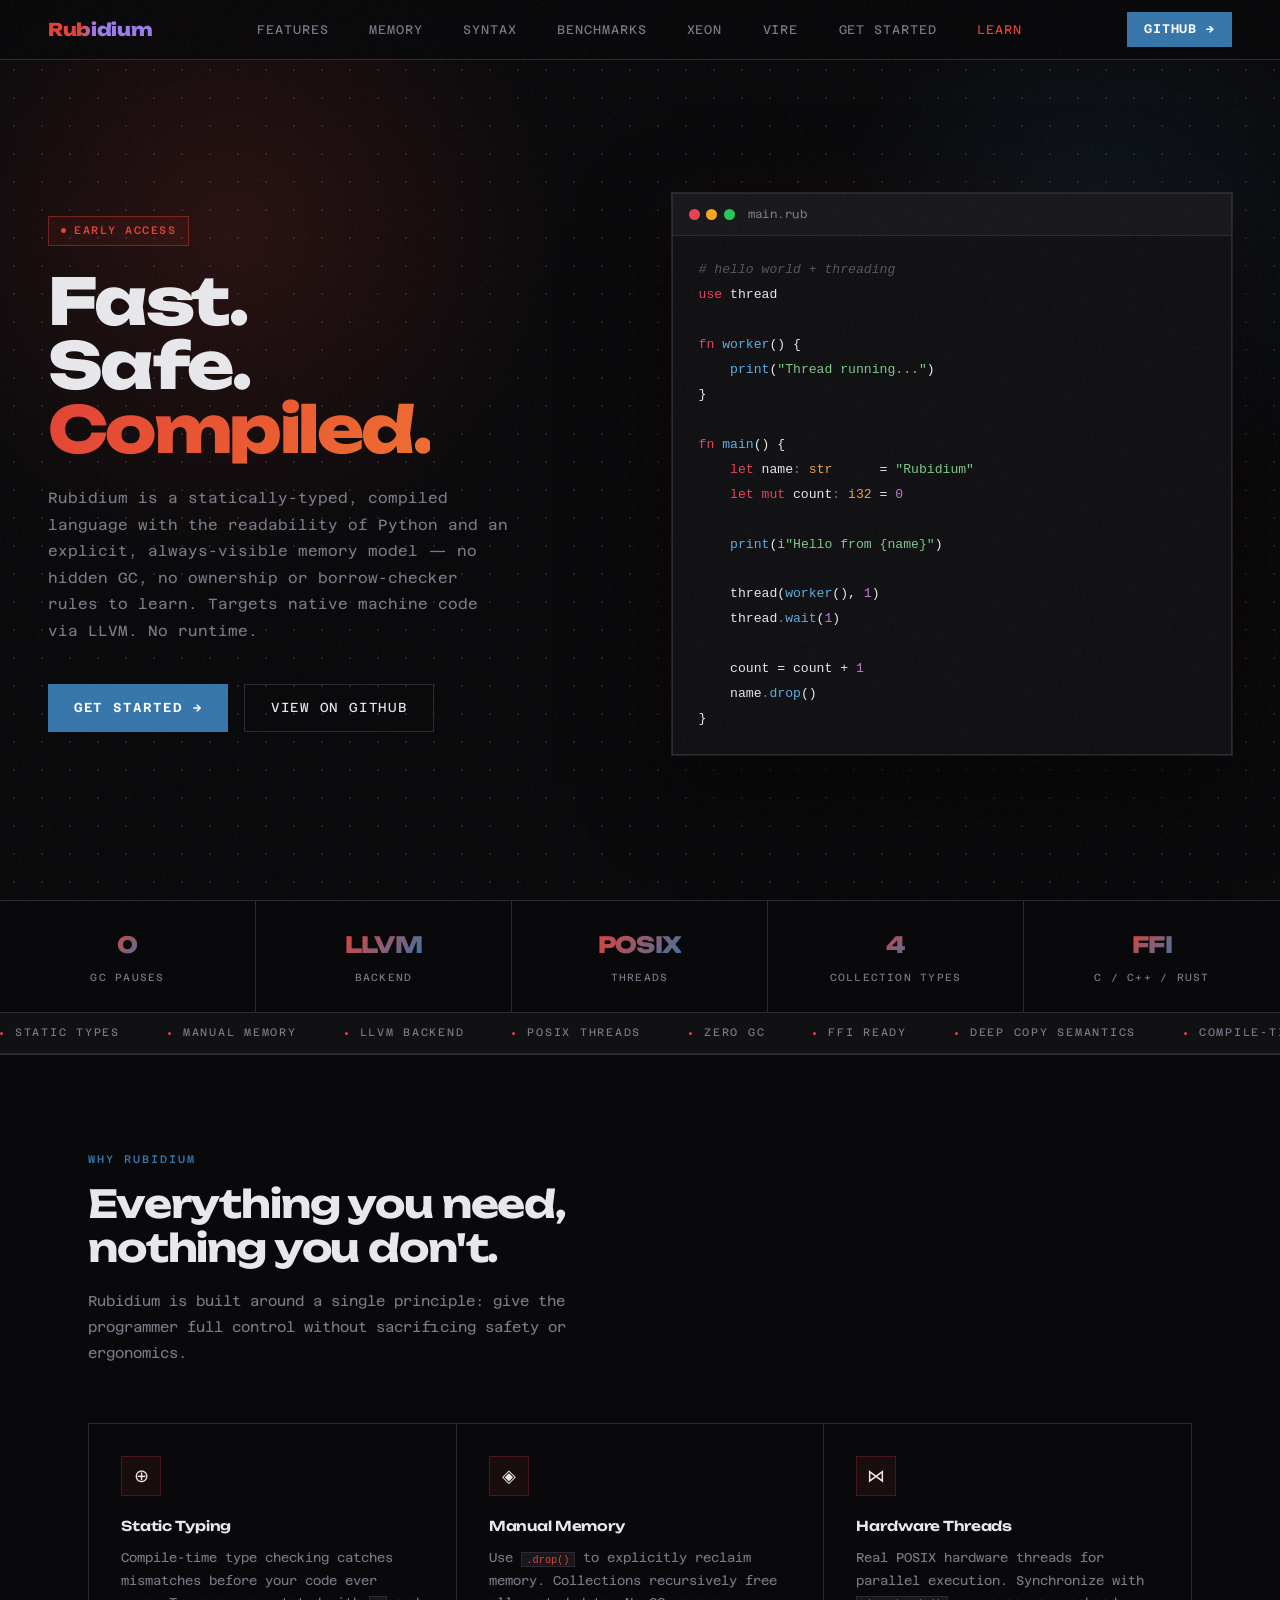
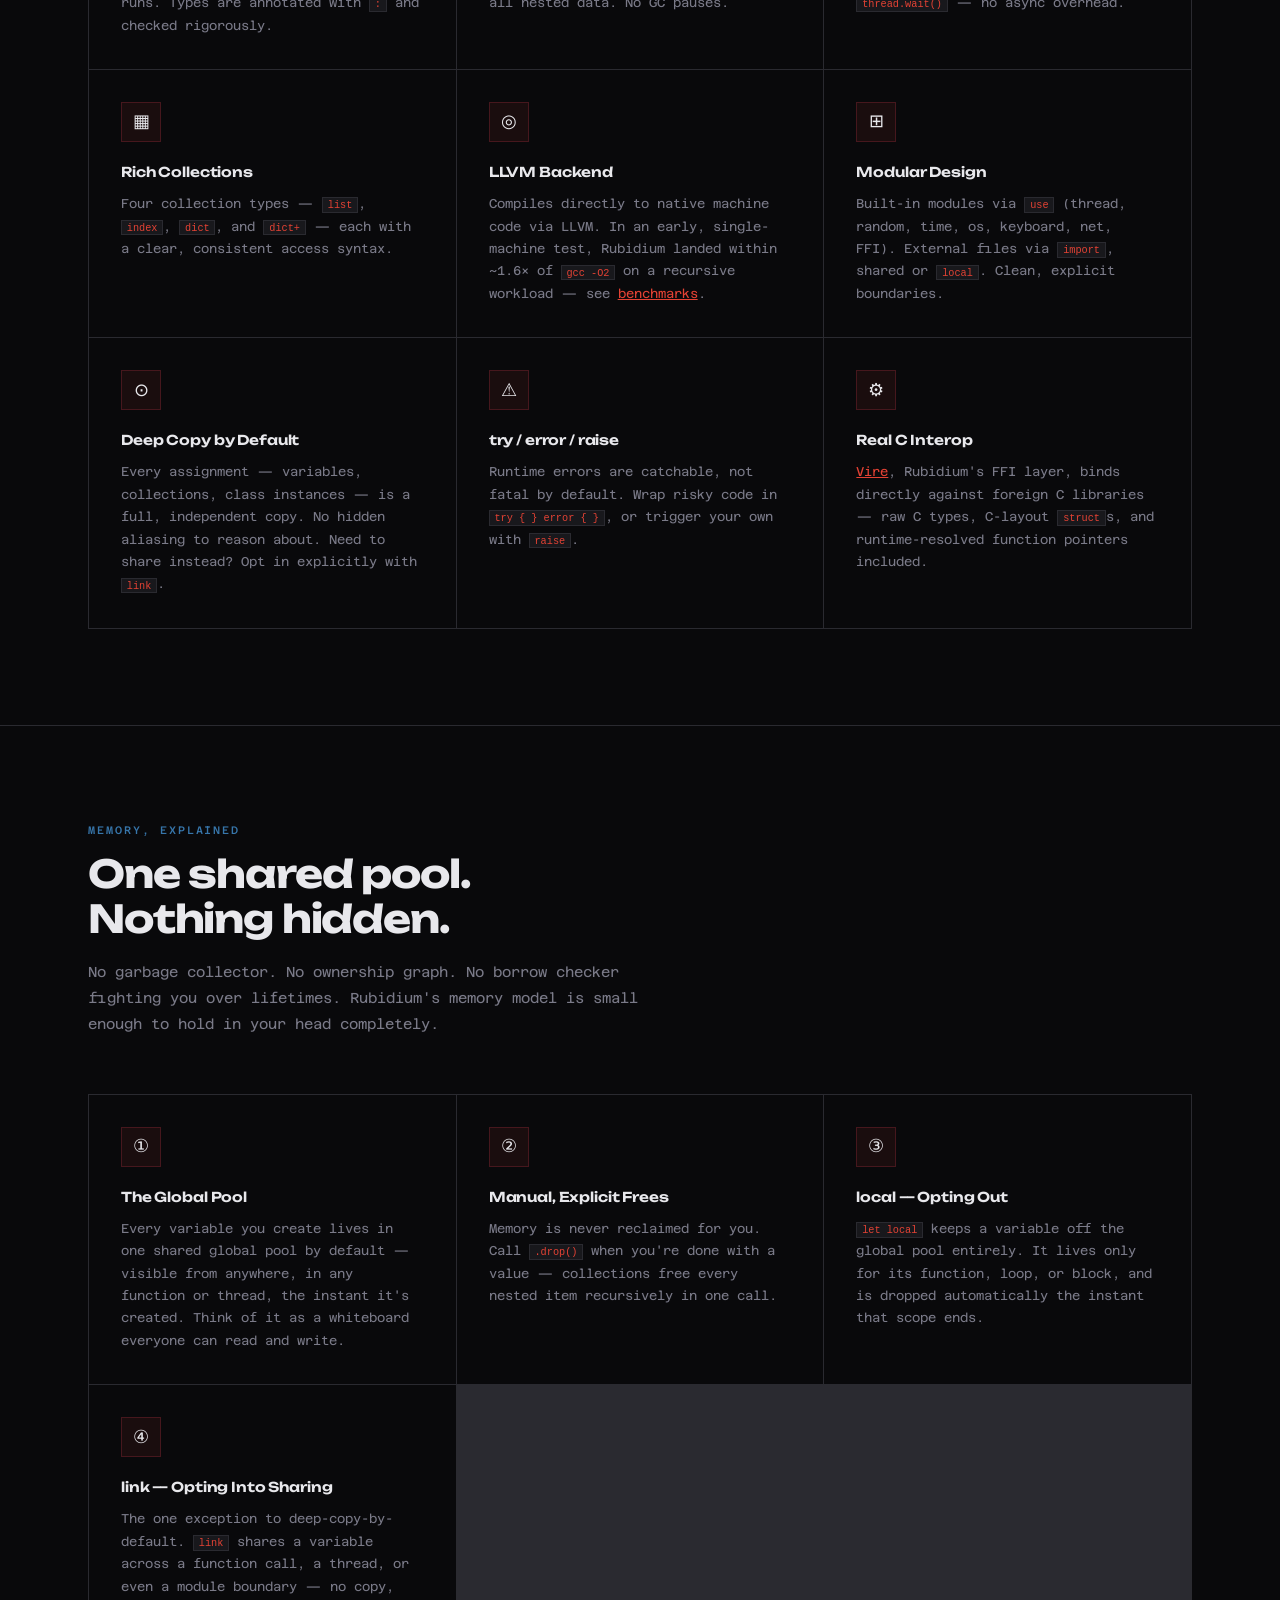
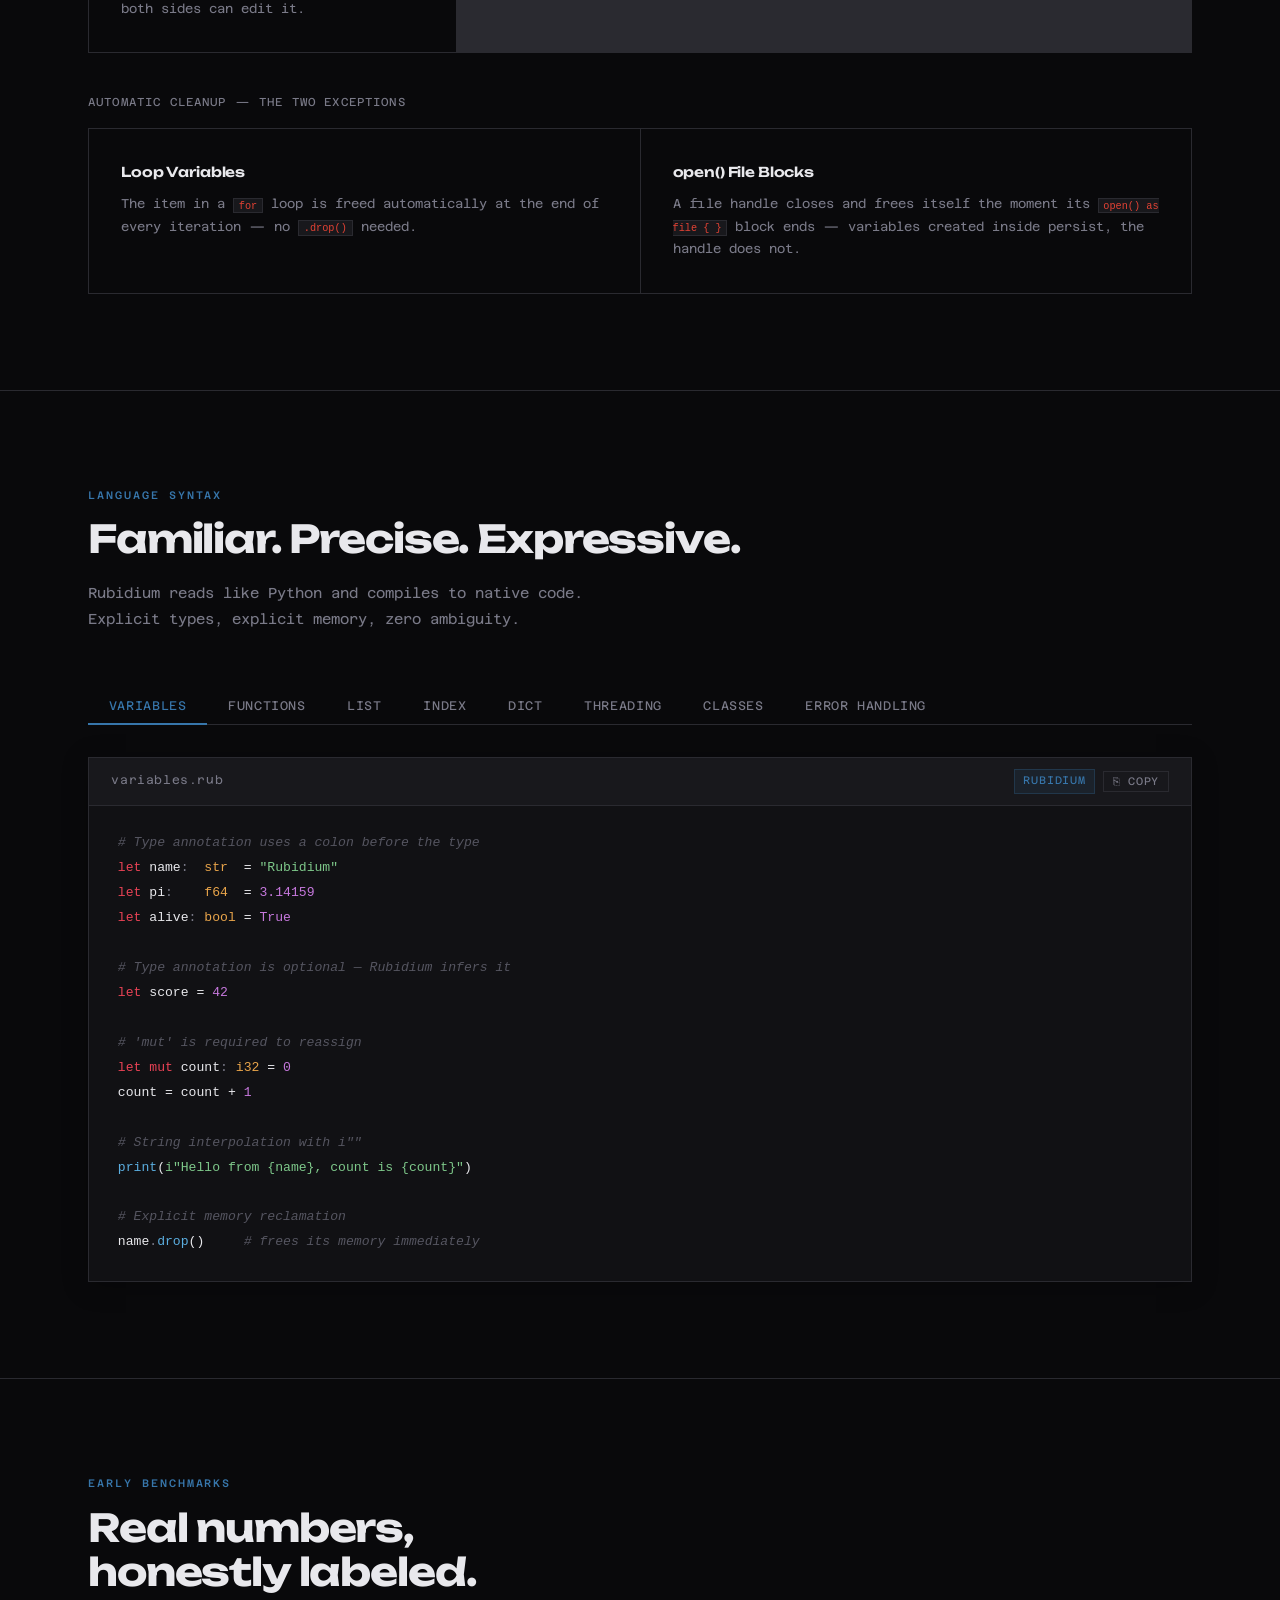
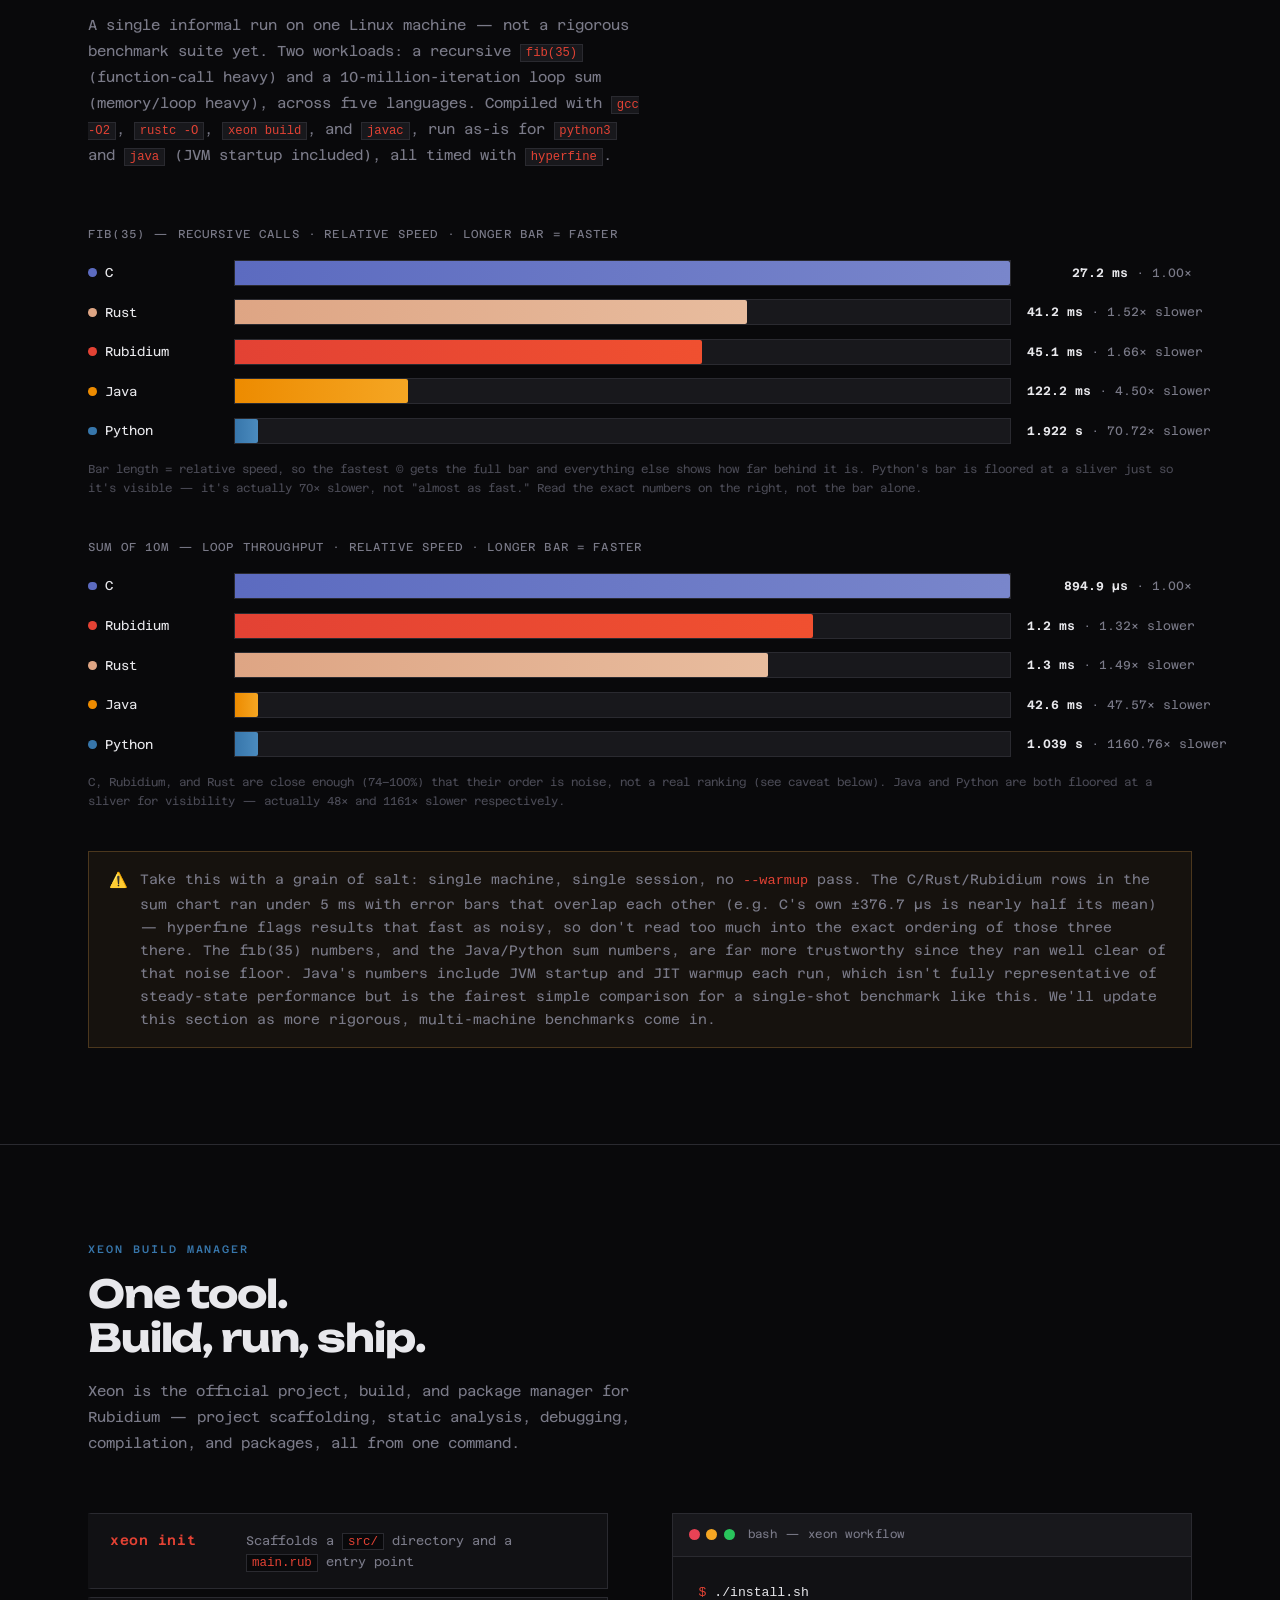
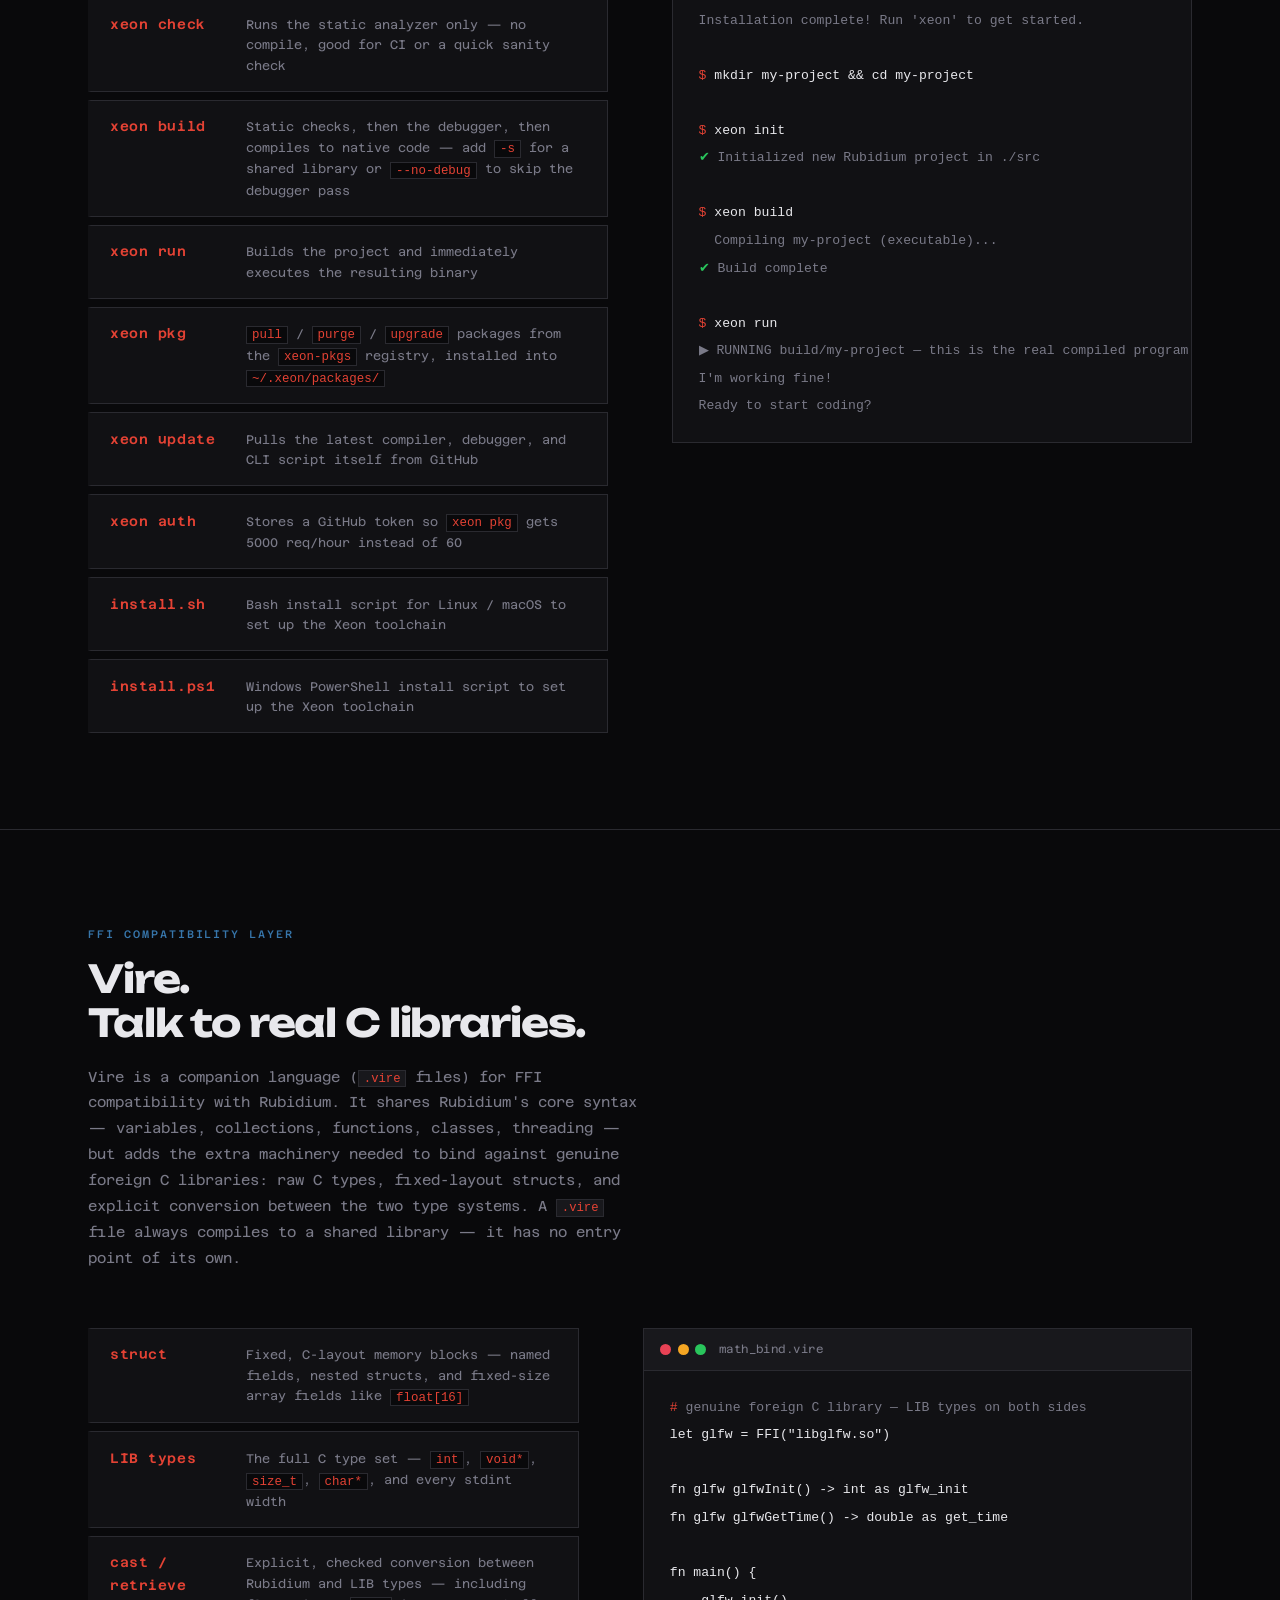
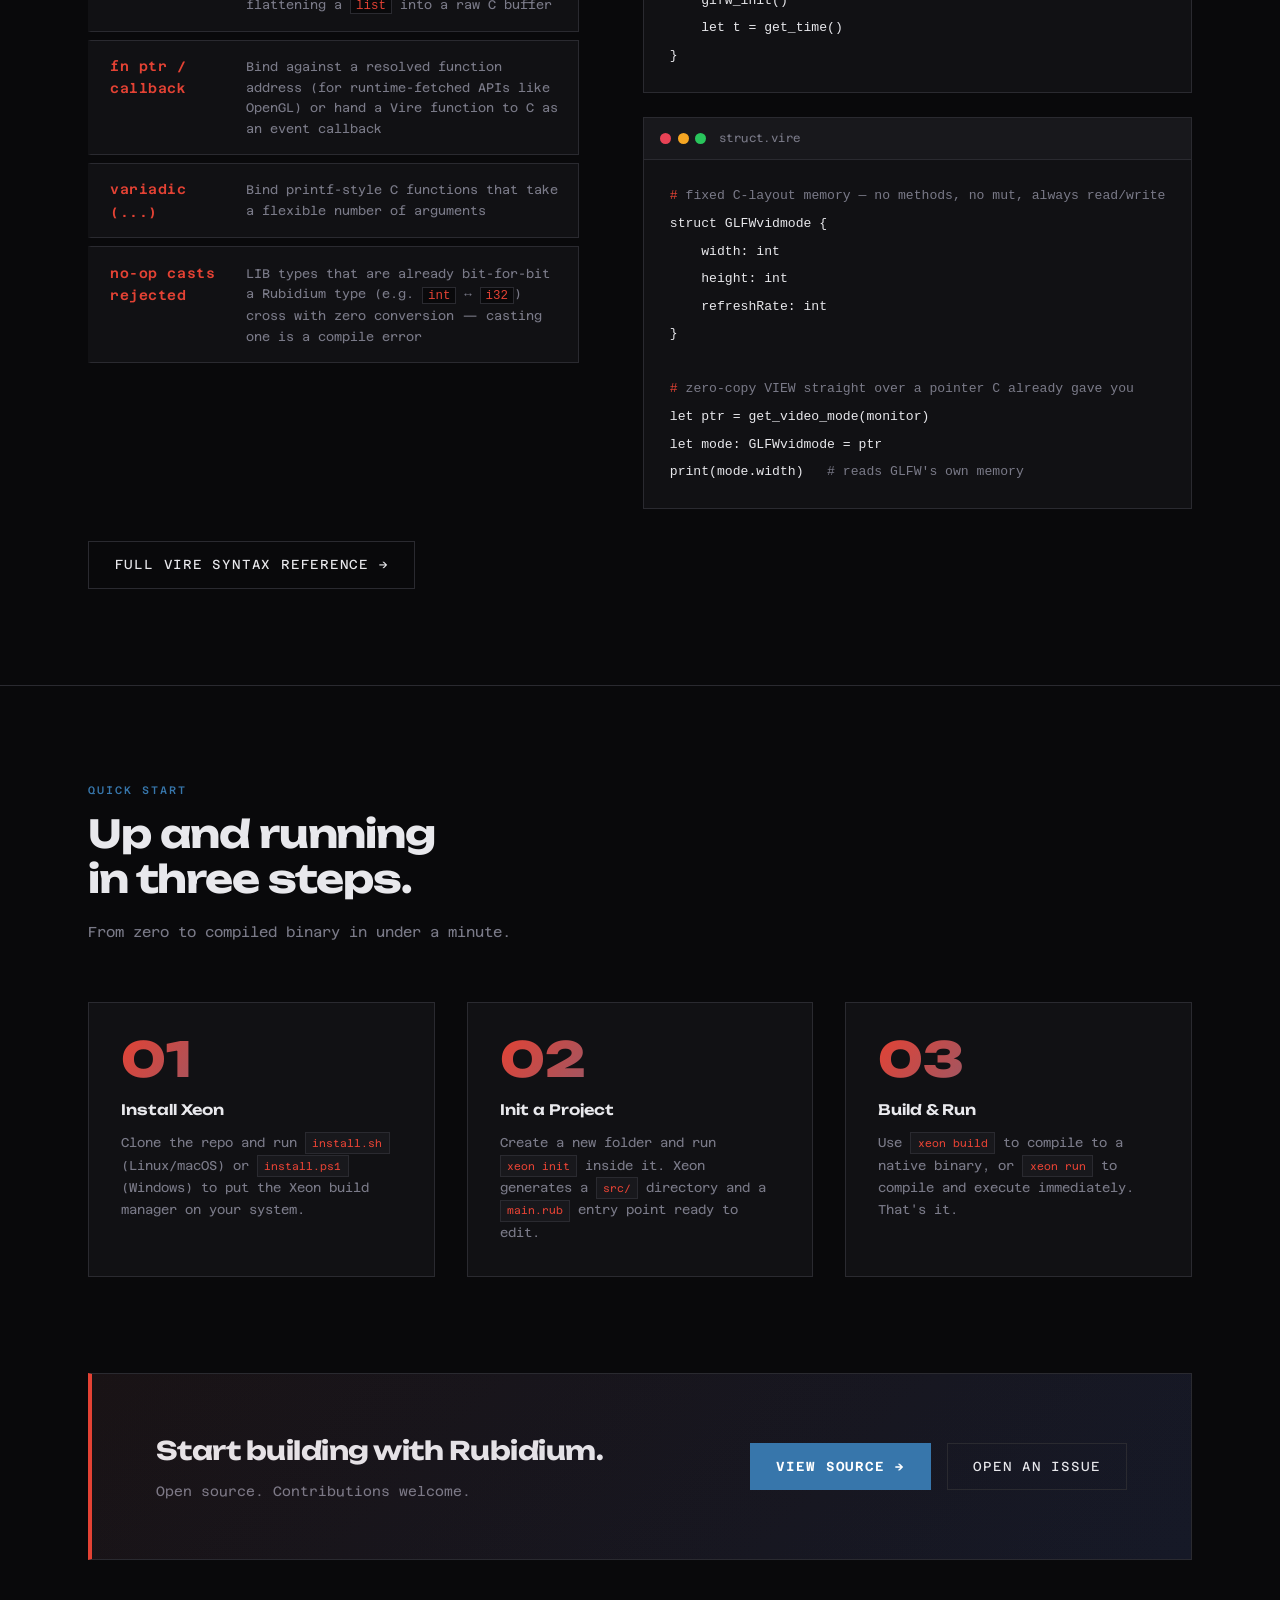
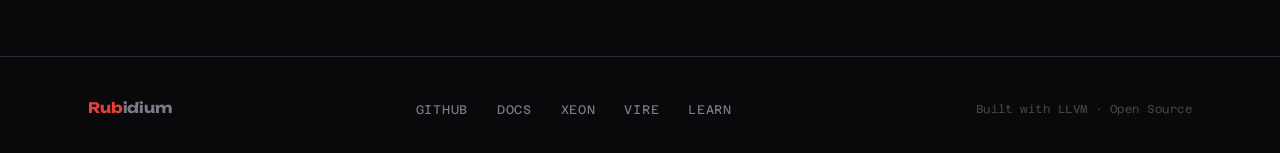
<file: index.html>
<!DOCTYPE html>
<html lang="en">
<head>
<meta charset="UTF-8" />
<meta name="viewport" content="width=device-width, initial-scale=1.0" />
<title>Rubidium — High-Performance Compiled Language</title>
<meta property="og:type" content="website" />
<meta property="og:title" content="Rubidium — A statically-typed compiled language" />
<meta property="og:description" content="Python-readable syntax, explicit memory with no GC or borrow checker, real hardware threads, and a build tool that just works. See the language, the book, and real benchmarks." />
<meta property="og:url" content="https://tomdexteryoutube.github.io/Rubidium.github.io/" />
<meta property="og:image" content="https://tomdexteryoutube.github.io/Rubidium.github.io/apple-touch-icon.png" />
<meta name="twitter:card" content="summary" />
<meta name="twitter:title" content="Rubidium — A statically-typed compiled language" />
<meta name="twitter:description" content="Python-readable syntax, explicit memory with no GC or borrow checker, real hardware threads, and a build tool that just works. See the language, the book, and real benchmarks." />
<meta name="twitter:image" content="https://tomdexteryoutube.github.io/Rubidium.github.io/apple-touch-icon.png" />
<meta name="description" content="Python-readable syntax, explicit memory with no GC or borrow checker, real hardware threads, and a build tool that just works. See the language, the book, and real benchmarks." />
<link rel="icon" type="image/svg+xml" href="favicon.svg" />
<link rel="icon" type="image/png" sizes="32x32" href="favicon-32.png" />
<link rel="icon" type="image/png" sizes="16x16" href="favicon-16.png" />
<link rel="apple-touch-icon" sizes="180x180" href="apple-touch-icon.png" />
<link rel="preconnect" href="https://fonts.googleapis.com" />
<link href="https://fonts.googleapis.com/css2?family=Unbounded:wght@300;400;600;800&family=Azeret+Mono:wght@300;400;500;600&display=swap" rel="stylesheet" />
<style>
  :root {
    --bg:      #09090b;
    --bg2:     #111114;
    --bg3:     #18181c;
    --border:  #2a2a30;
    --rb:      #E34234;
    --rb-hi:   #F05030;
    --rb-glow: rgba(227,66,52,0.18);
    --rb-dim:  rgba(227,66,52,0.08);
    --text:    #e8e8ec;
    --muted:   #7a7a88;
    --mono:    'Azeret Mono', monospace;
    --head:    'Unbounded', sans-serif;
    --py:      #3776AB;
    --py-hi:   #4B8BBE;
    --py-dim:  rgba(55,118,171,0.10);
    --vi:      #9d7bea;
    --vi-hi:   #b399f0;
    --vi-dim:  rgba(157,123,234,0.10);
  }

  *, *::before, *::after { box-sizing: border-box; margin: 0; padding: 0; }
  html { scroll-behavior: smooth; }
  body {
    background: var(--bg);
    color: var(--text);
    font-family: var(--mono);
    font-size: 15px;
    line-height: 1.65;
    overflow-x: hidden;
  }

  /* ── NOISE OVERLAY ── */
  body::before {
    content: '';
    position: fixed;
    inset: 0;
    background-image: url("data:image/svg+xml,%3Csvg viewBox='0 0 256 256' xmlns='http://www.w3.org/2000/svg'%3E%3Cfilter id='n'%3E%3CfeTurbulence type='fractalNoise' baseFrequency='0.9' numOctaves='4' stitchTiles='stitch'/%3E%3C/filter%3E%3Crect width='100%25' height='100%25' filter='url(%23n)' opacity='1'/%3E%3C/svg%3E");
    opacity: 0.025;
    pointer-events: none;
    z-index: 1000;
  }

  /* ── NAV ── */
  nav {
    position: fixed; top: 0; left: 0; right: 0; z-index: 100;
    display: flex; align-items: center; justify-content: space-between;
    padding: 0 3rem; height: 60px;
    background: rgba(9,9,11,0.85);
    backdrop-filter: blur(20px);
    border-bottom: 1px solid var(--border);
    transition: box-shadow 0.3s ease;
  }
  nav.scrolled { box-shadow: 0 1px 0 var(--border), 0 8px 32px rgba(0,0,0,0.5); }
  .nav-logo {
    font-family: var(--head); font-weight: 800; font-size: 1.1rem;
    letter-spacing: -0.02em; text-decoration: none;
    background: linear-gradient(90deg, var(--rb) 0%, var(--rb) 30%, var(--vi) 45%, var(--vi) 100%);
    -webkit-background-clip: text; background-clip: text;
    -webkit-text-fill-color: transparent; color: transparent;
  }
  .nav-logo .logo-Rub, .nav-logo .logo-idium { color: inherit; -webkit-text-fill-color: inherit; }
  .nav-links { display: flex; gap: 2.5rem; list-style: none; }
  .nav-links a {
    color: var(--muted); text-decoration: none; font-size: 0.78rem;
    letter-spacing: 0.08em; text-transform: uppercase;
    position: relative; transition: color 0.2s;
  }
  .nav-links a::after {
    content: ''; position: absolute; bottom: -3px; left: 0; right: 0;
    height: 1px; background: var(--rb);
    transform: scaleX(0); transform-origin: left;
    transition: transform 0.22s cubic-bezier(0.4,0,0.2,1);
  }
  .nav-links a:hover { color: var(--text); }
  .nav-links a:hover::after { transform: scaleX(1); }
  .nav-cta {
    display: inline-flex; align-items: center; gap: 0.5rem;
    padding: 0.45rem 1.1rem; background: var(--py); color: #fff;
    font-family: var(--mono); font-size: 0.78rem; font-weight: 600;
    letter-spacing: 0.06em; text-transform: uppercase;
    text-decoration: none; transition: background 0.2s, transform 0.15s;
  }
  .nav-cta:hover { background: var(--py-hi); transform: translateY(-1px); }

  /* ── HERO ── */
  .hero {
    min-height: 100vh;
    display: grid; grid-template-columns: 1fr 1fr;
    align-items: center; padding: 7rem 3rem 4rem; gap: 4rem;
    position: relative; overflow: hidden;
    background-image: radial-gradient(circle, rgba(42,42,48,0.7) 1px, transparent 1px);
    background-size: 28px 28px;
  }
  .hero::before {
    content: ''; position: absolute; top: -120px; left: -120px;
    width: 700px; height: 700px;
    background: radial-gradient(ellipse, rgba(227,66,52,0.15) 0%, transparent 68%);
    pointer-events: none; animation: pulse 7s ease-in-out infinite alternate;
  }
  .hero::after {
    content: ''; position: absolute; top: -40px; right: -100px;
    width: 560px; height: 560px;
    background: radial-gradient(ellipse, rgba(55,118,171,0.12) 0%, transparent 68%);
    pointer-events: none; animation: pulse 9s ease-in-out infinite alternate-reverse;
  }
  @keyframes pulse {
    from { opacity: 0.6; transform: scale(1); }
    to   { opacity: 1;   transform: scale(1.1); }
  }

  .hero-badge {
    display: inline-flex; align-items: center; gap: 0.5rem;
    font-size: 0.68rem; font-weight: 500; letter-spacing: 0.14em;
    text-transform: uppercase; color: var(--rb);
    border: 1px solid rgba(227,66,52,0.4);
    padding: 0.3rem 0.75rem; margin-bottom: 1.5rem;
    background: var(--rb-dim);
    animation: fadeup 0.6s ease both;
  }
  .badge-dot {
    width: 5px; height: 5px; border-radius: 50%;
    background: var(--rb); animation: blink 2s ease-in-out infinite;
  }
  @keyframes blink {
    0%, 100% { opacity: 1; }
    50%       { opacity: 0.3; }
  }

  .hero-title {
    font-family: var(--head);
    font-size: clamp(2.6rem, 5vw, 4.6rem);
    font-weight: 800; line-height: 1.0; letter-spacing: -0.04em;
    margin-bottom: 1.5rem; animation: fadeup 0.6s 0.1s ease both;
  }
  .hero-title .accent {
    background: linear-gradient(125deg, var(--rb) 0%, #F07030 55%, var(--rb) 100%);
    background-size: 200% auto;
    -webkit-background-clip: text; -webkit-text-fill-color: transparent;
    background-clip: text;
    animation: shimmer 5s linear infinite;
  }
  @keyframes shimmer {
    from { background-position: 0% center; }
    to   { background-position: 200% center; }
  }
  .hero-sub {
    color: var(--muted); font-size: 0.92rem; max-width: 460px;
    line-height: 1.8; margin-bottom: 2.5rem;
    animation: fadeup 0.6s 0.2s ease both;
  }
  .hero-actions {
    display: flex; gap: 1rem; flex-wrap: wrap;
    animation: fadeup 0.6s 0.3s ease both;
  }
  @keyframes fadeup {
    from { opacity: 0; transform: translateY(18px); }
    to   { opacity: 1; transform: translateY(0); }
  }

  /* ── BUTTONS ── */
  .btn-primary {
    display: inline-flex; align-items: center; gap: 0.5rem;
    padding: 0.75rem 1.6rem; background: var(--py); color: #fff;
    font-family: var(--mono); font-size: 0.82rem; font-weight: 600;
    letter-spacing: 0.07em; text-transform: uppercase; text-decoration: none;
    transition: background 0.2s, transform 0.18s cubic-bezier(0.4,0,0.2,1), box-shadow 0.25s;
  }
  .btn-primary:hover {
    background: var(--py-hi); transform: translateY(-2px);
    box-shadow: 0 0 0 1px rgba(75,139,190,0.4), 0 10px 32px rgba(55,118,171,0.28);
  }
  .btn-ghost {
    display: inline-flex; align-items: center; gap: 0.5rem;
    padding: 0.75rem 1.6rem; background: transparent; color: var(--text);
    font-family: var(--mono); font-size: 0.82rem; letter-spacing: 0.06em;
    text-transform: uppercase; text-decoration: none;
    border: 1px solid var(--border);
    transition: border-color 0.2s, color 0.2s, background 0.2s, transform 0.18s;
  }
  .btn-ghost:hover {
    background: rgba(255,255,255,0.03);
    border-color: var(--muted); transform: translateY(-1px);
  }

  /* ── TERMINAL ── */
  .terminal {
    background: var(--bg2); border: 1px solid var(--border);
    overflow: hidden;
    box-shadow: 0 30px 80px rgba(0,0,0,0.6), 0 0 0 1px var(--border), 0 0 60px rgba(227,66,52,0.05);
    animation: fadeup 0.7s 0.2s ease both;
    transition: box-shadow 0.4s cubic-bezier(0.4,0,0.2,1);
    position: relative; z-index: 1;
  }
  .terminal:hover {
    box-shadow: 0 32px 80px rgba(0,0,0,0.65), 0 0 0 1px rgba(227,66,52,0.25), 0 0 80px rgba(227,66,52,0.10);
  }
  .term-bar {
    display: flex; align-items: center; gap: 0.4rem;
    padding: 0.7rem 1rem; background: var(--bg3);
    border-bottom: 1px solid var(--border);
  }
  .dot { width: 11px; height: 11px; border-radius: 50%; }
  .dot-r { background: #e84255; } .dot-y { background: #f5a623; } .dot-g { background: #29c55c; }
  .term-title { margin-left: 0.4rem; font-size: 0.72rem; color: var(--muted); letter-spacing: 0.04em; }
  .term-body { padding: 1.4rem 1.6rem; font-size: 0.82rem; line-height: 1.9; overflow-x: auto; }
  .term-body pre { white-space: pre; }
  .cursor { display: inline-block; width: 7px; height: 14px; background: var(--rb); vertical-align: text-bottom; animation: blink 1s step-end infinite; }

  /* ── SYNTAX ── */
  .kw  { color: #e84255; } .ty  { color: #e8a44a; } .fn  { color: #5BAEE0; }
  .str { color: #7ec88a; } .cm  { color: #555560; font-style: italic; }
  .nb  { color: #c678dd; } .op  { color: var(--muted); }

  /* ── STATS STRIP ── */
  .stats-strip {
    border-top: 1px solid var(--border);
    border-bottom: 1px solid var(--border);
    display: grid; grid-template-columns: repeat(5, 1fr);
    overflow: hidden;
  }
  .stat-item {
    display: flex; flex-direction: column; align-items: center;
    padding: 1.6rem 1rem; gap: 0.35rem;
    border-right: 1px solid var(--border);
    position: relative; transition: background 0.2s;
  }
  .stat-item:last-child { border-right: none; }
  .stat-item:hover { background: var(--bg2); }
  .stat-item::after {
    content: ''; position: absolute; bottom: 0; left: 0; right: 0;
    height: 2px; background: linear-gradient(90deg, var(--rb), var(--py));
    transform: scaleX(0); transform-origin: left;
    transition: transform 0.3s ease;
  }
  .stat-item:hover::after { transform: scaleX(1); }
  .stat-val {
    font-family: var(--head); font-size: 1.4rem; font-weight: 800;
    letter-spacing: -0.04em;
    background: linear-gradient(135deg, var(--rb) 0%, var(--py) 100%);
    -webkit-background-clip: text; -webkit-text-fill-color: transparent;
    background-clip: text;
  }
  .stat-label {
    font-size: 0.65rem; letter-spacing: 0.12em; text-transform: uppercase;
    color: var(--muted);
  }

  /* ── TICKER ── */
  .ticker {
    border-bottom: 1px solid var(--border);
    overflow: hidden; padding: 0.7rem 0;
    background: var(--bg2);
  }
  .ticker-track {
    display: flex; gap: 3rem; white-space: nowrap;
    animation: ticker 30s linear infinite;
  }
  .ticker-track:hover { animation-play-state: paused; }
  @keyframes ticker {
    from { transform: translateX(0); }
    to   { transform: translateX(-50%); }
  }
  .ticker-item {
    font-size: 0.68rem; letter-spacing: 0.16em; text-transform: uppercase;
    color: var(--muted); display: flex; align-items: center; gap: 0.75rem;
    flex-shrink: 0;
  }
  .ticker-item .tick-dot { width: 3px; height: 3px; border-radius: 50%; background: var(--rb); flex-shrink: 0; }

  /* ── SECTION ── */
  section { padding: 6rem 3rem; max-width: 1200px; margin: 0 auto; }
  .section-label {
    font-size: 0.68rem; font-weight: 500; letter-spacing: 0.18em;
    text-transform: uppercase; color: var(--py); margin-bottom: 0.8rem;
  }
  .section-title {
    font-family: var(--head); font-size: clamp(1.8rem, 3vw, 2.8rem);
    font-weight: 700; letter-spacing: -0.03em; line-height: 1.15; margin-bottom: 1.2rem;
  }
  .section-desc {
    color: var(--muted); max-width: 560px; font-size: 0.9rem;
    line-height: 1.8; margin-bottom: 3.5rem;
  }
  .divider { border: none; border-top: 1px solid var(--border); margin: 0; }

  /* ── FEATURES ── */
  .features-grid {
    display: grid; grid-template-columns: repeat(3, 1fr);
    gap: 1px; background: var(--border);
    border: 1px solid var(--border); overflow: hidden;
  }
  .feat-card {
    background: var(--bg); padding: 2rem; position: relative; overflow: hidden;
    transition: background 0.22s, transform 0.2s cubic-bezier(0.4,0,0.2,1), box-shadow 0.25s;
  }
  .feat-card:hover { background: var(--bg2); transform: translateY(-2px); z-index: 2;
    box-shadow: inset 0 0 0 1px var(--border), 0 12px 36px rgba(0,0,0,0.35); }
  .feat-card::after {
    content: ''; position: absolute; bottom: 0; left: 0; right: 0; height: 2px;
    background: linear-gradient(90deg, var(--rb), var(--py));
    transform: scaleX(0); transform-origin: left;
    transition: transform 0.32s cubic-bezier(0.4,0,0.2,1);
  }
  .feat-card:hover::after { transform: scaleX(1); }
  .feat-icon {
    width: 40px; height: 40px; display: flex; align-items: center;
    justify-content: center;
    background: var(--rb-dim); border: 1px solid rgba(200,55,74,0.25);
    margin-bottom: 1.2rem; font-size: 1.1rem;
    transition: background 0.2s, border-color 0.2s, transform 0.2s;
  }
  .feat-card:hover .feat-icon {
    background: rgba(227,66,52,0.12); border-color: rgba(227,66,52,0.4);
    transform: scale(1.08);
  }
  .feat-name { font-family: var(--head); font-size: 0.85rem; font-weight: 600; letter-spacing: -0.01em; margin-bottom: 0.6rem; }
  .feat-desc { font-size: 0.8rem; color: var(--muted); line-height: 1.75; }

  /* ── TABS / CODE PANELS ── */
  .syntax-section { max-width: 1200px; margin: 0 auto; padding: 6rem 3rem; }
  .tabs { display: flex; gap: 0; border-bottom: 1px solid var(--border); margin-bottom: 2rem; flex-wrap: wrap; }
  .tab {
    padding: 0.6rem 1.3rem; font-family: var(--mono); font-size: 0.78rem;
    letter-spacing: 0.05em; color: var(--muted); cursor: pointer;
    border: none; background: transparent;
    border-bottom: 2px solid transparent; margin-bottom: -1px;
    transition: color 0.18s, border-color 0.18s; text-transform: uppercase;
  }
  .tab.active { color: var(--py); border-bottom-color: var(--py); }
  .tab:hover:not(.active) { color: var(--text); }
  .code-panel { display: none; background: var(--bg2); border: 1px solid var(--border); }
  .code-panel.active { display: block; box-shadow: 0 4px 24px rgba(0,0,0,0.25); }
  .code-panel-header {
    display: flex; align-items: center; justify-content: space-between;
    padding: 0.7rem 1.4rem; background: var(--bg3); border-bottom: 1px solid var(--border);
  }
  .code-filename { font-size: 0.75rem; color: var(--muted); letter-spacing: 0.05em; }
  .code-lang {
    font-size: 0.68rem; background: var(--py-dim); color: var(--py);
    border: 1px solid rgba(55,118,171,0.25); padding: 0.15rem 0.5rem;
    letter-spacing: 0.08em; text-transform: uppercase;
  }
  .code-body { padding: 1.6rem 1.8rem; font-size: 0.82rem; line-height: 1.9; overflow-x: auto; }
  .code-body pre { white-space: pre; }

  /* Copy button */
  .copy-btn {
    display: flex; align-items: center; gap: 0.3rem;
    font-family: var(--mono); font-size: 0.68rem; letter-spacing: 0.06em;
    text-transform: uppercase; color: var(--muted); background: transparent;
    border: 1px solid var(--border); padding: 0.2rem 0.55rem; cursor: pointer;
    transition: color 0.2s, border-color 0.2s, background 0.2s;
    user-select: none;
  }
  .copy-btn:hover { color: var(--text); border-color: var(--muted); background: var(--bg); }
  .copy-btn.copied { color: #29c55c; border-color: #29c55c; }

  /* ── XEON ── */
  .xeon-section { max-width: 1200px; margin: 0 auto; padding: 6rem 3rem; }
  .xeon-wrap { display: grid; grid-template-columns: 1fr 1fr; gap: 4rem; align-items: start; }
  .xeon-commands { display: flex; flex-direction: column; gap: 0.5rem; }
  .cmd-row {
    display: flex; align-items: baseline; gap: 1rem; padding: 0.9rem 1.2rem;
    background: var(--bg2); border: 1px solid var(--border);
    border-left: 3px solid transparent;
    transition: border-left-color 0.2s, background 0.2s, transform 0.18s;
  }
  .cmd-row:hover { border-left-color: var(--rb); background: var(--bg3); transform: translateX(3px); }
  .cmd-name { color: var(--rb); font-weight: 600; font-size: 0.85rem; min-width: 120px; letter-spacing: 0.04em; }
  .cmd-desc { color: var(--muted); font-size: 0.78rem; }
  .xeon-terminal { background: var(--bg2); border: 1px solid var(--border); overflow: hidden; }
  .xeon-term-body { padding: 1.4rem 1.6rem; font-size: 0.82rem; line-height: 2.1; }
  .prompt { color: var(--rb); } .cmd-text { color: var(--text); }
  .out-text { color: var(--muted); } .success { color: #29c55c; }

  /* ── GET STARTED ── */
  .start-section { max-width: 1200px; margin: 0 auto; padding: 6rem 3rem; }
  .steps { display: grid; grid-template-columns: repeat(3, 1fr); gap: 2rem; }
  .step {
    padding: 2rem; background: var(--bg2); border: 1px solid var(--border);
    transition: background 0.2s, box-shadow 0.25s, transform 0.2s cubic-bezier(0.4,0,0.2,1);
  }
  .step:hover { background: var(--bg3); transform: translateY(-2px); box-shadow: 0 8px 28px rgba(0,0,0,0.25); }
  .step-num {
    font-family: var(--head); font-size: 3rem; font-weight: 800; line-height: 1; margin-bottom: 1rem;
    background: linear-gradient(125deg, var(--rb) 0%, var(--py) 100%);
    -webkit-background-clip: text; -webkit-text-fill-color: transparent; background-clip: text;
  }
  .step-title { font-family: var(--head); font-size: 0.9rem; font-weight: 600; margin-bottom: 0.6rem; }
  .step-desc { font-size: 0.8rem; color: var(--muted); line-height: 1.75; }
  .inline-code {
    display: inline-block; background: var(--bg3); border: 1px solid var(--border);
    color: var(--rb); padding: 0.05rem 0.4rem; font-size: 0.82em;
  }

  /* ── CTA ── */
  .cta-wrap { max-width: 1200px; margin: 0 auto; padding: 0 3rem 6rem; }
  .cta-banner {
    position: relative; overflow: hidden;
    background: linear-gradient(135deg, var(--bg2) 0%, #141420 100%);
    border: 1px solid var(--border); border-left: 4px solid var(--rb);
    padding: 3.5rem 4rem;
    display: flex; align-items: center; justify-content: space-between; gap: 2rem;
    transition: box-shadow 0.3s;
  }
  .cta-banner::before {
    content: ''; position: absolute; inset: 0;
    background: linear-gradient(135deg, rgba(227,66,52,0.04) 0%, rgba(55,118,171,0.05) 100%);
    pointer-events: none;
  }
  .cta-banner:hover { box-shadow: 0 0 0 1px rgba(227,66,52,0.2), 0 16px 48px rgba(0,0,0,0.3); }
  .cta-banner-title { font-family: var(--head); font-size: 1.6rem; font-weight: 700; letter-spacing: -0.02em; margin-bottom: 0.5rem; }
  .cta-banner-sub { color: var(--muted); font-size: 0.85rem; }

  /* ── FOOTER ── */
  .footer-outer { border-top: 1px solid var(--border); }
  footer {
    padding: 2.5rem 3rem; display: flex; align-items: center; justify-content: space-between;
    max-width: 1200px; margin: 0 auto;
  }
  .footer-brand { font-family: var(--head); font-size: 0.9rem; font-weight: 700; letter-spacing: -0.01em; }
  .footer-brand .logo-Rub   { color: var(--rb); }
  .footer-brand .logo-idium { color: var(--muted); }
  .footer-links { display: flex; gap: 1.8rem; list-style: none; }
  .footer-links a {
    color: var(--muted); text-decoration: none; font-size: 0.78rem;
    letter-spacing: 0.06em; text-transform: uppercase;
    transition: color 0.18s, letter-spacing 0.18s;
  }
  .footer-links a:hover { color: var(--text); letter-spacing: 0.09em; }
  .footer-copy { font-size: 0.72rem; color: #444; letter-spacing: 0.04em; }

  /* ── REVEAL ── */
  .reveal { opacity: 0; transform: translateY(24px); transition: opacity 0.6s cubic-bezier(0.4,0,0.2,1), transform 0.6s cubic-bezier(0.4,0,0.2,1); }

  /* ── BENCHMARK BAR CHARTS ── */
  .bench-chart-title { font-size: 0.72rem; letter-spacing: 0.1em; text-transform: uppercase; color: var(--muted); margin-bottom: 1rem; }
  .bench-chart { display: flex; flex-direction: column; gap: 0.85rem; margin-bottom: 2.5rem; }
  .bench-row { display: flex; align-items: center; gap: 1rem; }
  .bench-label { width: 130px; flex-shrink: 0; font-size: 0.8rem; color: var(--text); display: flex; align-items: center; gap: 0.5rem; }
  .bench-dot { width: 0.55rem; height: 0.55rem; border-radius: 50%; flex-shrink: 0; }
  .bench-track { flex: 1; height: 26px; background: var(--bg3); border: 1px solid var(--border); position: relative; overflow: hidden; }
  .bench-fill {
    height: 100%; border-radius: 0 2px 2px 0;
    transform: scaleX(0); transform-origin: left;
    animation: benchGrow 1s cubic-bezier(0.16,1,0.3,1) forwards;
  }
  .bench-row:nth-child(1) .bench-fill { animation-delay: 0.05s; }
  .bench-row:nth-child(2) .bench-fill { animation-delay: 0.15s; }
  .bench-row:nth-child(3) .bench-fill { animation-delay: 0.25s; }
  .bench-row:nth-child(4) .bench-fill { animation-delay: 0.35s; }
  .bench-row:nth-child(5) .bench-fill { animation-delay: 0.45s; }
  @keyframes benchGrow { to { transform: scaleX(1); } }
  .bench-value { width: 165px; flex-shrink: 0; font-size: 0.76rem; color: var(--muted); text-align: right; white-space: nowrap; }
  .bench-value strong { color: var(--text); font-weight: 600; }
  .bench-scale-note { font-size: 0.72rem; color: var(--dim, #4a4a55); margin-top: -1.5rem; margin-bottom: 2.5rem; }
  @media (max-width: 640px) {
    .bench-label { width: 84px; font-size: 0.72rem; }
    .bench-value { width: 110px; font-size: 0.68rem; }
  }
  @media (prefers-reduced-motion: reduce) {
    .bench-fill { animation: none; transform: scaleX(1); }
  }
  .reveal.visible { opacity: 1; transform: translateY(0); }

  /* ── SCROLLBAR ── */
  ::-webkit-scrollbar { width: 6px; height: 6px; }
  ::-webkit-scrollbar-track { background: var(--bg); }
  ::-webkit-scrollbar-thumb { background: var(--border); border-radius: 3px; }
  ::-webkit-scrollbar-thumb:hover { background: var(--muted); }
  * { scrollbar-width: thin; scrollbar-color: var(--border) transparent; }
  ::selection { background: rgba(55,118,171,0.25); color: var(--text); }

  /* ── RESPONSIVE ── */
  @media (max-width: 900px) {
    .hero { grid-template-columns: 1fr; padding-top: 6rem; }
    .features-grid { grid-template-columns: 1fr 1fr; }
    .steps { grid-template-columns: 1fr; }
    .xeon-wrap { grid-template-columns: 1fr; }
    .cta-banner { flex-direction: column; align-items: flex-start; }
    nav { padding: 0 1.5rem; }
    .nav-links { display: none; }
    section, .syntax-section, .xeon-section, .start-section { padding: 4rem 1.5rem; }
    .stats-strip { grid-template-columns: repeat(3, 1fr); }
  }
  @media (max-width: 600px) {
    .features-grid { grid-template-columns: 1fr; }
    .stats-strip { grid-template-columns: repeat(2, 1fr); }
  }
</style>
</head>
<body>

<!-- NAV -->
<nav>
  <a class="nav-logo" href="#">
    <span class="logo-Rub">Rub</span><span class="logo-idium">idium</span>
  </a>
  <ul class="nav-links">
    <li><a href="#features">Features</a></li>
    <li><a href="#memory">Memory</a></li>
    <li><a href="#syntax">Syntax</a></li>
    <li><a href="#benchmarks">Benchmarks</a></li>
    <li><a href="#xeon">Xeon</a></li>
    <li><a href="#vire">Vire</a></li>
    <li><a href="#start">Get Started</a></li>
    <li><a href="learn.html" style="color:var(--rb);">Learn</a></li>
  </ul>
  <a class="nav-cta" href="https://github.com/TomDexterYoutube/Xeon-Rubidium" target="_blank">GitHub →</a>
</nav>

<!-- HERO -->
<div class="hero">
  <div class="hero-left" style="position:relative;z-index:1">
    <div class="hero-badge"><span class="badge-dot"></span> Early Access</div>
    <h1 class="hero-title">
      Fast.<br>Safe.<br><span class="accent">Compiled.</span>
    </h1>
    <p class="hero-sub">
      Rubidium is a statically-typed, compiled language with the readability
      of Python and an explicit, always-visible memory model —
      no hidden GC, no ownership or borrow-checker rules to learn.
      Targets native machine code via LLVM. No runtime.
    </p>
    <div class="hero-actions">
      <a class="btn-primary" href="#start">Get Started →</a>
      <a class="btn-ghost" href="https://github.com/TomDexterYoutube/Xeon-Rubidium" target="_blank">View on GitHub</a>
    </div>
  </div>
  <div class="hero-right">
    <div class="terminal">
      <div class="term-bar">
        <span class="dot dot-r"></span>
        <span class="dot dot-y"></span>
        <span class="dot dot-g"></span>
        <span class="term-title">main.rub</span>
      </div>
      <div class="term-body">
<pre id="typed-code"><span class="cm"># hello world + threading</span>
<span class="kw">use</span> thread

<span class="kw">fn</span> <span class="fn">worker</span>() {
    <span class="fn">print</span>(<span class="str">"Thread running..."</span>)
}

<span class="kw">fn</span> <span class="fn">main</span>() {
    <span class="kw">let</span> name<span class="op">:</span> <span class="ty">str</span>      = <span class="str">"Rubidium"</span>
    <span class="kw">let mut</span> count<span class="op">:</span> <span class="ty">i32</span> = <span class="nb">0</span>

    <span class="fn">print</span>(<span class="str">i"Hello from {name}"</span>)

    thread(<span class="fn">worker</span>(), <span class="nb">1</span>)
    thread<span class="op">.</span><span class="fn">wait</span>(<span class="nb">1</span>)

    count = count + <span class="nb">1</span>
    name<span class="op">.</span><span class="fn">drop</span>()
}</pre>
      </div>
    </div>
  </div>
</div>

<!-- STATS STRIP -->
<div class="stats-strip">
  <div class="stat-item">
    <span class="stat-val">0</span>
    <span class="stat-label">GC Pauses</span>
  </div>
  <div class="stat-item">
    <span class="stat-val">LLVM</span>
    <span class="stat-label">Backend</span>
  </div>
  <div class="stat-item">
    <span class="stat-val">POSIX</span>
    <span class="stat-label">Threads</span>
  </div>
  <div class="stat-item">
    <span class="stat-val">4</span>
    <span class="stat-label">Collection Types</span>
  </div>
  <div class="stat-item">
    <span class="stat-val">FFI</span>
    <span class="stat-label">C / C++ / Rust</span>
  </div>
</div>

<!-- TICKER -->
<div class="ticker">
  <div class="ticker-track" id="ticker">
    <!-- filled by JS -->
  </div>
</div>

<hr class="divider" />

<!-- FEATURES -->
<section id="features">
  <div class="section-label">Why Rubidium</div>
  <h2 class="section-title">Everything you need,<br>nothing you don't.</h2>
  <p class="section-desc">
    Rubidium is built around a single principle: give the programmer full control
    without sacrificing safety or ergonomics.
  </p>
  <div class="features-grid reveal">
    <div class="feat-card">
      <div class="feat-icon">⊕</div>
      <div class="feat-name">Static Typing</div>
      <div class="feat-desc">Compile-time type checking catches mismatches before your code ever runs. Types are annotated with <code style="background:var(--bg3);border:1px solid var(--border);color:var(--rb);padding:0.05rem 0.3rem;font-size:0.8em">:</code> and checked rigorously.</div>
    </div>
    <div class="feat-card">
      <div class="feat-icon">◈</div>
      <div class="feat-name">Manual Memory</div>
      <div class="feat-desc">Use <code style="background:var(--bg3);border:1px solid var(--border);color:var(--rb);padding:0.05rem 0.3rem;font-size:0.8em">.drop()</code> to explicitly reclaim memory. Collections recursively free all nested data. No GC pauses.</div>
    </div>
    <div class="feat-card">
      <div class="feat-icon">⋈</div>
      <div class="feat-name">Hardware Threads</div>
      <div class="feat-desc">Real POSIX hardware threads for parallel execution. Synchronize with <code style="background:var(--bg3);border:1px solid var(--border);color:var(--rb);padding:0.05rem 0.3rem;font-size:0.8em">thread.wait()</code> — no async overhead.</div>
    </div>
    <div class="feat-card">
      <div class="feat-icon">▦</div>
      <div class="feat-name">Rich Collections</div>
      <div class="feat-desc">Four collection types — <code style="background:var(--bg3);border:1px solid var(--border);color:var(--rb);padding:0.05rem 0.3rem;font-size:0.8em">list</code>, <code style="background:var(--bg3);border:1px solid var(--border);color:var(--rb);padding:0.05rem 0.3rem;font-size:0.8em">index</code>, <code style="background:var(--bg3);border:1px solid var(--border);color:var(--rb);padding:0.05rem 0.3rem;font-size:0.8em">dict</code>, and <code style="background:var(--bg3);border:1px solid var(--border);color:var(--rb);padding:0.05rem 0.3rem;font-size:0.8em">dict+</code> — each with a clear, consistent access syntax.</div>
    </div>
    <div class="feat-card">
      <div class="feat-icon">◎</div>
      <div class="feat-name">LLVM Backend</div>
      <div class="feat-desc">Compiles directly to native machine code via LLVM. In an early, single-machine test, Rubidium landed within ~1.6× of <code style="background:var(--bg3);border:1px solid var(--border);color:var(--rb);padding:0.05rem 0.3rem;font-size:0.8em">gcc -O2</code> on a recursive workload — see <a href="#benchmarks" style="color:var(--rb)">benchmarks</a>.</div>
    </div>
    <div class="feat-card">
      <div class="feat-icon">⊞</div>
      <div class="feat-name">Modular Design</div>
      <div class="feat-desc">Built-in modules via <code style="background:var(--bg3);border:1px solid var(--border);color:var(--rb);padding:0.05rem 0.3rem;font-size:0.8em">use</code> (thread, random, time, os, keyboard, net, FFI). External files via <code style="background:var(--bg3);border:1px solid var(--border);color:var(--rb);padding:0.05rem 0.3rem;font-size:0.8em">import</code>, shared or <code style="background:var(--bg3);border:1px solid var(--border);color:var(--rb);padding:0.05rem 0.3rem;font-size:0.8em">local</code>. Clean, explicit boundaries.</div>
    </div>
    <div class="feat-card">
      <div class="feat-icon">⊙</div>
      <div class="feat-name">Deep Copy by Default</div>
      <div class="feat-desc">Every assignment — variables, collections, class instances — is a full, independent copy. No hidden aliasing to reason about. Need to share instead? Opt in explicitly with <code style="background:var(--bg3);border:1px solid var(--border);color:var(--rb);padding:0.05rem 0.3rem;font-size:0.8em">link</code>.</div>
    </div>
    <div class="feat-card">
      <div class="feat-icon">⚠</div>
      <div class="feat-name">try / error / raise</div>
      <div class="feat-desc">Runtime errors are catchable, not fatal by default. Wrap risky code in <code style="background:var(--bg3);border:1px solid var(--border);color:var(--rb);padding:0.05rem 0.3rem;font-size:0.8em">try { } error { }</code>, or trigger your own with <code style="background:var(--bg3);border:1px solid var(--border);color:var(--rb);padding:0.05rem 0.3rem;font-size:0.8em">raise</code>.</div>
    </div>
    <div class="feat-card">
      <div class="feat-icon">⚙</div>
      <div class="feat-name">Real C Interop</div>
      <div class="feat-desc"><a href="#vire" style="color:var(--rb)">Vire</a>, Rubidium's FFI layer, binds directly against foreign C libraries — raw C types, C-layout <code style="background:var(--bg3);border:1px solid var(--border);color:var(--rb);padding:0.05rem 0.3rem;font-size:0.8em">struct</code>s, and runtime-resolved function pointers included.</div>
    </div>
  </div>
</section>

<hr class="divider" />

<!-- MEMORY MODEL -->
<section id="memory">
  <div class="section-label">Memory, Explained</div>
  <h2 class="section-title">One shared pool.<br>Nothing hidden.</h2>
  <p class="section-desc">
    No garbage collector. No ownership graph. No borrow checker fighting you over
    lifetimes. Rubidium's memory model is small enough to hold in your head completely.
  </p>
  <div class="features-grid reveal">
    <div class="feat-card">
      <div class="feat-icon">①</div>
      <div class="feat-name">The Global Pool</div>
      <div class="feat-desc">Every variable you create lives in one shared global pool by default — visible from anywhere, in any function or thread, the instant it's created. Think of it as a whiteboard everyone can read and write.</div>
    </div>
    <div class="feat-card">
      <div class="feat-icon">②</div>
      <div class="feat-name">Manual, Explicit Frees</div>
      <div class="feat-desc">Memory is never reclaimed for you. Call <code style="background:var(--bg3);border:1px solid var(--border);color:var(--rb);padding:0.05rem 0.3rem;font-size:0.8em">.drop()</code> when you're done with a value — collections free every nested item recursively in one call.</div>
    </div>
    <div class="feat-card">
      <div class="feat-icon">③</div>
      <div class="feat-name">local — Opting Out</div>
      <div class="feat-desc"><code style="background:var(--bg3);border:1px solid var(--border);color:var(--rb);padding:0.05rem 0.3rem;font-size:0.8em">let local</code> keeps a variable off the global pool entirely. It lives only for its function, loop, or block, and is dropped automatically the instant that scope ends.</div>
    </div>
    <div class="feat-card">
      <div class="feat-icon">④</div>
      <div class="feat-name">link — Opting Into Sharing</div>
      <div class="feat-desc">The one exception to deep-copy-by-default. <code style="background:var(--bg3);border:1px solid var(--border);color:var(--rb);padding:0.05rem 0.3rem;font-size:0.8em">link</code> shares a variable across a function call, a thread, or even a module boundary — no copy, both sides can edit it.</div>
    </div>
  </div>
  <div style="margin-top:2.5rem;">
    <p style="font-size:0.72rem;letter-spacing:0.1em;text-transform:uppercase;color:var(--muted);margin-bottom:1rem;">Automatic cleanup — the two exceptions</p>
    <div class="features-grid reveal" style="grid-template-columns:1fr 1fr;">
      <div class="feat-card">
        <div class="feat-name">Loop Variables</div>
        <div class="feat-desc">The item in a <code style="background:var(--bg3);border:1px solid var(--border);color:var(--rb);padding:0.05rem 0.3rem;font-size:0.8em">for</code> loop is freed automatically at the end of every iteration — no <code style="background:var(--bg3);border:1px solid var(--border);color:var(--rb);padding:0.05rem 0.3rem;font-size:0.8em">.drop()</code> needed.</div>
      </div>
      <div class="feat-card">
        <div class="feat-name">open() File Blocks</div>
        <div class="feat-desc">A file handle closes and frees itself the moment its <code style="background:var(--bg3);border:1px solid var(--border);color:var(--rb);padding:0.05rem 0.3rem;font-size:0.8em">open() as file { }</code> block ends — variables created inside persist, the handle does not.</div>
      </div>
    </div>
  </div>
</section>

<hr class="divider" />

<!-- SYNTAX -->
<div class="syntax-section" id="syntax">
  <div class="section-label">Language Syntax</div>
  <h2 class="section-title">Familiar. Precise. Expressive.</h2>
  <p class="section-desc">
    Rubidium reads like Python and compiles to native code.
    Explicit types, explicit memory, zero ambiguity.
  </p>

  <div class="tabs reveal">
    <button class="tab active" onclick="switchTab(this,'tab-vars')">Variables</button>
    <button class="tab" onclick="switchTab(this,'tab-fns')">Functions</button>
    <button class="tab" onclick="switchTab(this,'tab-list')">List</button>
    <button class="tab" onclick="switchTab(this,'tab-index')">Index</button>
    <button class="tab" onclick="switchTab(this,'tab-dict')">Dict</button>
    <button class="tab" onclick="switchTab(this,'tab-threads')">Threading</button>
    <button class="tab" onclick="switchTab(this,'tab-classes')">Classes</button>
    <button class="tab" onclick="switchTab(this,'tab-errors')">Error Handling</button>
  </div>

  <!-- Variables -->
  <div id="tab-vars" class="code-panel active reveal">
    <div class="code-panel-header">
      <span class="code-filename">variables.rub</span>
      <div style="display:flex;gap:0.5rem;align-items:center;">
        <span class="code-lang">Rubidium</span>
        <button class="copy-btn" onclick="copyCode(this)">⎘ Copy</button>
      </div>
    </div>
    <div class="code-body">
<pre><span class="cm"># Type annotation uses a colon before the type</span>
<span class="kw">let</span> name<span class="op">:</span>  <span class="ty">str</span>  = <span class="str">"Rubidium"</span>
<span class="kw">let</span> pi<span class="op">:</span>    <span class="ty">f64</span>  = <span class="nb">3.14159</span>
<span class="kw">let</span> alive<span class="op">:</span> <span class="ty">bool</span> = <span class="nb">True</span>

<span class="cm"># Type annotation is optional — Rubidium infers it</span>
<span class="kw">let</span> score = <span class="nb">42</span>

<span class="cm"># 'mut' is required to reassign</span>
<span class="kw">let mut</span> count<span class="op">:</span> <span class="ty">i32</span> = <span class="nb">0</span>
count = count + <span class="nb">1</span>

<span class="cm"># String interpolation with i""</span>
<span class="fn">print</span>(<span class="str">i"Hello from {name}, count is {count}"</span>)

<span class="cm"># Explicit memory reclamation</span>
name<span class="op">.</span><span class="fn">drop</span>()     <span class="cm"># frees its memory immediately</span></pre>
    </div>
  </div>

  <!-- Functions -->
  <div id="tab-fns" class="code-panel reveal">
    <div class="code-panel-header">
      <span class="code-filename">functions.rub</span>
      <div style="display:flex;gap:0.5rem;align-items:center;">
        <span class="code-lang">Rubidium</span>
        <button class="copy-btn" onclick="copyCode(this)">⎘ Copy</button>
      </div>
    </div>
    <div class="code-body">
<pre><span class="cm"># Typed parameters, typed return value</span>
<span class="kw">fn</span> <span class="fn">add</span>(a<span class="op">:</span> <span class="ty">i32</span>, b<span class="op">:</span> <span class="ty">i32</span>) -> <span class="ty">i32</span> {
    <span class="kw">return</span> a + b
}

<span class="cm"># No return value needed</span>
<span class="kw">fn</span> <span class="fn">greet</span>(name<span class="op">:</span> <span class="ty">str</span>) {
    <span class="fn">print</span>(<span class="str">i"Hello, {name}!"</span>)
}

<span class="kw">fn</span> <span class="fn">main</span>() {
    <span class="kw">let</span> result<span class="op">:</span> <span class="ty">i32</span> = <span class="fn">add</span>(<span class="nb">10</span>, <span class="nb">32</span>)
    <span class="fn">print</span>(result)      <span class="cm"># 42</span>
    <span class="fn">greet</span>(<span class="str">"world"</span>)
}</pre>
    </div>
  </div>

  <!-- List -->
  <div id="tab-list" class="code-panel reveal">
    <div class="code-panel-header">
      <span class="code-filename">list.rub</span>
      <div style="display:flex;gap:0.5rem;align-items:center;">
        <span class="code-lang">Rubidium</span>
        <button class="copy-btn" onclick="copyCode(this)">⎘ Copy</button>
      </div>
    </div>
    <div class="code-body">
<pre><span class="cm"># list — ordered sequence, zero-indexed</span>
<span class="kw">let mut</span> items<span class="op">:</span> <span class="ty">list</span> = [<span class="str">"hello"</span>, <span class="nb">2.5</span>, <span class="nb">True</span>]

<span class="fn">print</span>(items(<span class="nb">0</span>))          <span class="cm"># hello</span>

items(<span class="nb">0</span>)<span class="op">.</span><span class="fn">set</span>(<span class="str">"changed"</span>)
<span class="fn">print</span>(items(<span class="nb">0</span>))          <span class="cm"># changed</span>

items()<span class="op">.</span><span class="fn">add</span>(<span class="str">"new_item"</span>)

<span class="cm"># Deep copy — modifying 'b' does NOT affect 'a'</span>
<span class="kw">let mut</span> a<span class="op">:</span> <span class="ty">list</span> = [<span class="nb">1</span>, <span class="nb">2</span>, <span class="nb">3</span>]
<span class="kw">let mut</span> b = a
b(<span class="nb">0</span>)<span class="op">.</span><span class="fn">set</span>(<span class="nb">999</span>)
<span class="fn">print</span>(a)   <span class="cm"># [1, 2, 3]</span>
<span class="fn">print</span>(b)   <span class="cm"># [999, 2, 3]</span></pre>
    </div>
  </div>

  <!-- Index -->
  <div id="tab-index" class="code-panel reveal">
    <div class="code-panel-header">
      <span class="code-filename">index.rub</span>
      <div style="display:flex;gap:0.5rem;align-items:center;">
        <span class="code-lang">Rubidium</span>
        <button class="copy-btn" onclick="copyCode(this)">⎘ Copy</button>
      </div>
    </div>
    <div class="code-body">
<pre><span class="cm"># index — flat key→value map</span>
<span class="kw">let mut</span> my_index<span class="op">:</span> <span class="ty">index</span> = [
    <span class="str">"name"</span><span class="op">:</span> <span class="str">"Rubidium"</span>,
    <span class="nb">1</span><span class="op">:</span>      <span class="str">"one"</span>,
    <span class="nb">2.5</span><span class="op">:</span>    <span class="str">"float key"</span>
]

<span class="fn">print</span>(my_index(<span class="str">"name"</span>))       <span class="cm"># Rubidium</span>

my_index(<span class="str">"name"</span>)<span class="op">.</span><span class="fn">set</span>(<span class="str">"updated"</span>)
my_index()<span class="op">.</span><span class="fn">add</span>(<span class="str">"new_key"</span>, <span class="nb">99</span>)</pre>
    </div>
  </div>

  <!-- Dict -->
  <div id="tab-dict" class="code-panel reveal">
    <div class="code-panel-header">
      <span class="code-filename">dict.rub</span>
      <div style="display:flex;gap:0.5rem;align-items:center;">
        <span class="code-lang">Rubidium</span>
        <button class="copy-btn" onclick="copyCode(this)">⎘ Copy</button>
      </div>
    </div>
    <div class="code-body">
<pre><span class="cm"># dict — each key holds a collection of values</span>
<span class="kw">let mut</span> my_dict<span class="op">:</span> <span class="ty">dict</span> = {
    <span class="str">"scores"</span> = [<span class="nb">10</span>, <span class="nb">20</span>, <span class="nb">30</span>],
    <span class="str">"names"</span>  = [<span class="str">"alice"</span>, <span class="str">"bob"</span>]
}

<span class="fn">print</span>(my_dict(<span class="str">"scores"</span>, <span class="nb">1</span>))      <span class="cm"># 20</span>
my_dict(<span class="str">"scores"</span>, <span class="nb">1</span>)<span class="op">.</span><span class="fn">set</span>(<span class="nb">999</span>)
my_dict(<span class="str">"scores"</span>)<span class="op">.</span><span class="fn">add</span>(<span class="nb">40</span>)
my_dict()<span class="op">.</span><span class="fn">add</span>(<span class="str">"new_key"</span>)

<span class="kw">for</span> key <span class="kw">in</span> my_dict {
    <span class="fn">print</span>(my_dict(key, <span class="nb">0</span>))
}</pre>
    </div>
  </div>

  <!-- Threading -->
  <div id="tab-threads" class="code-panel reveal">
    <div class="code-panel-header">
      <span class="code-filename">threads.rub</span>
      <div style="display:flex;gap:0.5rem;align-items:center;">
        <span class="code-lang">Rubidium</span>
        <button class="copy-btn" onclick="copyCode(this)">⎘ Copy</button>
      </div>
    </div>
    <div class="code-body">
<pre><span class="kw">use</span> thread

<span class="kw">fn</span> <span class="fn">task_a</span>() {
    <span class="fn">print</span>(<span class="str">"Task A on hardware thread"</span>)
}

<span class="kw">fn</span> <span class="fn">task_b</span>() {
    <span class="fn">print</span>(<span class="str">"Task B on hardware thread"</span>)
}

<span class="kw">fn</span> <span class="fn">run</span>() {
    thread(<span class="fn">task_a</span>(), <span class="nb">1</span>)
    thread(<span class="fn">task_b</span>(), <span class="nb">2</span>)
    thread<span class="op">.</span><span class="fn">wait</span>(<span class="nb">1</span>, <span class="nb">2</span>)

    <span class="kw">let</span> still<span class="op">:</span> <span class="ty">bool</span> = thread<span class="op">.</span><span class="fn">running</span>(<span class="nb">1</span>)
    <span class="fn">print</span>(<span class="str">i"Thread 1 still running: {still}"</span>)
}</pre>
    </div>
  </div>

  <!-- Classes -->
  <div id="tab-classes" class="code-panel reveal">
    <div class="code-panel-header">
      <span class="code-filename">classes.rub</span>
      <div style="display:flex;gap:0.5rem;align-items:center;">
        <span class="code-lang">Rubidium</span>
        <button class="copy-btn" onclick="copyCode(this)">⎘ Copy</button>
      </div>
    </div>
    <div class="code-body">
<pre><span class="cm"># No 'self' — fields are accessed directly from inside the class</span>
<span class="kw">class</span> <span class="fn">player</span>() {
    <span class="kw">let mut</span> health<span class="op">:</span> <span class="ty">i32</span> = <span class="nb">100</span>
    <span class="kw">let mut</span> name<span class="op">:</span>   <span class="ty">str</span> = <span class="str">"unnamed"</span>

    <span class="kw">fn</span> <span class="fn">take_damage</span>(amount<span class="op">:</span> <span class="ty">i32</span>) {
        health = health - amount   <span class="cm"># direct field access</span>
    }
}

<span class="kw">let mut</span> p = <span class="fn">player</span>()
p<span class="op">.</span>name = <span class="str">"Alice"</span>
p<span class="op">.</span><span class="fn">take_damage</span>(<span class="nb">10</span>)
<span class="fn">print</span>(p<span class="op">.</span>health)   <span class="cm"># 90</span>

<span class="cm"># Instances deep-copy like everything else</span>
<span class="kw">let mut</span> a = <span class="fn">player</span>()
<span class="kw">let mut</span> b = a
b<span class="op">.</span>health = <span class="nb">10</span>
<span class="fn">print</span>(a<span class="op">.</span>health)   <span class="cm"># 100 — untouched</span></pre>
    </div>
  </div>

  <!-- Error Handling -->
  <div id="tab-errors" class="code-panel reveal">
    <div class="code-panel-header">
      <span class="code-filename">errors.rub</span>
      <div style="display:flex;gap:0.5rem;align-items:center;">
        <span class="code-lang">Rubidium</span>
        <button class="copy-btn" onclick="copyCode(this)">⎘ Copy</button>
      </div>
    </div>
    <div class="code-body">
<pre><span class="kw">try</span> {
    <span class="kw">let</span> bad<span class="op">:</span> <span class="ty">i32</span> = <span class="nb">10</span> / <span class="nb">0</span>
} <span class="kw">error</span> {
    <span class="fn">print</span>(<span class="str">"Error: "</span> + error)   <span class="cm"># error is a str+</span>
}

<span class="cm"># Trigger your own error with raise — caught by the nearest</span>
<span class="cm"># enclosing try, or halts the program if there isn't one</span>
<span class="kw">fn</span> <span class="fn">check</span>(n<span class="op">:</span> <span class="ty">i32</span>) {
    <span class="kw">if</span> n < <span class="nb">0</span> {
        <span class="kw">raise</span> <span class="str">"n must not be negative"</span>
    }
}

<span class="kw">try</span> {
    <span class="fn">check</span>(-<span class="nb">1</span>)
} <span class="kw">error</span> {
    <span class="fn">print</span>(<span class="str">"Error: "</span> + error)   <span class="cm"># Error: n must not be negative</span>
}</pre>
    </div>
  </div>
</div>

<hr class="divider" />

<!-- BENCHMARKS -->
<section id="benchmarks">
  <div class="section-label">Early Benchmarks</div>
  <h2 class="section-title">Real numbers,<br>honestly labeled.</h2>
  <p class="section-desc">
    A single informal run on one Linux machine — not a rigorous benchmark suite yet.
    Two workloads: a recursive <code style="background:var(--bg3);border:1px solid var(--border);color:var(--rb);padding:0.05rem 0.3rem;font-size:0.85em">fib(35)</code>
    (function-call heavy) and a 10-million-iteration loop sum (memory/loop heavy), across five languages.
    Compiled with <code style="background:var(--bg3);border:1px solid var(--border);color:var(--rb);padding:0.05rem 0.3rem;font-size:0.85em">gcc -O2</code>,
    <code style="background:var(--bg3);border:1px solid var(--border);color:var(--rb);padding:0.05rem 0.3rem;font-size:0.85em">rustc -O</code>,
    <code style="background:var(--bg3);border:1px solid var(--border);color:var(--rb);padding:0.05rem 0.3rem;font-size:0.85em">xeon build</code>, and
    <code style="background:var(--bg3);border:1px solid var(--border);color:var(--rb);padding:0.05rem 0.3rem;font-size:0.85em">javac</code>,
    run as-is for <code style="background:var(--bg3);border:1px solid var(--border);color:var(--rb);padding:0.05rem 0.3rem;font-size:0.85em">python3</code> and
    <code style="background:var(--bg3);border:1px solid var(--border);color:var(--rb);padding:0.05rem 0.3rem;font-size:0.85em">java</code> (JVM startup included), all timed with
    <code style="background:var(--bg3);border:1px solid var(--border);color:var(--rb);padding:0.05rem 0.3rem;font-size:0.85em">hyperfine</code>.
  </p>

  <div class="reveal">
    <div class="bench-chart-title">fib(35) — recursive calls · relative speed · longer bar = faster</div>
    <div class="bench-chart">
      <div class="bench-row">
        <div class="bench-label"><span class="bench-dot" style="background:#5C6BC0;"></span>C</div>
        <div class="bench-track"><div class="bench-fill" style="width:100%; background:linear-gradient(90deg,#5C6BC0,#7986CB);"></div></div>
        <div class="bench-value"><strong>27.2 ms</strong> · 1.00×</div>
      </div>
      <div class="bench-row">
        <div class="bench-label"><span class="bench-dot" style="background:#DEA584;"></span>Rust</div>
        <div class="bench-track"><div class="bench-fill" style="width:66.0%; background:linear-gradient(90deg,#DEA584,#E8BC9E);"></div></div>
        <div class="bench-value"><strong>41.2 ms</strong> · 1.52× slower</div>
      </div>
      <div class="bench-row">
        <div class="bench-label"><span class="bench-dot" style="background:var(--rb);"></span>Rubidium</div>
        <div class="bench-track"><div class="bench-fill" style="width:60.3%; background:linear-gradient(90deg,var(--rb),var(--rb-hi,#F05030));"></div></div>
        <div class="bench-value"><strong>45.1 ms</strong> · 1.66× slower</div>
      </div>
      <div class="bench-row">
        <div class="bench-label"><span class="bench-dot" style="background:#ED8B00;"></span>Java</div>
        <div class="bench-track"><div class="bench-fill" style="width:22.3%; background:linear-gradient(90deg,#ED8B00,#F5A623);"></div></div>
        <div class="bench-value"><strong>122.2 ms</strong> · 4.50× slower</div>
      </div>
      <div class="bench-row">
        <div class="bench-label"><span class="bench-dot" style="background:var(--py);"></span>Python</div>
        <div class="bench-track"><div class="bench-fill" style="width:3%; background:linear-gradient(90deg,var(--py),var(--py-hi));"></div></div>
        <div class="bench-value"><strong>1.922 s</strong> · 70.72× slower</div>
      </div>
    </div>
    <div class="bench-scale-note">Bar length = relative speed, so the fastest (C) gets the full bar and everything else shows how far behind it is. Python's bar is floored at a sliver just so it's visible — it's actually 70× slower, not "almost as fast." Read the exact numbers on the right, not the bar alone.</div>
  </div>

  <div class="reveal">
    <div class="bench-chart-title">Sum of 10M — loop throughput · relative speed · longer bar = faster</div>
    <div class="bench-chart">
      <div class="bench-row">
        <div class="bench-label"><span class="bench-dot" style="background:#5C6BC0;"></span>C</div>
        <div class="bench-track"><div class="bench-fill" style="width:100%; background:linear-gradient(90deg,#5C6BC0,#7986CB);"></div></div>
        <div class="bench-value"><strong>894.9 µs</strong> · 1.00×</div>
      </div>
      <div class="bench-row">
        <div class="bench-label"><span class="bench-dot" style="background:var(--rb);"></span>Rubidium</div>
        <div class="bench-track"><div class="bench-fill" style="width:74.6%; background:linear-gradient(90deg,var(--rb),var(--rb-hi,#F05030));"></div></div>
        <div class="bench-value"><strong>1.2 ms</strong> · 1.32× slower</div>
      </div>
      <div class="bench-row">
        <div class="bench-label"><span class="bench-dot" style="background:#DEA584;"></span>Rust</div>
        <div class="bench-track"><div class="bench-fill" style="width:68.8%; background:linear-gradient(90deg,#DEA584,#E8BC9E);"></div></div>
        <div class="bench-value"><strong>1.3 ms</strong> · 1.49× slower</div>
      </div>
      <div class="bench-row">
        <div class="bench-label"><span class="bench-dot" style="background:#ED8B00;"></span>Java</div>
        <div class="bench-track"><div class="bench-fill" style="width:3%; background:linear-gradient(90deg,#ED8B00,#F5A623);"></div></div>
        <div class="bench-value"><strong>42.6 ms</strong> · 47.57× slower</div>
      </div>
      <div class="bench-row">
        <div class="bench-label"><span class="bench-dot" style="background:var(--py);"></span>Python</div>
        <div class="bench-track"><div class="bench-fill" style="width:3%; background:linear-gradient(90deg,var(--py),var(--py-hi));"></div></div>
        <div class="bench-value"><strong>1.039 s</strong> · 1160.76× slower</div>
      </div>
    </div>
    <div class="bench-scale-note">C, Rubidium, and Rust are close enough (74–100%) that their order is noise, not a real ranking (see caveat below). Java and Python are both floored at a sliver for visibility — actually 48× and 1161× slower respectively.</div>
  </div>

  <div style="background:rgba(232,164,74,0.06); border:1px solid rgba(232,164,74,0.25); padding:1rem 1.25rem; display:flex; gap:0.75rem; align-items:flex-start; margin-top:1.5rem;">
    <span style="flex-shrink:0;">⚠️</span>
    <p style="color:var(--muted); font-size:0.85rem; line-height:1.7; margin:0;">
      Take this with a grain of salt: single machine, single session, no <code style="color:var(--rb)">--warmup</code> pass.
      The C/Rust/Rubidium rows in the sum chart ran under 5&nbsp;ms with error bars that overlap each other (e.g. C's own ±376.7&nbsp;µs is nearly half its mean) —
      hyperfine flags results that fast as noisy, so don't read too much into the exact ordering of those three there.
      The fib(35) numbers, and the Java/Python sum numbers, are far more trustworthy since they ran well clear of that noise floor.
      Java's numbers include JVM startup and JIT warmup each run, which isn't fully representative of steady-state performance but is the fairest simple comparison for a single-shot benchmark like this.
      We'll update this section as more rigorous, multi-machine benchmarks come in.
    </p>
  </div>
</section>

<hr class="divider" />

<!-- XEON -->
<div class="xeon-section" id="xeon">
  <div class="section-label">Xeon Build Manager</div>
  <h2 class="section-title">One tool.<br>Build, run, ship.</h2>
  <p class="section-desc">
    Xeon is the official project, build, and package manager for Rubidium —
    project scaffolding, static analysis, debugging, compilation, and packages,
    all from one command.
  </p>
  <div class="xeon-wrap reveal">
    <div class="xeon-commands">
      <div class="cmd-row"><span class="cmd-name">xeon init</span><span class="cmd-desc">Scaffolds a <code style="background:var(--bg);border:1px solid var(--border);color:var(--rb);padding:0.05rem 0.3rem">src/</code> directory and a <code style="background:var(--bg);border:1px solid var(--border);color:var(--rb);padding:0.05rem 0.3rem">main.rub</code> entry point</span></div>
      <div class="cmd-row"><span class="cmd-name">xeon check</span><span class="cmd-desc">Runs the static analyzer only — no compile, good for CI or a quick sanity check</span></div>
      <div class="cmd-row"><span class="cmd-name">xeon build</span><span class="cmd-desc">Static checks, then the debugger, then compiles to native code — add <code style="background:var(--bg);border:1px solid var(--border);color:var(--rb);padding:0.05rem 0.3rem">-s</code> for a shared library or <code style="background:var(--bg);border:1px solid var(--border);color:var(--rb);padding:0.05rem 0.3rem">--no-debug</code> to skip the debugger pass</span></div>
      <div class="cmd-row"><span class="cmd-name">xeon run</span><span class="cmd-desc">Builds the project and immediately executes the resulting binary</span></div>
      <div class="cmd-row"><span class="cmd-name">xeon pkg</span><span class="cmd-desc"><code style="background:var(--bg);border:1px solid var(--border);color:var(--rb);padding:0.05rem 0.3rem">pull</code> / <code style="background:var(--bg);border:1px solid var(--border);color:var(--rb);padding:0.05rem 0.3rem">purge</code> / <code style="background:var(--bg);border:1px solid var(--border);color:var(--rb);padding:0.05rem 0.3rem">upgrade</code> packages from the <code style="background:var(--bg);border:1px solid var(--border);color:var(--rb);padding:0.05rem 0.3rem">xeon-pkgs</code> registry, installed into <code style="background:var(--bg);border:1px solid var(--border);color:var(--rb);padding:0.05rem 0.3rem">~/.xeon/packages/</code></span></div>
      <div class="cmd-row"><span class="cmd-name">xeon update</span><span class="cmd-desc">Pulls the latest compiler, debugger, and CLI script itself from GitHub</span></div>
      <div class="cmd-row"><span class="cmd-name">xeon auth</span><span class="cmd-desc">Stores a GitHub token so <code style="background:var(--bg);border:1px solid var(--border);color:var(--rb);padding:0.05rem 0.3rem">xeon pkg</code> gets 5000 req/hour instead of 60</span></div>
      <div class="cmd-row"><span class="cmd-name">install.sh</span><span class="cmd-desc">Bash install script for Linux / macOS to set up the Xeon toolchain</span></div>
      <div class="cmd-row"><span class="cmd-name">install.ps1</span><span class="cmd-desc">Windows PowerShell install script to set up the Xeon toolchain</span></div>
    </div>
    <div class="xeon-terminal">
      <div class="term-bar">
        <span class="dot dot-r"></span><span class="dot dot-y"></span><span class="dot dot-g"></span>
        <span class="term-title">bash — xeon workflow</span>
      </div>
      <div class="xeon-term-body">
<pre><span class="prompt">$</span> <span class="cmd-text">./install.sh</span>
<span class="out-text">Installation complete! Run 'xeon' to get started.</span>

<span class="prompt">$</span> <span class="cmd-text">mkdir my-project && cd my-project</span>

<span class="prompt">$</span> <span class="cmd-text">xeon init</span>
<span class="success">✔</span> <span class="out-text">Initialized new Rubidium project in ./src</span>

<span class="prompt">$</span> <span class="cmd-text">xeon build</span>
<span class="out-text">  Compiling my-project (executable)...</span>
<span class="success">✔</span> <span class="out-text">Build complete</span>

<span class="prompt">$</span> <span class="cmd-text">xeon run</span>
<span class="out-text">▶ RUNNING build/my-project — this is the real compiled program.</span>
<span class="out-text">I'm working fine!</span>
<span class="out-text">Ready to start coding?</span></pre>
      </div>
    </div>
  </div>
</div>

<hr class="divider" />

<!-- VIRE -->
<div class="xeon-section" id="vire">
  <div class="section-label">FFI Compatibility Layer</div>
  <h2 class="section-title">Vire.<br>Talk to real C libraries.</h2>
  <p class="section-desc">
    Vire is a companion language (<code style="background:var(--bg3);border:1px solid var(--border);color:var(--rb);padding:0.05rem 0.3rem;font-size:0.85em">.vire</code> files) for FFI compatibility with
    Rubidium. It shares Rubidium's core syntax — variables, collections,
    functions, classes, threading — but adds the extra machinery needed to bind
    against genuine foreign C libraries: raw C types, fixed-layout structs, and
    explicit conversion between the two type systems. A <code style="background:var(--bg3);border:1px solid var(--border);color:var(--rb);padding:0.05rem 0.3rem;font-size:0.85em">.vire</code> file
    always compiles to a shared library — it has no entry point of its own.
  </p>
  <div class="xeon-wrap reveal">
    <div class="xeon-commands">
      <div class="cmd-row"><span class="cmd-name">struct</span><span class="cmd-desc">Fixed, C-layout memory blocks — named fields, nested structs, and fixed-size array fields like <code style="background:var(--bg);border:1px solid var(--border);color:var(--rb);padding:0.05rem 0.3rem">float[16]</code></span></div>
      <div class="cmd-row"><span class="cmd-name">LIB types</span><span class="cmd-desc">The full C type set — <code style="background:var(--bg);border:1px solid var(--border);color:var(--rb);padding:0.05rem 0.3rem">int</code>, <code style="background:var(--bg);border:1px solid var(--border);color:var(--rb);padding:0.05rem 0.3rem">void*</code>, <code style="background:var(--bg);border:1px solid var(--border);color:var(--rb);padding:0.05rem 0.3rem">size_t</code>, <code style="background:var(--bg);border:1px solid var(--border);color:var(--rb);padding:0.05rem 0.3rem">char*</code>, and every stdint width</span></div>
      <div class="cmd-row"><span class="cmd-name">cast / retrieve</span><span class="cmd-desc">Explicit, checked conversion between Rubidium and LIB types — including flattening a <code style="background:var(--bg);border:1px solid var(--border);color:var(--rb);padding:0.05rem 0.3rem">list</code> into a raw C buffer</span></div>
      <div class="cmd-row"><span class="cmd-name">fn ptr / callback</span><span class="cmd-desc">Bind against a resolved function address (for runtime-fetched APIs like OpenGL) or hand a Vire function to C as an event callback</span></div>
      <div class="cmd-row"><span class="cmd-name">variadic (...)</span><span class="cmd-desc">Bind printf-style C functions that take a flexible number of arguments</span></div>
      <div class="cmd-row"><span class="cmd-name">no-op casts rejected</span><span class="cmd-desc">LIB types that are already bit-for-bit a Rubidium type (e.g. <code style="background:var(--bg);border:1px solid var(--border);color:var(--rb);padding:0.05rem 0.3rem">int</code> ↔ <code style="background:var(--bg);border:1px solid var(--border);color:var(--rb);padding:0.05rem 0.3rem">i32</code>) cross with zero conversion — casting one is a compile error</span></div>
    </div>
    <div style="display:flex;flex-direction:column;gap:1.5rem;">
      <div class="xeon-terminal">
        <div class="term-bar">
          <span class="dot dot-r"></span><span class="dot dot-y"></span><span class="dot dot-g"></span>
          <span class="term-title">math_bind.vire</span>
        </div>
        <div class="xeon-term-body">
<pre><span class="prompt">#</span> <span class="out-text">genuine foreign C library — LIB types on both sides</span>
<span class="cmd-text">let glfw = FFI("libglfw.so")</span>

<span class="cmd-text">fn glfw glfwInit() -> int as glfw_init</span>
<span class="cmd-text">fn glfw glfwGetTime() -> double as get_time</span>

<span class="cmd-text">fn main() {</span>
<span class="cmd-text">    glfw_init()</span>
<span class="cmd-text">    let t = get_time()</span>
<span class="cmd-text">}</span></pre>
        </div>
      </div>
      <div class="xeon-terminal">
        <div class="term-bar">
          <span class="dot dot-r"></span><span class="dot dot-y"></span><span class="dot dot-g"></span>
          <span class="term-title">struct.vire</span>
        </div>
        <div class="xeon-term-body">
<pre><span class="prompt">#</span> <span class="out-text">fixed C-layout memory — no methods, no mut, always read/write</span>
<span class="cmd-text">struct GLFWvidmode {</span>
<span class="cmd-text">    width: int</span>
<span class="cmd-text">    height: int</span>
<span class="cmd-text">    refreshRate: int</span>
<span class="cmd-text">}</span>

<span class="prompt">#</span> <span class="out-text">zero-copy VIEW straight over a pointer C already gave you</span>
<span class="cmd-text">let ptr = get_video_mode(monitor)</span>
<span class="cmd-text">let mode: GLFWvidmode = ptr</span>
<span class="cmd-text">print(mode.width)   </span><span class="out-text"># reads GLFW's own memory</span></pre>
        </div>
      </div>
    </div>
  </div>
  <p style="margin-top:2rem;">
    <a class="btn-ghost" href="learn.html#vire">Full Vire Syntax Reference →</a>
  </p>
</div>

<hr class="divider" />

<!-- GET STARTED -->
<div class="start-section" id="start">
  <div class="section-label">Quick Start</div>
  <h2 class="section-title">Up and running<br>in three steps.</h2>
  <p class="section-desc">From zero to compiled binary in under a minute.</p>
  <div class="steps reveal">
    <div class="step">
      <div class="step-num">01</div>
      <div class="step-title">Install Xeon</div>
      <div class="step-desc">Clone the repo and run <span class="inline-code">install.sh</span> (Linux/macOS) or <span class="inline-code">install.ps1</span> (Windows) to put the Xeon build manager on your system.</div>
    </div>
    <div class="step">
      <div class="step-num">02</div>
      <div class="step-title">Init a Project</div>
      <div class="step-desc">Create a new folder and run <span class="inline-code">xeon init</span> inside it. Xeon generates a <span class="inline-code">src/</span> directory and a <span class="inline-code">main.rub</span> entry point ready to edit.</div>
    </div>
    <div class="step">
      <div class="step-num">03</div>
      <div class="step-title">Build &amp; Run</div>
      <div class="step-desc">Use <span class="inline-code">xeon build</span> to compile to a native binary, or <span class="inline-code">xeon run</span> to compile and execute immediately. That's it.</div>
    </div>
  </div>
</div>

<!-- CTA -->
<div class="cta-wrap">
  <div class="cta-banner reveal">
    <div>
      <div class="cta-banner-title">Start building with Rubidium.</div>
      <div class="cta-banner-sub">Open source. Contributions welcome.</div>
    </div>
    <div style="display:flex;gap:1rem;flex-wrap:wrap;position:relative;z-index:1">
      <a class="btn-primary" href="https://github.com/TomDexterYoutube/Xeon-Rubidium" target="_blank">View Source →</a>
      <a class="btn-ghost" href="https://github.com/TomDexterYoutube/Xeon-Rubidium/issues" target="_blank">Open an Issue</a>
    </div>
  </div>
</div>

<!-- FOOTER -->
<div class="footer-outer">
  <footer>
    <span class="footer-brand"><span class="logo-Rub">Rub</span><span class="logo-idium">idium</span></span>
    <ul class="footer-links" style="flex-wrap:wrap; row-gap:0.6rem;">
      <li><a href="https://github.com/TomDexterYoutube/Xeon-Rubidium" target="_blank">GitHub</a></li>
      <li><a href="docs.pdf">Docs</a></li>
      <li><a href="#xeon">Xeon</a></li>
      <li><a href="#vire">Vire</a></li>
      <li><a href="learn.html">Learn</a></li>
    </ul>
    <span class="footer-copy">Built with LLVM · Open Source</span>
  </footer>
</div>

<script>
  // Tab switching
  function switchTab(btn, id) {
    document.querySelectorAll('.tab').forEach(t => t.classList.remove('active'));
    document.querySelectorAll('.code-panel').forEach(p => p.classList.remove('active'));
    btn.classList.add('active');
    document.getElementById(id).classList.add('active');
  }

  // Copy button
  function copyCode(btn) {
    const pre = btn.closest('.code-panel').querySelector('pre');
    navigator.clipboard.writeText(pre.innerText).then(() => {
      btn.textContent = '✓ Copied';
      btn.classList.add('copied');
      setTimeout(() => { btn.textContent = '⎘ Copy'; btn.classList.remove('copied'); }, 2000);
    });
  }

  // Scroll reveal
  const observer = new IntersectionObserver((entries) => {
    entries.forEach(e => { if (e.isIntersecting) e.target.classList.add('visible'); });
  }, { threshold: 0.08 });
  document.querySelectorAll('.reveal').forEach(el => observer.observe(el));

  // Scrolled nav
  const nav = document.querySelector('nav');
  window.addEventListener('scroll', () => nav.classList.toggle('scrolled', window.scrollY > 30), { passive: true });

  // Ticker
  const TICKER_ITEMS = [
    'Static Types', 'Manual Memory', 'LLVM Backend', 'POSIX Threads',
    'Zero GC', 'FFI Ready', 'Deep Copy Semantics', 'Compile-Time Safety',
    'Null Safety', 'Rich Collections', 'Xeon Build Tool', 'Open Source',
    'List · Index · Dict · Dict+', 'Hardware Threading', 'File I/O', 'OS Module'
  ];
  const track = document.getElementById('ticker');
  const doubled = [...TICKER_ITEMS, ...TICKER_ITEMS];
  track.innerHTML = doubled.map(t => `<span class="ticker-item"><span class="tick-dot"></span>${t}</span>`).join('');
</script>
</body>
</html>
</file>
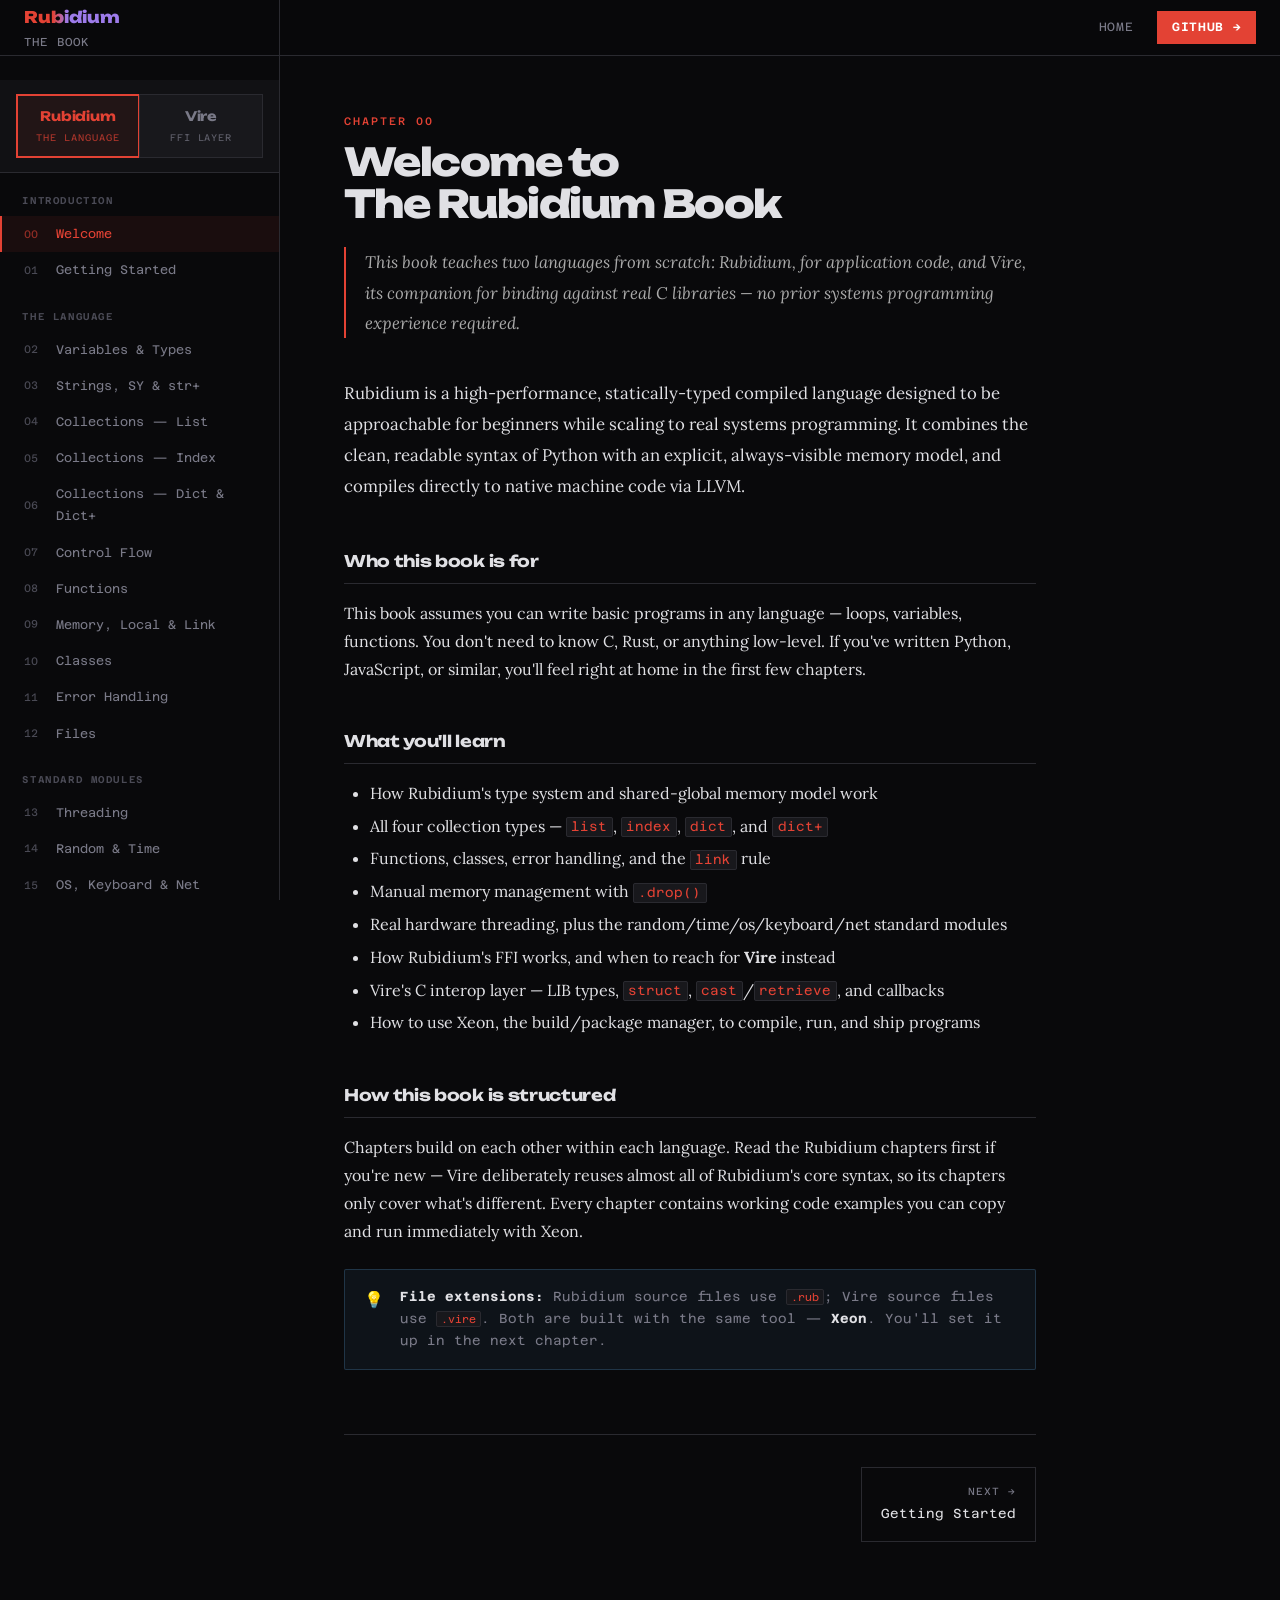
<file: learn.html>
<!DOCTYPE html>
<html lang="en">
<head>
<meta charset="UTF-8" />
<meta name="viewport" content="width=device-width, initial-scale=1.0" />
<title>The Rubidium &amp; Vire Book</title>
<meta name="description" content="The full Rubidium and Vire syntax reference, taught chapter by chapter — variables, memory model, collections, functions, classes, threading, and FFI." />
<link rel="icon" type="image/svg+xml" href="favicon.svg" />
<link rel="icon" type="image/png" sizes="32x32" href="favicon-32.png" />
<link rel="icon" type="image/png" sizes="16x16" href="favicon-16.png" />
<link rel="apple-touch-icon" sizes="180x180" href="apple-touch-icon.png" />
<link rel="preconnect" href="https://fonts.googleapis.com" />
<link href="https://fonts.googleapis.com/css2?family=Unbounded:wght@600;800&family=Azeret+Mono:wght@400;500;600&family=Lora:ital,wght@0,400;0,500;1,400&display=swap" rel="stylesheet" />
<style>
:root {
  --bg:       #09090b;
  --bg2:      #111114;
  --bg3:      #18181c;
  --border:   #2a2a30;
  --rb:       #E34234;
  --rb-hi:    #F05030;
  --rb-dim:   rgba(227,66,52,0.08);
  --vi:       #9d7bea;
  --vi-hi:    #b399f0;
  --vi-dim:   rgba(157,123,234,0.08);
  --text:     #e0e0e4;
  --muted:    #7a7a88;
  --dim:      #4a4a55;
  --mono:     'Azeret Mono', monospace;
  --head:     'Unbounded', sans-serif;
  --prose:    'Lora', Georgia, serif;
  --sidebar-w: 280px;
  --top-h:    56px;
}

*, *::before, *::after { box-sizing: border-box; margin: 0; padding: 0; }
html { scroll-behavior: smooth; }
body { background: var(--bg); color: var(--text); font-family: var(--prose); font-size: 16px; line-height: 1.75; overflow-x: hidden; }

/* ── TOP BAR ── */
.topbar {
  position: fixed; top: 0; left: 0; right: 0; z-index: 200;
  height: var(--top-h);
  display: flex; align-items: center; justify-content: space-between;
  padding: 0 1.5rem 0 0;
  background: rgba(9,9,11,0.92);
  backdrop-filter: blur(12px);
  border-bottom: 1px solid var(--border);
}
.topbar-left { display: flex; align-items: center; gap: 0; width: var(--sidebar-w); border-right: 1px solid var(--border); height: 100%; padding: 0 1.5rem; }
.topbar-logo {
  font-family: var(--head); font-weight: 800; font-size: 1rem; text-decoration: none;
  background: linear-gradient(90deg, var(--rb) 0%, var(--rb) 30%, var(--vi) 45%, var(--vi) 100%);
  -webkit-background-clip: text; background-clip: text;
  -webkit-text-fill-color: transparent; color: transparent;
}
.topbar-logo .r, .topbar-logo .b { color: inherit; -webkit-text-fill-color: inherit; }
.topbar-title { font-family: var(--mono); font-size: 0.72rem; color: var(--muted); letter-spacing: 0.1em; text-transform: uppercase; }
.topbar-right { display: flex; align-items: center; gap: 1.5rem; }
.topbar-link { font-family: var(--mono); font-size: 0.75rem; color: var(--muted); text-decoration: none; letter-spacing: 0.06em; text-transform: uppercase; transition: color 0.2s; }
.topbar-link:hover { color: var(--text); }
.topbar-gh {
  font-family: var(--mono); font-size: 0.75rem; font-weight: 600;
  letter-spacing: 0.06em; text-transform: uppercase;
  padding: 0.35rem 0.9rem; background: var(--rb); color: #fff;
  text-decoration: none; transition: background 0.2s;
}
.topbar-gh:hover { background: var(--rb-hi); }

/* ── LAYOUT ── */
.layout { display: flex; padding-top: var(--top-h); min-height: 100vh; }

/* ── SIDEBAR ── */
.sidebar {
  width: var(--sidebar-w);
  flex-shrink: 0;
  position: fixed;
  top: var(--top-h); left: 0; bottom: 0;
  overflow-y: auto;
  border-right: 1px solid var(--border);
  background: var(--bg);
  padding: 1.5rem 0 4rem;
  scrollbar-width: thin;
  scrollbar-color: var(--border) transparent;
}
.sidebar::-webkit-scrollbar { width: 4px; }
.sidebar::-webkit-scrollbar-track { background: transparent; }
.sidebar::-webkit-scrollbar-thumb { background: var(--border); }

.sidebar-section-label {
  font-family: var(--mono);
  font-size: 0.62rem;
  font-weight: 600;
  letter-spacing: 0.16em;
  text-transform: uppercase;
  color: var(--dim);
  padding: 1.2rem 1.4rem 0.4rem;
}
.sidebar-section-label.vi-label { color: var(--vi); opacity: 0.75; }

.sidebar-item {
  display: flex;
  align-items: center;
  gap: 0.6rem;
  padding: 0.45rem 1.4rem;
  font-family: var(--mono);
  font-size: 0.78rem;
  color: var(--muted);
  cursor: pointer;
  border-left: 2px solid transparent;
  transition: color 0.15s, border-color 0.15s, background 0.15s;
  text-decoration: none;
  user-select: none;
}
.sidebar-item:hover { color: var(--text); background: var(--bg2); }
.sidebar-item.active { color: var(--rb); border-left-color: var(--rb); background: var(--rb-dim); }
.sidebar-item.vire.active { color: var(--vi); border-left-color: var(--vi); background: var(--vi-dim); }
.sidebar-item .ch-num { color: var(--dim); font-size: 0.68rem; min-width: 1.4rem; }
.sidebar-item.active .ch-num { color: var(--rb); opacity: 0.6; }
.sidebar-item.vire.active .ch-num { color: var(--vi); opacity: 0.7; }

/* ── MAIN CONTENT ── */
.main {
  margin-left: var(--sidebar-w);
  flex: 1;
  max-width: 820px;
  padding: 3.5rem 4rem 6rem;
}

/* ── CHAPTER PANELS ── */
.chapter { display: none; }
.chapter.active { display: block; }

/* ── TYPOGRAPHY ── */
.ch-eyebrow {
  font-family: var(--mono);
  font-size: 0.68rem;
  font-weight: 500;
  letter-spacing: 0.18em;
  text-transform: uppercase;
  color: var(--rb);
  margin-bottom: 0.6rem;
}
.chapter.vire .ch-eyebrow { color: var(--vi); }
.ch-title {
  font-family: var(--head);
  font-size: clamp(1.7rem, 3vw, 2.4rem);
  font-weight: 800;
  letter-spacing: -0.04em;
  line-height: 1.1;
  color: var(--text);
  margin-bottom: 1.4rem;
}
.ch-intro {
  font-size: 1.05rem;
  color: #aaa;
  line-height: 1.8;
  margin-bottom: 2.5rem;
  border-left: 2px solid var(--rb);
  padding-left: 1.2rem;
  font-style: italic;
}
.chapter.vire .ch-intro { border-left-color: var(--vi); }

h2 {
  font-family: var(--head);
  font-size: 1rem;
  font-weight: 700;
  letter-spacing: -0.02em;
  color: var(--text);
  margin: 2.8rem 0 0.9rem;
  padding-bottom: 0.5rem;
  border-bottom: 1px solid var(--border);
}
h3 {
  font-family: var(--mono);
  font-size: 0.85rem;
  font-weight: 600;
  color: var(--rb);
  letter-spacing: 0.04em;
  text-transform: uppercase;
  margin: 2rem 0 0.7rem;
}
.chapter.vire h3 { color: var(--vi); }

p { margin-bottom: 1rem; color: var(--text); }

.lead { font-size: 1.05rem; line-height: 1.85; margin-bottom: 1.2rem; }

ul, ol { padding-left: 1.6rem; margin-bottom: 1rem; }
li { margin-bottom: 0.3rem; line-height: 1.75; }

/* ── INLINE CODE ── */
code {
  font-family: var(--mono);
  font-size: 0.82em;
  background: var(--bg3);
  border: 1px solid var(--border);
  color: var(--rb);
  padding: 0.1em 0.35em;
  border-radius: 2px;
}
.chapter.vire code { color: var(--vi); }

/* ── CODE BLOCKS ── */
.code-block {
  background: var(--bg2);
  border: 1px solid var(--border);
  margin: 1.5rem 0;
  overflow: hidden;
}
.code-block-header {
  display: flex; align-items: center; justify-content: space-between;
  padding: 0.55rem 1.1rem;
  background: var(--bg3);
  border-bottom: 1px solid var(--border);
}
.code-block-filename { font-family: var(--mono); font-size: 0.72rem; color: var(--muted); }
.code-block-lang {
  font-family: var(--mono); font-size: 0.65rem;
  background: var(--rb-dim); color: var(--rb);
  border: 1px solid rgba(227,66,52,0.2);
  padding: 0.1rem 0.45rem; letter-spacing: 0.08em; text-transform: uppercase;
}
.code-block-lang.vi { background: var(--vi-dim); color: var(--vi); border-color: rgba(157,123,234,0.25); }
.code-block pre {
  padding: 1.3rem 1.4rem;
  font-family: var(--mono);
  font-size: 0.82rem;
  line-height: 1.9;
  overflow-x: auto;
  white-space: pre;
}

/* SYNTAX */
.kw  { color: #e84255; }
.ty  { color: #e8a44a; }
.fn  { color: #6bceff; }
.str { color: #7ec88a; }
.cm  { color: #555560; font-style: italic; }
.nb  { color: #c678dd; }
.op  { color: var(--muted); }

/* ── CALLOUTS ── */
.callout {
  display: flex; gap: 1rem;
  padding: 1rem 1.2rem;
  border-radius: 2px;
  margin: 1.5rem 0;
  font-family: var(--mono);
  font-size: 0.82rem;
  line-height: 1.7;
}
.callout-note    { background: rgba(108,190,255,0.06); border: 1px solid rgba(108,190,255,0.2); }
.callout-warn    { background: rgba(232,164,74,0.06);  border: 1px solid rgba(232,164,74,0.2); }
.callout-danger  { background: rgba(227,66,52,0.07);   border: 1px solid rgba(227,66,52,0.25); }
.callout-vire    { background: rgba(157,123,234,0.06); border: 1px solid rgba(157,123,234,0.22); }
.callout-icon    { font-size: 1rem; flex-shrink: 0; line-height: 1.7; }
.callout p       { margin: 0; font-family: var(--mono); font-size: 0.82rem; color: var(--muted); }
.callout strong  { color: var(--text); }

/* ── COMPARISON TABLE ── */
.compare-table { width: 100%; border-collapse: collapse; margin: 1.5rem 0; font-family: var(--mono); font-size: 0.8rem; }
.compare-table th {
  text-align: left; padding: 0.6rem 1rem;
  background: var(--bg3); color: var(--muted);
  font-size: 0.68rem; letter-spacing: 0.1em; text-transform: uppercase;
  border-bottom: 1px solid var(--border);
}
.compare-table td { padding: 0.65rem 1rem; border-bottom: 1px solid var(--border); color: var(--text); }
.compare-table tr:last-child td { border-bottom: none; }
.compare-table tr:hover td { background: var(--bg2); }
.tag-rb { color: var(--rb); }
.tag-vi { color: var(--vi); }

/* ── CHAPTER NAV ── */
.ch-nav {
  display: flex; justify-content: space-between;
  margin-top: 4rem; padding-top: 2rem;
  border-top: 1px solid var(--border);
  gap: 1rem;
}
.ch-nav-btn {
  display: flex; flex-direction: column;
  font-family: var(--mono);
  text-decoration: none;
  padding: 0.9rem 1.2rem;
  border: 1px solid var(--border);
  transition: border-color 0.2s, background 0.2s;
  cursor: pointer;
  background: transparent;
  max-width: 48%;
}
.ch-nav-btn:hover { border-color: var(--rb); background: var(--rb-dim); }
.ch-nav-direction { font-size: 0.65rem; color: var(--muted); letter-spacing: 0.1em; text-transform: uppercase; margin-bottom: 0.2rem; }
.ch-nav-title { font-size: 0.82rem; color: var(--text); }
.ch-nav-btn.next { text-align: right; margin-left: auto; }

/* ── LANGUAGE SWITCHER ── */
.lang-switch {
  display: flex; gap: 0; padding: 0.9rem 1rem;
  border-bottom: 1px solid var(--border);
  background: var(--bg2);
}
.lang-btn {
  flex: 1; display: flex; flex-direction: column; align-items: center; gap: 0.15rem;
  padding: 0.6rem 0.5rem;
  font-family: var(--mono); cursor: pointer;
  background: var(--bg3); border: 1px solid var(--border);
  color: var(--muted); transition: all 0.18s;
}
.lang-btn:first-child { border-right: none; }
.lang-btn-name { font-family: var(--head); font-size: 0.82rem; font-weight: 700; letter-spacing: -0.01em; }
.lang-btn-tag { font-size: 0.6rem; letter-spacing: 0.1em; text-transform: uppercase; opacity: 0.7; }
.lang-btn.rb-btn.active { background: var(--rb-dim); border-color: var(--rb); color: var(--rb); box-shadow: inset 0 0 0 1px var(--rb); }
.lang-btn.vi-btn.active { background: var(--vi-dim); border-color: var(--vi); color: var(--vi); box-shadow: inset 0 0 0 1px var(--vi); }
.lang-btn:not(.active):hover { color: var(--text); background: var(--bg); }

body.vire-mode .topbar-gh { background: var(--vi); }
body.vire-mode .topbar-gh:hover { background: var(--vi-hi); }
body.vire-mode ::selection { background: rgba(157,123,234,0.3); }
body:not(.vire-mode) .vi-group { display: none; }
body.vire-mode .rb-group { display: none; }

/* ── MOBILE ── */
.sidebar-toggle {
  display: none;
  background: none; border: none; color: var(--text); font-size: 1.2rem; cursor: pointer; padding: 0.4rem;
}
@media (max-width: 860px) {
  .sidebar-toggle { display: block; }
  .sidebar { transform: translateX(-100%); transition: transform 0.25s ease; z-index: 150; }
  .sidebar.open { transform: translateX(0); }
  .main { margin-left: 0; padding: 2rem 1.5rem 4rem; }
  .topbar-left { width: auto; border-right: none; }
  .topbar-title { display: none; }
}
</style>
</head>
<body>

<!-- TOP BAR -->
<div class="topbar">
  <div class="topbar-left">
    <div style="display:flex;flex-direction:column;gap:0.1rem;">
      <a class="topbar-logo" href="index.html">
        <span class="r">Rub</span><span class="b">idium</span>
      </a>
      <span class="topbar-title">The Book</span>
    </div>
  </div>
  <div class="topbar-right">
    <button class="sidebar-toggle" onclick="toggleSidebar()">☰</button>
    <a class="topbar-link" href="index.html">Home</a>
    <a class="topbar-gh" href="https://github.com/TomDexterYoutube/Xeon-Rubidium" target="_blank">GitHub →</a>
  </div>
</div>

<div class="layout">

<!-- SIDEBAR -->
<nav class="sidebar" id="sidebar">
  <div class="lang-switch">
    <div class="lang-btn rb-btn active" onclick="setLang('rb')">
      <span class="lang-btn-name">Rubidium</span>
      <span class="lang-btn-tag">the language</span>
    </div>
    <div class="lang-btn vi-btn" onclick="setLang('vi')">
      <span class="lang-btn-name">Vire</span>
      <span class="lang-btn-tag">FFI layer</span>
    </div>
  </div>

  <div class="rb-group">
    <div class="sidebar-section-label">Introduction</div>
    <a class="sidebar-item active" onclick="show(0)" href="#"><span class="ch-num">00</span> Welcome</a>
    <a class="sidebar-item" onclick="show(1)" href="#"><span class="ch-num">01</span> Getting Started</a>

    <div class="sidebar-section-label">The Language</div>
    <a class="sidebar-item" onclick="show(2)" href="#"><span class="ch-num">02</span> Variables &amp; Types</a>
    <a class="sidebar-item" onclick="show(3)" href="#"><span class="ch-num">03</span> Strings, SY &amp; str+</a>
    <a class="sidebar-item" onclick="show(4)" href="#"><span class="ch-num">04</span> Collections — List</a>
    <a class="sidebar-item" onclick="show(5)" href="#"><span class="ch-num">05</span> Collections — Index</a>
    <a class="sidebar-item" onclick="show(6)" href="#"><span class="ch-num">06</span> Collections — Dict &amp; Dict+</a>
    <a class="sidebar-item" onclick="show(7)" href="#"><span class="ch-num">07</span> Control Flow</a>
    <a class="sidebar-item" onclick="show(8)" href="#"><span class="ch-num">08</span> Functions</a>
    <a class="sidebar-item" onclick="show(9)" href="#"><span class="ch-num">09</span> Memory, Local &amp; Link</a>
    <a class="sidebar-item" onclick="show(10)" href="#"><span class="ch-num">10</span> Classes</a>
    <a class="sidebar-item" onclick="show(11)" href="#"><span class="ch-num">11</span> Error Handling</a>
    <a class="sidebar-item" onclick="show(12)" href="#"><span class="ch-num">12</span> Files</a>

    <div class="sidebar-section-label">Standard Modules</div>
    <a class="sidebar-item" onclick="show(13)" href="#"><span class="ch-num">13</span> Threading</a>
    <a class="sidebar-item" onclick="show(14)" href="#"><span class="ch-num">14</span> Random &amp; Time</a>
    <a class="sidebar-item" onclick="show(15)" href="#"><span class="ch-num">15</span> OS, Keyboard &amp; Net</a>
    <a class="sidebar-item" onclick="show(16)" href="#"><span class="ch-num">16</span> FFI &amp; Callbacks</a>
    <a class="sidebar-item" onclick="show(17)" href="#"><span class="ch-num">17</span> Modules, Imports &amp; Xeon</a>
  </div>

  <div class="vi-group">
    <div class="sidebar-section-label vi-label">Vire — FFI Layer</div>
    <a class="sidebar-item vire" onclick="show(18)" href="#"><span class="ch-num">18</span> What Is FFI, Really?</a>
    <a class="sidebar-item vire" onclick="show(19)" href="#"><span class="ch-num">19</span> Pointers</a>
    <a class="sidebar-item vire" onclick="show(20)" href="#"><span class="ch-num">20</span> LIB Types</a>
    <a class="sidebar-item vire" onclick="show(21)" href="#"><span class="ch-num">21</span> struct</a>
    <a class="sidebar-item vire" onclick="show(22)" href="#"><span class="ch-num">22</span> Conversion</a>
    <a class="sidebar-item vire" onclick="show(23)" href="#"><span class="ch-num">23</span> FFI Bindings</a>
    <a class="sidebar-item vire" onclick="show(24)" href="#"><span class="ch-num">24</span> Callbacks</a>
  </div>
</nav>

<!-- MAIN -->
<main class="main" id="main">

<!-- ═══ CH 00 — WELCOME ═══ -->
<div class="chapter active" id="ch-0">
  <div class="ch-eyebrow">Chapter 00</div>
  <h1 class="ch-title">Welcome to<br>The Rubidium Book</h1>
  <p class="ch-intro">
    This book teaches two languages from scratch: Rubidium, for application code, and Vire, its
    companion for binding against real C libraries — no prior systems programming experience required.
  </p>
  <p class="lead">Rubidium is a high-performance, statically-typed compiled language designed to be approachable for beginners while scaling to real systems programming. It combines the clean, readable syntax of Python with an explicit, always-visible memory model, and compiles directly to native machine code via LLVM.</p>

  <h2>Who this book is for</h2>
  <p>This book assumes you can write basic programs in any language — loops, variables, functions. You don't need to know C, Rust, or anything low-level. If you've written Python, JavaScript, or similar, you'll feel right at home in the first few chapters.</p>

  <h2>What you'll learn</h2>
  <ul>
    <li>How Rubidium's type system and shared-global memory model work</li>
    <li>All four collection types — <code>list</code>, <code>index</code>, <code>dict</code>, and <code>dict+</code></li>
    <li>Functions, classes, error handling, and the <code>link</code> rule</li>
    <li>Manual memory management with <code>.drop()</code></li>
    <li>Real hardware threading, plus the random/time/os/keyboard/net standard modules</li>
    <li>How Rubidium's FFI works, and when to reach for <strong>Vire</strong> instead</li>
    <li>Vire's C interop layer — LIB types, <code>struct</code>, <code>cast</code>/<code>retrieve</code>, and callbacks</li>
    <li>How to use Xeon, the build/package manager, to compile, run, and ship programs</li>
  </ul>

  <h2>How this book is structured</h2>
  <p>Chapters build on each other within each language. Read the Rubidium chapters first if you're new — Vire deliberately reuses almost all of Rubidium's core syntax, so its chapters only cover what's different. Every chapter contains working code examples you can copy and run immediately with Xeon.</p>

  <div class="callout callout-note">
    <span class="callout-icon">💡</span>
    <p><strong>File extensions:</strong> Rubidium source files use <code>.rub</code>; Vire source files use <code>.vire</code>. Both are built with the same tool — <strong>Xeon</strong>. You'll set it up in the next chapter.</p>
  </div>

  <div class="ch-nav">
    <div></div>
    <div class="ch-nav-btn next" onclick="show(1)">
      <span class="ch-nav-direction">Next →</span>
      <span class="ch-nav-title">Getting Started</span>
    </div>
  </div>
</div>

<!-- ═══ CH 01 — GETTING STARTED ═══ -->
<div class="chapter" id="ch-1">
  <div class="ch-eyebrow">Chapter 01</div>
  <h1 class="ch-title">Getting Started</h1>
  <p class="ch-intro">Install Xeon, create your first project, and run your first Rubidium program.</p>

  <h2>Installing Xeon</h2>
  <p>Xeon is the official project, build, and package manager for Rubidium. You use it to initialise projects, run static checks, compile code, and run programs. Install it by cloning the repository and running the installer for your platform.</p>

  <div class="code-block">
    <div class="code-block-header"><span class="code-block-filename">Linux / macOS</span></div>
    <pre>git clone https://github.com/TomDexterYoutube/Xeon-Rubidium
cd Xeon-Rubidium
./install.sh</pre>
  </div>

  <div class="code-block">
    <div class="code-block-header"><span class="code-block-filename">Windows (PowerShell)</span></div>
    <pre>git clone https://github.com/TomDexterYoutube/Xeon-Rubidium
cd Xeon-Rubidium
install.ps1</pre>
  </div>

  <h2>Creating a project</h2>
  <p>Make a new folder and run <code>xeon init</code> inside it. Xeon creates the <code>src/</code> directory and a <code>main.rub</code> entry point for you.</p>

  <div class="code-block">
    <div class="code-block-header"><span class="code-block-filename">terminal</span></div>
    <pre>mkdir hello-world
cd hello-world
xeon init</pre>
  </div>

  <h2>Your first program</h2>
  <p>Open <code>src/main.rub</code> and write the following:</p>

  <div class="code-block">
    <div class="code-block-header">
      <span class="code-block-filename">src/main.rub</span>
      <span class="code-block-lang">Rubidium</span>
    </div>
    <pre><span class="kw">fn</span> <span class="fn">main</span>() {
    <span class="fn">print</span>(<span class="str">"Hello, Rubidium!"</span>)
}</pre>
  </div>

  <p>Now compile and run it:</p>
  <div class="code-block">
    <div class="code-block-header"><span class="code-block-filename">terminal</span></div>
    <pre>xeon run</pre>
  </div>

  <p>You should see: <code>Hello, Rubidium!</code></p>

  <h2>The execution model</h2>
  <p>Rubidium programs run in two phases — understanding this now saves confusion later.</p>

  <ul>
    <li><strong>Phase 1 — Top level:</strong> Everything written outside a function runs first, top to bottom. Variables are created, functions and classes are defined (but not called).</li>
    <li><strong>Phase 2 — Main:</strong> After the top level finishes, the compiler automatically calls <code>fn main()</code>.</li>
  </ul>

  <div class="code-block">
    <div class="code-block-header">
      <span class="code-block-filename">src/main.rub</span>
      <span class="code-block-lang">Rubidium</span>
    </div>
    <pre><span class="fn">print</span>(<span class="str">"Phase 1 — this runs first"</span>)

<span class="kw">fn</span> <span class="fn">main</span>() {
    <span class="fn">print</span>(<span class="str">"Phase 2 — this runs second"</span>)
}</pre>
  </div>

  <h2>The Xeon command set</h2>
  <table class="compare-table">
    <thead><tr><th>Command</th><th>What it does</th></tr></thead>
    <tbody>
      <tr><td class="tag-rb">xeon init</td><td>Scaffolds <code>src/</code> and <code>main.rub</code></td></tr>
      <tr><td class="tag-rb">xeon check</td><td>Runs the static analyzer only, no compile</td></tr>
      <tr><td class="tag-rb">xeon build</td><td>Static checks, then debugger, then compiles to native code (<code>-s</code> for a shared library, <code>--no-debug</code> to skip the debugger)</td></tr>
      <tr><td class="tag-rb">xeon run</td><td>Builds, then immediately executes the binary</td></tr>
      <tr><td class="tag-rb">xeon pkg</td><td>Installs/removes/upgrades packages from the Xeon registry</td></tr>
      <tr><td class="tag-rb">xeon update</td><td>Pulls the latest compiler, debugger, and CLI itself</td></tr>
    </tbody>
  </table>

  <div class="callout callout-note">
    <span class="callout-icon">💡</span>
    <p><strong>Tip:</strong> A <code>.vire</code> file referenced by an <code>FFI(...)</code> call anywhere in your project is compiled automatically as part of <code>xeon build</code> — you never invoke Vire's compiler directly.</p>
  </div>

  <h2>Build flags, in depth</h2>
  <p><code>xeon build</code> and <code>xeon run</code> both accept the same flags. Combine <code>-s</code> with <code>--native</code> to cross-tune a shared library for a specific CPU family, for example.</p>
  <table class="compare-table">
    <thead><tr><th>Flag</th><th>Effect</th></tr></thead>
    <tbody>
      <tr><td class="tag-rb">-s</td><td>Compile as a shared library (.so/.dll/.dylib), no entry point — exported <code>fn</code>s become callable via FFI. Not valid with <code>run</code>, since there's nothing to execute.</td></tr>
      <tr><td class="tag-rb">--no-debug</td><td>Skip the debugger pass during <code>build</code>/<code>run</code> — faster, but you lose its pre-flight error checking.</td></tr>
      <tr><td class="tag-rb">--native current</td><td>Tune for this exact machine's CPU (<code>-march=native</code>). Fastest, but the binary won't run on other machines.</td></tr>
      <tr><td class="tag-rb">--native amd64 / amd32</td><td>Generic 64-bit or 32-bit x86 (Intel or AMD) — no per-CPU tuning, runs anywhere in that family.</td></tr>
      <tr><td class="tag-rb">--native arm64 / arm32</td><td>Generic 64-bit (aarch64) or 32-bit (armhf) ARM.</td></tr>
    </tbody>
  </table>

  <h2>What the debugger actually does</h2>
  <p>The debugger isn't just static analysis — it <strong>interprets your program for real</strong> before the compiler even starts, as one more error-catching pass. For a program with side effects (opening windows, printing, reading input), that means its output runs once during the debug pass and then again for real once the compiled binary executes. Xeon brackets the debugger's own output clearly so it's never confused with the real run:</p>
  <div class="code-block">
    <div class="code-block-header"><span class="code-block-filename">terminal</span></div>
    <pre>$ xeon run
════════════════════════════════════════════════════════
🔍 DEBUGGER — this executes your program's code once to check
   for errors; anything it prints below is from THAT run, not
   from the real compiled program.
════════════════════════════════════════════════════════
Hello, Rubidium!
════════════════════════════════════════════════════════
🔍 END DEBUGGER OUTPUT
════════════════════════════════════════════════════════

▶ RUNNING build/hello-world — this is the real compiled program.
════════════════════════════════════════════════════════
Hello, Rubidium!
════════════════════════════════════════════════════════</pre>
  </div>
  <p>Pass <code>--no-debug</code> once you trust the code and just want a faster build/run loop.</p>

  <div class="ch-nav">
    <div class="ch-nav-btn" onclick="show(0)"><span class="ch-nav-direction">← Previous</span><span class="ch-nav-title">Welcome</span></div>
    <div class="ch-nav-btn next" onclick="show(2)"><span class="ch-nav-direction">Next →</span><span class="ch-nav-title">Variables &amp; Types</span></div>
  </div>
</div>

<!-- ═══ CH 02 — VARIABLES & TYPES ═══ -->
<div class="chapter" id="ch-2">
  <div class="ch-eyebrow">Chapter 02</div>
  <h1 class="ch-title">Variables &amp; Types</h1>
  <p class="ch-intro">How to declare variables, annotate types, and work with Rubidium's type system.</p>

  <h2>Declaring variables</h2>
  <p>Use <code>let</code> to declare a variable. The type annotation goes after the variable name, separated by a colon. Type annotations are optional — Rubidium can infer the type from the value.</p>

  <div class="code-block">
    <div class="code-block-header"><span class="code-block-filename">variables.rub</span><span class="code-block-lang">Rubidium</span></div>
    <pre><span class="cm"># With type annotation (colon before the type)</span>
<span class="kw">let</span> name<span class="op">:</span>  <span class="ty">str</span>  = <span class="str">"Rubidium"</span>
<span class="kw">let</span> score<span class="op">:</span> <span class="ty">i32</span>  = <span class="nb">100</span>
<span class="kw">let</span> pi<span class="op">:</span>    <span class="ty">f64</span>  = <span class="nb">3.14159</span>
<span class="kw">let</span> alive<span class="op">:</span> <span class="ty">bool</span> = <span class="nb">True</span>

<span class="cm"># Without annotation — type is inferred</span>
<span class="kw">let</span> x = <span class="nb">42</span>         <span class="cm"># inferred as i32</span>
<span class="kw">let</span> msg = <span class="str">"hello"</span>  <span class="cm"># inferred as str</span></pre>
  </div>

  <h2>Mutable variables</h2>
  <p>By default, variables cannot be reassigned. Add <code>mut</code> if you need to change the value later. Trying to reassign a non-mut variable is a <em>compile error</em>. Re-declaring a name with <code>let</code> drops the old variable and creates a brand new one in its place.</p>

  <div class="code-block">
    <div class="code-block-header"><span class="code-block-filename">mut.rub</span><span class="code-block-lang">Rubidium</span></div>
    <pre><span class="kw">let mut</span> count<span class="op">:</span> <span class="ty">i32</span> = <span class="nb">0</span>
count = count + <span class="nb">1</span>    <span class="cm"># OK — count is mut</span>

<span class="kw">let</span> name<span class="op">:</span> <span class="ty">str</span> = <span class="str">"Alice"</span>
name = <span class="str">"Bob"</span>          <span class="cm"># ERROR: name is not mutable</span>

<span class="kw">let</span> name = <span class="str">"Carol"</span>   <span class="cm"># fine — drops the old 'name', creates a fresh one</span></pre>
  </div>

  <h2>All available types</h2>
  <table class="compare-table">
    <thead><tr><th>Type</th><th>Description</th><th>Example</th></tr></thead>
    <tbody>
      <tr><td class="tag-rb">i32 … i2048</td><td>Signed integers — i32, i64, i128, i256, i512, i1024, i2048</td><td><code>let x: i32 = 100</code></td></tr>
      <tr><td class="tag-rb">f32 / f64 / f128</td><td>Floating point</td><td><code>let x: f64 = 3.14</code></td></tr>
      <tr><td class="tag-rb">str / str+</td><td>Text — str+ is triple-quoted &amp; multi-line</td><td><code>let s: str = "hi"</code></td></tr>
      <tr><td class="tag-rb">bool</td><td>True or False</td><td><code>let b: bool = True</code></td></tr>
      <tr><td class="tag-rb">Any</td><td>Holds a value of any type</td><td><code>let x: Any = 5</code></td></tr>
      <tr><td class="tag-rb">SY</td><td>A string usable as code (variable/function names)</td><td><code>let n: SY = 'thing'</code></td></tr>
      <tr><td class="tag-rb">Null</td><td>Valid for any type — empty</td><td><code>let x: i32 = Null</code></td></tr>
    </tbody>
  </table>
  <p style="font-size:0.9rem;color:var(--muted);">The four collection types — <code>list</code>, <code>index</code>, <code>dict</code>, and <code>dict+</code> — get their own chapters next.</p>

  <h2>Null</h2>
  <p><code>Null</code> is a valid value for every type. It means the variable exists but currently holds no data, and it behaves like negative infinity when compared.</p>

  <div class="code-block">
    <div class="code-block-header"><span class="code-block-filename">null.rub</span><span class="code-block-lang">Rubidium</span></div>
    <pre><span class="kw">let</span> x<span class="op">:</span> <span class="ty">i32</span> = <span class="nb">Null</span>

Null &lt; <span class="nb">0</span>          <span class="cm"># True</span>
Null &lt; -<span class="nb">999999</span>   <span class="cm"># True</span>
Null == Null    <span class="cm"># True</span></pre>
  </div>

  <h2>Type casting</h2>
  <p>Use the <code>as</code> keyword to cast between types.</p>

  <div class="code-block">
    <div class="code-block-header"><span class="code-block-filename">casting.rub</span><span class="code-block-lang">Rubidium</span></div>
    <pre><span class="kw">let</span> y<span class="op">:</span>     <span class="ty">i32</span> = <span class="nb">5</span>
<span class="kw">let</span> large<span class="op">:</span> <span class="ty">i64</span> = y <span class="kw">as</span> <span class="ty">i64</span>
<span class="kw">let</span> f<span class="op">:</span>     <span class="ty">f64</span> = <span class="nb">100</span> <span class="kw">as</span> <span class="ty">f64</span></pre>
  </div>

  <h2>Mathematics</h2>
  <p>Standard operators, plus two worth calling out: <code>**</code> is power (<code>N ** X</code> raises N to the Xth), and <code>*/</code> is root (<code>N */ X</code> takes the Nth root of X).</p>
  <div class="code-block">
    <div class="code-block-header"><span class="code-block-filename">math.rub</span><span class="code-block-lang">Rubidium</span></div>
    <pre><span class="kw">let</span> a = <span class="nb">10</span> + <span class="nb">5</span>     <span class="cm"># 15  — addition</span>
<span class="kw">let</span> b = <span class="nb">10</span> - <span class="nb">5</span>     <span class="cm"># 5   — subtraction</span>
<span class="kw">let</span> c = <span class="nb">10</span> * <span class="nb">5</span>     <span class="cm"># 50  — multiplication</span>
<span class="kw">let</span> d = <span class="nb">10</span> / <span class="nb">5</span>     <span class="cm"># 2   — division</span>
<span class="kw">let</span> e = <span class="nb">2</span> ** <span class="nb">3</span>    <span class="cm"># 8   — power (2 to the 3rd)</span>
<span class="kw">let</span> f = <span class="nb">2</span> */ <span class="nb">16</span>   <span class="cm"># 4   — root (2nd root of 16)</span>

<span class="cm"># Standard BODMAS precedence applies</span>
<span class="kw">let</span> g = <span class="nb">1</span> + <span class="nb">2</span> * <span class="nb">3</span>    <span class="cm"># 7</span>
<span class="kw">let</span> h = (<span class="nb">1</span> + <span class="nb">2</span>) * <span class="nb">3</span>  <span class="cm"># 9</span></pre>
  </div>

  <h3>Typed math blocks</h3>
  <p>A parenthesised expression can carry a result type with <code>: TYPE</code> right after the closing bracket — the <em>whole</em> expression computes at that precision, not just the final value.</p>
  <div class="code-block">
    <div class="code-block-header"><span class="code-block-filename">typed-math.rub</span><span class="code-block-lang">Rubidium</span></div>
    <pre><span class="kw">let</span> r = (<span class="nb">10</span> / <span class="nb">3</span>)<span class="op">:</span> <span class="ty">f64</span>   <span class="cm"># 3.3333... — division done AS f64</span>
<span class="kw">let</span> d = (<span class="nb">10</span> / <span class="nb">3</span>)<span class="op">:</span> <span class="ty">i32</span>   <span class="cm"># 3 — integer block keeps integer arithmetic</span>
<span class="kw">let</span> n = ((<span class="nb">10</span> / <span class="nb">3</span>)<span class="op">:</span> <span class="ty">f64</span> + <span class="nb">1</span>)<span class="op">:</span> <span class="ty">f128</span>   <span class="cm"># blocks can nest</span></pre>
  </div>

  <h2>Comparison &amp; logic</h2>
  <div class="code-block">
    <div class="code-block-header"><span class="code-block-filename">logic.rub</span><span class="code-block-lang">Rubidium</span></div>
    <pre><span class="cm"># Comparison — returns bool</span>
<span class="kw">let</span> check<span class="op">:</span> <span class="ty">bool</span> = <span class="nb">10</span> > <span class="nb">5</span>    <span class="cm"># True</span>
<span class="cm"># == != > < >= <=</span>

<span class="cm"># Logic — and, or, not</span>
<span class="kw">let</span> result<span class="op">:</span> <span class="ty">bool</span> = <span class="nb">True</span> <span class="kw">and</span> <span class="kw">not</span> <span class="nb">False</span>   <span class="cm"># True</span></pre>
  </div>

  <h2>Integer overflow doesn't wrap</h2>
  <p>When an operation would exceed a type's maximum or minimum value, the result stays <strong>clamped</strong> at that max/min — it never silently wraps around the way C's signed overflow can. A non-fatal runtime error is still raised to flag it, but unlike other runtime errors, it does <em>not</em> require a <code>try</code>/<code>error</code> block — the program keeps running with the clamped value.</p>
  <div class="callout callout-warn">
    <span class="callout-icon">⚠️</span>
    <p>Overflow errors are reported once per operation, and the clamped result is stored before execution continues — so a loop that keeps overflowing the same variable will keep printing warnings, not crash.</p>
  </div>

  <h2>Where variables are visible</h2>
  <p>A few scope rules apply consistently everywhere in Rubidium, worth internalizing early:</p>
  <ul>
    <li>Symbols resolve from the <strong>nearest scope outward</strong> — a local always wins over a global with the same name (<em>shadowing</em>).</li>
    <li>While a local shadow exists, there is no syntax to reach the hidden global — it becomes accessible again only once the local is dropped.</li>
    <li>Variables, functions, classes, and namespaces must all have unique names within their scope; duplicate definitions are compile errors.</li>
    <li>Assigning to a name that was never declared with <code>let</code> is a compile error — you can't create a variable by accident.</li>
  </ul>

  <div class="ch-nav">
    <div class="ch-nav-btn" onclick="show(1)"><span class="ch-nav-direction">← Previous</span><span class="ch-nav-title">Getting Started</span></div>
    <div class="ch-nav-btn next" onclick="show(3)"><span class="ch-nav-direction">Next →</span><span class="ch-nav-title">Strings, SY &amp; str+</span></div>
  </div>
</div>

<!-- ═══ CH 03 — STRINGS ═══ -->
<div class="chapter" id="ch-3">
  <div class="ch-eyebrow">Chapter 03</div>
  <h1 class="ch-title">Strings, SY &amp; str+</h1>
  <p class="ch-intro">Working with text — methods, interpolation, code-as-string, and multi-line strings.</p>

  <h2>Basic strings</h2>
  <p>Strings are declared with double quotes and the <code>str</code> type, and are zero-indexed.</p>
  <div class="code-block">
    <div class="code-block-header"><span class="code-block-filename">strings.rub</span><span class="code-block-lang">Rubidium</span></div>
    <pre><span class="kw">let</span> text<span class="op">:</span> <span class="ty">str</span> = <span class="str">"Hello World"</span>
<span class="fn">print</span>(text)   <span class="cm"># Hello World</span>

<span class="kw">let</span> empty = <span class="str">""</span>   <span class="cm"># empty string is valid</span></pre>
  </div>

  <h2>String interpolation</h2>
  <p>Use <code>i""</code> (an interpolated string) to embed variable values directly inside text. Wrap the variable in <code>{}</code>. Plain <code>+</code> concatenation also works between strings and other values.</p>
  <div class="code-block">
    <div class="code-block-header"><span class="code-block-filename">interpolation.rub</span><span class="code-block-lang">Rubidium</span></div>
    <pre><span class="kw">let</span> name<span class="op">:</span>  <span class="ty">str</span> = <span class="str">"Alice"</span>
<span class="kw">let</span> score<span class="op">:</span> <span class="ty">i32</span> = <span class="nb">42</span>

<span class="fn">print</span>(<span class="str">i"Hello, {name}!"</span>)         <span class="cm"># Hello, Alice!</span>
<span class="fn">print</span>(<span class="str">"Count: "</span> + score)       <span class="cm"># Count: 42</span></pre>
  </div>

  <h2>String methods</h2>
  <div class="code-block">
    <div class="code-block-header"><span class="code-block-filename">string-methods.rub</span><span class="code-block-lang">Rubidium</span></div>
    <pre><span class="kw">let mut</span> text = <span class="str">"Hello"</span>

<span class="fn">print</span>(text<span class="op">.</span><span class="fn">char</span>(<span class="nb">0</span>))         <span class="cm"># H — character at index</span>
text<span class="op">.</span><span class="fn">set</span>(<span class="nb">0</span>, <span class="str">"J"</span>)          <span class="cm"># Jello — replace one character</span>
text<span class="op">.</span><span class="fn">insert</span>(<span class="nb">5</span>, <span class="str">"!"</span>)      <span class="cm"># Jello! — insert before an index</span>
text<span class="op">.</span><span class="fn">replace</span>(<span class="str">"l"</span>, <span class="str">"_"</span>)     <span class="cm"># replace every match</span>
<span class="fn">print</span>(text<span class="op">.</span><span class="fn">slice</span>())        <span class="cm"># list of characters</span>
<span class="fn">print</span>(text<span class="op">.</span><span class="fn">len</span>())          <span class="cm"># character count</span></pre>
  </div>

  <h2>User input</h2>
  <p><code>input()</code> reads a line of text from the user and returns it as a <code>str</code>.</p>
  <div class="code-block">
    <div class="code-block-header"><span class="code-block-filename">input.rub</span><span class="code-block-lang">Rubidium</span></div>
    <pre><span class="kw">let</span> user<span class="op">:</span> <span class="ty">str</span> = <span class="fn">input</span>(<span class="str">"Enter your name: "</span>)
<span class="fn">print</span>(<span class="str">i"Hello, {user}!"</span>)</pre>
  </div>

  <h2>SY — code as a string</h2>
  <p><code>SY</code> holds a string that can be used <em>as</em> code — a variable or function name that's built at write-time. Wrap it in <code>()</code> when used, and <code>'single quotes'</code> when it's made.</p>
  <div class="code-block">
    <div class="code-block-header"><span class="code-block-filename">sy.rub</span><span class="code-block-lang">Rubidium</span></div>
    <pre><span class="kw">let</span> function_name<span class="op">:</span> <span class="ty">SY</span> = <span class="str">'New function'</span>

<span class="kw">fn</span> (function_name)() {
    <span class="fn">print</span>(<span class="str">"I'm a new Function"</span>)
}</pre>
  </div>

  <h2>str+ — multi-line strings</h2>
  <p><code>str+</code> is the same as <code>str</code> but uses triple double-quotes and can span multiple lines.</p>
  <div class="code-block">
    <div class="code-block-header"><span class="code-block-filename">strplus.rub</span><span class="code-block-lang">Rubidium</span></div>
    <pre><span class="kw">let</span> big<span class="op">:</span> <span class="ty">str+</span> = <span class="str">"""
Hello
I'm a big string!
"""</span></pre>
  </div>

  <h2>Program output &amp; control</h2>
  <p>A handful of built-ins round out console I/O and process control — none require a <code>use</code> import.</p>
  <div class="code-block">
    <div class="code-block-header"><span class="code-block-filename">control.rub</span><span class="code-block-lang">Rubidium</span></div>
    <pre><span class="cm"># println() overwrites the current console line instead of adding a new one</span>
<span class="fn">println</span>(<span class="str">"Loading..."</span>)
<span class="fn">println</span>(<span class="str">"Done!"</span>)
<span class="cm"># The console shows only: Done!</span>

<span class="cm"># clear() wipes the WHOLE terminal screen, not just the current line</span>
<span class="fn">print</span>(<span class="str">"Hello!"</span>)
<span class="fn">clear</span>()
<span class="fn">print</span>(<span class="str">"You won't see 'Hello!' anymore"</span>)

<span class="cm"># exit([code]) terminates immediately from anywhere — no cleanup, no drop()s run</span>
<span class="kw">fn</span> <span class="fn">check</span>(n<span class="op">:</span> <span class="ty">i32</span>) {
    <span class="kw">if</span> n < <span class="nb">0</span> {
        <span class="fn">print</span>(<span class="str">"negative — stopping"</span>)
        <span class="fn">exit</span>(<span class="nb">1</span>)
    }
}

<span class="cm"># arg() returns the program's command-line arguments as one joined string</span>
<span class="kw">let</span> cmdline<span class="op">:</span> <span class="ty">str</span> = <span class="fn">arg</span>()
<span class="kw">if</span> cmdline<span class="op">.</span><span class="fn">has</span>(<span class="str">"--help"</span>) {
    <span class="fn">print</span>(<span class="str">"usage: my_program [--mode speed]"</span>)
    <span class="fn">exit</span>(<span class="nb">0</span>)
}</pre>
  </div>
  <p style="font-size:0.9rem;color:var(--muted);">Both <code>exit()</code> and <code>arg()</code> are callable from anywhere in the program, not just <code>main()</code> — useful for an early argument check before any real setup runs.</p>

  <div class="ch-nav">
    <div class="ch-nav-btn" onclick="show(2)"><span class="ch-nav-direction">← Previous</span><span class="ch-nav-title">Variables &amp; Types</span></div>
    <div class="ch-nav-btn next" onclick="show(4)"><span class="ch-nav-direction">Next →</span><span class="ch-nav-title">Collections — List</span></div>
  </div>
</div>

<!-- ═══ CH 04 — LIST ═══ -->
<div class="chapter" id="ch-4">
  <div class="ch-eyebrow">Chapter 04</div>
  <h1 class="ch-title">Collections — List</h1>
  <p class="ch-intro">An ordered, zero-indexed sequence that can hold mixed types.</p>

  <h2>Creating a list</h2>
  <p>Use square brackets. Lists require <code>mut</code> to be modified.</p>
  <div class="code-block">
    <div class="code-block-header"><span class="code-block-filename">list.rub</span><span class="code-block-lang">Rubidium</span></div>
    <pre><span class="kw">let mut</span> items<span class="op">:</span> <span class="ty">list</span> = [<span class="str">"hello"</span>, <span class="nb">2.5</span>, <span class="nb">True</span>]</pre>
  </div>

  <h2>Accessing items</h2>
  <p>Access by index using call syntax — <code>items(0)</code>, never <code>items[0]</code>.</p>
  <div class="code-block">
    <div class="code-block-header"><span class="code-block-filename">list-access.rub</span><span class="code-block-lang">Rubidium</span></div>
    <pre><span class="fn">print</span>(items(<span class="nb">0</span>))   <span class="cm"># hello</span>
<span class="fn">print</span>(items(<span class="nb">1</span>))   <span class="cm"># 2.5</span>
<span class="fn">print</span>(items(<span class="nb">2</span>))   <span class="cm"># True</span></pre>
  </div>

  <h2>Mutating items</h2>
  <p>Use <code>.set()</code> to change an item in place.</p>
  <div class="code-block">
    <div class="code-block-header"><span class="code-block-filename">list-mutate.rub</span><span class="code-block-lang">Rubidium</span></div>
    <pre>items(<span class="nb">0</span>)<span class="op">.</span><span class="fn">set</span>(<span class="str">"changed"</span>)
<span class="fn">print</span>(items(<span class="nb">0</span>))   <span class="cm"># changed</span></pre>
  </div>

  <h2>Appending &amp; removing</h2>
  <p>Use <code>.add()</code> on the list itself (empty parentheses) to append. <code>.drop()</code> on an element removes it and shifts the structure — it does <em>not</em> replace it with <code>Null</code>.</p>
  <div class="code-block">
    <div class="code-block-header"><span class="code-block-filename">list-add.rub</span><span class="code-block-lang">Rubidium</span></div>
    <pre>items()<span class="op">.</span><span class="fn">add</span>(<span class="str">"new item"</span>)
items(<span class="nb">1</span>)<span class="op">.</span><span class="fn">drop</span>()   <span class="cm"># removes index 1, shifts everything after it left</span></pre>
  </div>

  <h2>List utilities</h2>
  <p><code>.combine()</code> joins every value in a list of strings together.</p>
  <div class="code-block">
    <div class="code-block-header"><span class="code-block-filename">list-utils.rub</span><span class="code-block-lang">Rubidium</span></div>
    <pre><span class="kw">let</span> words = [<span class="str">"Hello"</span>, <span class="str">" "</span>, <span class="str">"World"</span>]
<span class="fn">print</span>(words<span class="op">.</span><span class="fn">combine</span>())   <span class="cm"># Hello World</span></pre>
  </div>

  <h2>Deep copy rule</h2>
  <p>Assigning a list to a new variable creates a <strong>full deep copy</strong>. Modifying the copy does not affect the original.</p>
  <div class="code-block">
    <div class="code-block-header"><span class="code-block-filename">deep-copy.rub</span><span class="code-block-lang">Rubidium</span></div>
    <pre><span class="kw">let mut</span> a<span class="op">:</span> <span class="ty">list</span> = [<span class="nb">1</span>, <span class="nb">2</span>, <span class="nb">3</span>]
<span class="kw">let mut</span> b = a

b(<span class="nb">0</span>)<span class="op">.</span><span class="fn">set</span>(<span class="nb">999</span>)

<span class="fn">print</span>(a)   <span class="cm"># [1, 2, 3]  — unchanged</span>
<span class="fn">print</span>(b)   <span class="cm"># [999, 2, 3]</span></pre>
  </div>

  <h2>Iterating over a list</h2>
  <p>Use a <code>for</code> loop. The loop variable is automatically freed when the loop ends.</p>
  <div class="code-block">
    <div class="code-block-header"><span class="code-block-filename">list-iter.rub</span><span class="code-block-lang">Rubidium</span></div>
    <pre><span class="kw">let mut</span> nums<span class="op">:</span> <span class="ty">list</span> = [<span class="nb">10</span>, <span class="nb">20</span>, <span class="nb">30</span>]

<span class="kw">for</span> item <span class="kw">in</span> nums {
    <span class="fn">print</span>(item)
}
<span class="cm"># prints 10, 20, 30</span></pre>
  </div>

  <h2>Forcing an element type</h2>
  <p>A list can pin down the type every element must be, with a second colon — useful when the list needs to cross an FFI boundary later, or you just want the compiler catching mismatches early.</p>
  <div class="code-block">
    <div class="code-block-header"><span class="code-block-filename">typed-list.rub</span><span class="code-block-lang">Rubidium</span></div>
    <pre><span class="kw">let</span> x<span class="op">:</span> <span class="ty">list</span><span class="op">:</span> <span class="ty">i32</span> = [<span class="nb">0</span>, <span class="nb">10</span>, <span class="nb">32</span>]</pre>
  </div>

  <h2>How .add() treats a lone Null</h2>
  <p><code>.set()</code> and <code>.add()</code> always destroy a <code>Null</code> they replace — it's never preserved. Normally <code>.add()</code> appends and keeps every existing value. The one exception: a collection holding <em>only</em> a single <code>Null</code> treats <code>.add()</code> as replacing that <code>Null</code> instead of appending next to it.</p>
  <div class="code-block">
    <div class="code-block-header"><span class="code-block-filename">null-add.rub</span><span class="code-block-lang">Rubidium</span></div>
    <pre>[Null]<span class="op">.</span><span class="fn">add</span>(<span class="nb">5</span>)         <span class="cm"># [5]        — the lone Null is replaced</span>
[<span class="nb">1</span>, Null]<span class="op">.</span><span class="fn">add</span>(<span class="nb">5</span>)   <span class="cm"># [1, Null, 5] — Null isn't alone, so it's kept</span></pre>
  </div>

  <div class="callout callout-note">
    <span class="callout-icon">💡</span>
    <p><strong>Collection equality</strong> compares contents recursively, not identity — two lists (or dicts, or dict+s) built separately are equal if every element matches, <code>Null</code>s included.</p>
  </div>

  <div class="ch-nav">
    <div class="ch-nav-btn" onclick="show(3)"><span class="ch-nav-direction">← Previous</span><span class="ch-nav-title">Strings, SY &amp; str+</span></div>
    <div class="ch-nav-btn next" onclick="show(5)"><span class="ch-nav-direction">Next →</span><span class="ch-nav-title">Collections — Index</span></div>
  </div>
</div>

<!-- ═══ CH 05 — INDEX ═══ -->
<div class="chapter" id="ch-5">
  <div class="ch-eyebrow">Chapter 05</div>
  <h1 class="ch-title">Collections — Index</h1>
  <p class="ch-intro">A flat key→value map. Keys can be any type — values must be a single scalar.</p>

  <div class="callout callout-note">
    <span class="callout-icon">💡</span>
    <p><strong>Index vs Dict:</strong> An <code>index</code> maps one key to one scalar value. A <code>dict</code> maps one key to a <em>collection</em> of values. They look similar but behave differently — see the next chapter for <code>dict</code>.</p>
  </div>

  <h2>Creating an index</h2>
  <p>Uses square brackets with a colon <code>:</code> separating keys from values.</p>
  <div class="code-block">
    <div class="code-block-header"><span class="code-block-filename">index.rub</span><span class="code-block-lang">Rubidium</span></div>
    <pre><span class="kw">let mut</span> my_index<span class="op">:</span> <span class="ty">index</span> = [
    <span class="str">"name"</span><span class="op">:</span>  <span class="str">"Rubidium"</span>,
    <span class="nb">1</span><span class="op">:</span>       <span class="str">"one"</span>,
    <span class="nb">2.5</span><span class="op">:</span>     <span class="str">"float key"</span>
]</pre>
  </div>

  <h2>Accessing values</h2>
  <p>Access by key using call syntax.</p>
  <div class="code-block">
    <div class="code-block-header"><span class="code-block-filename">index-access.rub</span><span class="code-block-lang">Rubidium</span></div>
    <pre><span class="fn">print</span>(my_index(<span class="str">"name"</span>))   <span class="cm"># Rubidium</span>
<span class="fn">print</span>(my_index(<span class="nb">1</span>))         <span class="cm"># one</span></pre>
  </div>

  <h2>Mutating a value</h2>
  <div class="code-block">
    <div class="code-block-header"><span class="code-block-filename">index-mutate.rub</span><span class="code-block-lang">Rubidium</span></div>
    <pre>my_index(<span class="str">"name"</span>)<span class="op">.</span><span class="fn">set</span>(<span class="str">"updated"</span>)
<span class="fn">print</span>(my_index(<span class="str">"name"</span>))   <span class="cm"># updated</span></pre>
  </div>

  <h2>Adding a new key</h2>
  <p>Use <code>.add(key, value)</code>. This errors if the key already exists.</p>
  <div class="code-block">
    <div class="code-block-header"><span class="code-block-filename">index-add.rub</span><span class="code-block-lang">Rubidium</span></div>
    <pre>my_index()<span class="op">.</span><span class="fn">add</span>(<span class="str">"new_key"</span>, <span class="nb">99</span>)</pre>
  </div>

  <div class="callout callout-warn">
    <span class="callout-icon">⚠️</span>
    <p><strong>Note:</strong> Calling <code>.add()</code> with a key that already exists produces a runtime error. Use <code>.set()</code> to update an existing key instead. Iterating an index yields its <strong>keys</strong>, in insertion order.</p>
  </div>

  <div class="ch-nav">
    <div class="ch-nav-btn" onclick="show(4)"><span class="ch-nav-direction">← Previous</span><span class="ch-nav-title">Collections — List</span></div>
    <div class="ch-nav-btn next" onclick="show(6)"><span class="ch-nav-direction">Next →</span><span class="ch-nav-title">Collections — Dict &amp; Dict+</span></div>
  </div>
</div>

<!-- ═══ CH 06 — DICT ═══ -->
<div class="chapter" id="ch-6">
  <div class="ch-eyebrow">Chapter 06</div>
  <h1 class="ch-title">Collections — Dict &amp; Dict+</h1>
  <p class="ch-intro">A key→collection map, and its unlimited-depth nesting sibling.</p>

  <h2>Creating a dict</h2>
  <p>Uses curly braces with <code>=</code> separating keys from their value lists.</p>
  <div class="code-block">
    <div class="code-block-header"><span class="code-block-filename">dict.rub</span><span class="code-block-lang">Rubidium</span></div>
    <pre><span class="kw">let mut</span> my_dict<span class="op">:</span> <span class="ty">dict</span> = {
    <span class="str">"scores"</span> = [<span class="nb">10</span>, <span class="nb">20</span>, <span class="nb">30</span>],
    <span class="str">"names"</span>  = [<span class="str">"alice"</span>, <span class="str">"bob"</span>]
}</pre>
  </div>

  <h2>Accessing values</h2>
  <p>Access with <code>dict(key, index)</code> — you need both the key and the position within that key's collection.</p>
  <div class="code-block">
    <div class="code-block-header"><span class="code-block-filename">dict-access.rub</span><span class="code-block-lang">Rubidium</span></div>
    <pre><span class="fn">print</span>(my_dict(<span class="str">"scores"</span>, <span class="nb">0</span>))   <span class="cm"># 10</span>
<span class="fn">print</span>(my_dict(<span class="str">"scores"</span>, <span class="nb">1</span>))   <span class="cm"># 20</span>
<span class="fn">print</span>(my_dict(<span class="str">"names"</span>,  <span class="nb">0</span>))   <span class="cm"># alice</span></pre>
  </div>

  <h2>Mutating &amp; adding values</h2>
  <div class="code-block">
    <div class="code-block-header"><span class="code-block-filename">dict-mutate.rub</span><span class="code-block-lang">Rubidium</span></div>
    <pre>my_dict(<span class="str">"scores"</span>, <span class="nb">1</span>)<span class="op">.</span><span class="fn">set</span>(<span class="nb">999</span>)     <span class="cm"># mutate</span>
my_dict(<span class="str">"scores"</span>)<span class="op">.</span><span class="fn">add</span>(<span class="nb">40</span>)        <span class="cm"># append to a key's collection</span>
my_dict()<span class="op">.</span><span class="fn">add</span>(<span class="str">"new_key"</span>)         <span class="cm"># new top-level key, starts as Null</span></pre>
  </div>

  <h2>Iterating over a dict</h2>
  <p>A <code>for</code> loop over a dict yields <strong>keys</strong>, not values. Use the key to access values.</p>
  <div class="code-block">
    <div class="code-block-header"><span class="code-block-filename">dict-iter.rub</span><span class="code-block-lang">Rubidium</span></div>
    <pre><span class="kw">for</span> key <span class="kw">in</span> my_dict {
    <span class="fn">print</span>(key)
    <span class="fn">print</span>(my_dict(key, <span class="nb">0</span>))
}</pre>
  </div>

  <h2>Dict+ — unlimited nesting</h2>
  <p><code>dict+</code> is like <code>dict</code>, but a key's value can be either a list (a leaf, same as normal dict) or <em>another</em> dict+ — nested to any depth. Chain keys to drill down through each level.</p>
  <div class="code-block">
    <div class="code-block-header"><span class="code-block-filename">dictplus.rub</span><span class="code-block-lang">Rubidium</span></div>
    <pre><span class="kw">let mut</span> my_dictplus<span class="op">:</span> <span class="ty">dict+</span> = {
    <span class="nb">1</span> = {
        <span class="str">"test"</span> = [<span class="nb">1</span>, <span class="nb">2</span>, <span class="nb">3</span>, <span class="nb">4</span>]
    }
}

<span class="fn">print</span>(my_dictplus(<span class="nb">1</span>, <span class="str">"test"</span>))          <span class="cm"># [1, 2, 3, 4]</span>
<span class="fn">print</span>(my_dictplus(<span class="nb">1</span>, <span class="str">"test"</span>, <span class="nb">0</span>))       <span class="cm"># 1</span>

my_dictplus(<span class="nb">1</span>, <span class="str">"test"</span>)<span class="op">.</span><span class="fn">add</span>(<span class="str">"ten"</span>)
my_dictplus(<span class="nb">1</span>)<span class="op">.</span><span class="fn">add</span>(<span class="str">"deeper"</span>, { <span class="str">"layer2"</span> = [<span class="nb">8</span>, <span class="nb">9</span>] })
my_dictplus()<span class="op">.</span><span class="fn">add</span>(<span class="nb">2</span>)   <span class="cm"># new top-level key, starts as an empty dict+</span></pre>
  </div>

  <h2>Collection comparison</h2>
  <table class="compare-table">
    <thead><tr><th>Type</th><th>Syntax</th><th>Access</th><th>Use when…</th></tr></thead>
    <tbody>
      <tr><td class="tag-rb">list</td><td><code>[a, b, c]</code></td><td><code>list(0)</code></td><td>Ordered sequence of items</td></tr>
      <tr><td class="tag-rb">index</td><td><code>["k": v]</code></td><td><code>index("k")</code></td><td>One key → one scalar value</td></tr>
      <tr><td class="tag-rb">dict</td><td><code>{"k" = [...]}</code></td><td><code>dict("k", 0)</code></td><td>One key → many values</td></tr>
      <tr><td class="tag-rb">dict+</td><td><code>{k = {...}}</code></td><td><code>dictplus(k1, k2, ...)</code></td><td>Unlimited nested keys</td></tr>
    </tbody>
  </table>

  <div class="ch-nav">
    <div class="ch-nav-btn" onclick="show(5)"><span class="ch-nav-direction">← Previous</span><span class="ch-nav-title">Collections — Index</span></div>
    <div class="ch-nav-btn next" onclick="show(7)"><span class="ch-nav-direction">Next →</span><span class="ch-nav-title">Control Flow</span></div>
  </div>
</div>

<!-- ═══ CH 07 — CONTROL FLOW ═══ -->
<div class="chapter" id="ch-7">
  <div class="ch-eyebrow">Chapter 07</div>
  <h1 class="ch-title">Control Flow</h1>
  <p class="ch-intro">Branching with if/else, looping with while and for.</p>

  <h2>if / else if / else</h2>
  <div class="code-block">
    <div class="code-block-header"><span class="code-block-filename">conditionals.rub</span><span class="code-block-lang">Rubidium</span></div>
    <pre><span class="kw">let</span> x = <span class="nb">7</span>

<span class="kw">if</span> x == <span class="nb">7</span> {
    <span class="fn">print</span>(<span class="str">"lucky seven"</span>)
} <span class="kw">else if</span> x > <span class="nb">10</span> {
    <span class="fn">print</span>(<span class="str">"big number"</span>)
} <span class="kw">else</span> {
    <span class="fn">print</span>(<span class="str">"something else"</span>)
}</pre>
  </div>

  <h2>while loop</h2>
  <div class="code-block">
    <div class="code-block-header"><span class="code-block-filename">while.rub</span><span class="code-block-lang">Rubidium</span></div>
    <pre><span class="kw">let mut</span> count = <span class="nb">0</span>

<span class="kw">while</span> count < <span class="nb">5</span> {
    <span class="fn">print</span>(count)
    count = count + <span class="nb">1</span>
}</pre>
  </div>

  <h2>for loop with range</h2>
  <p><code>range(start, end)</code> — end is <em>exclusive</em>. The loop variable is automatically freed at the end of the block.</p>
  <div class="code-block">
    <div class="code-block-header"><span class="code-block-filename">for-range.rub</span><span class="code-block-lang">Rubidium</span></div>
    <pre><span class="kw">for</span> i <span class="kw">in</span> <span class="fn">range</span>(<span class="nb">1</span>, <span class="nb">10</span>) {
    <span class="kw">if</span> i == <span class="nb">5</span> {
        <span class="kw">break</span>
    }
    <span class="fn">print</span>(i)
}
<span class="cm"># prints 1 2 3 4</span></pre>
  </div>

  <h2>break &amp; continue</h2>
  <div class="code-block">
    <div class="code-block-header"><span class="code-block-filename">break-continue.rub</span><span class="code-block-lang">Rubidium</span></div>
    <pre><span class="kw">for</span> i <span class="kw">in</span> <span class="fn">range</span>(<span class="nb">1</span>, <span class="nb">10</span>) {
    <span class="kw">if</span> i == <span class="nb">5</span> { <span class="kw">continue</span> }   <span class="cm"># skip this iteration</span>
    <span class="fn">print</span>(i)
}</pre>
  </div>

  <div class="callout callout-note">
    <span class="callout-icon">💡</span>
    <p><strong>Loop variables are auto-freed.</strong> The loop variable is automatically dropped at the end of the loop block — you don't need to call <code>.drop()</code> on it. Lists yield values, indexes/dicts/dict+ yield keys, and files yield lines.</p>
  </div>

  <div class="ch-nav">
    <div class="ch-nav-btn" onclick="show(6)"><span class="ch-nav-direction">← Previous</span><span class="ch-nav-title">Collections — Dict &amp; Dict+</span></div>
    <div class="ch-nav-btn next" onclick="show(8)"><span class="ch-nav-direction">Next →</span><span class="ch-nav-title">Functions</span></div>
  </div>
</div>

<!-- ═══ CH 08 — FUNCTIONS ═══ -->
<div class="chapter" id="ch-8">
  <div class="ch-eyebrow">Chapter 08</div>
  <h1 class="ch-title">Functions</h1>
  <p class="ch-intro">Defining reusable, isolated pieces of logic — with defaults and named arguments.</p>

  <h2>Basic function</h2>
  <div class="code-block">
    <div class="code-block-header"><span class="code-block-filename">functions.rub</span><span class="code-block-lang">Rubidium</span></div>
    <pre><span class="kw">fn</span> <span class="fn">greet</span>() {
    <span class="fn">print</span>(<span class="str">"Hello!"</span>)
}

<span class="fn">greet</span>()</pre>
  </div>

  <h2>Parameters and return types</h2>
  <p>Parameter types and the return type use the same colon annotation as variables. The return type goes after <code>-&gt;</code>, and is optional — a function with none returns nothing.</p>
  <div class="code-block">
    <div class="code-block-header"><span class="code-block-filename">params.rub</span><span class="code-block-lang">Rubidium</span></div>
    <pre><span class="kw">fn</span> <span class="fn">add</span>(a<span class="op">:</span> <span class="ty">i32</span>, b<span class="op">:</span> <span class="ty">i32</span>) -> <span class="ty">i32</span> {
    <span class="kw">return</span> a + b
}

<span class="kw">let</span> result<span class="op">:</span> <span class="ty">i32</span> = <span class="fn">add</span>(<span class="nb">10</span>, <span class="nb">32</span>)
<span class="fn">print</span>(result)   <span class="cm"># 42</span></pre>
  </div>

  <h2>Default parameter values</h2>
  <p>A parameter can declare a default with <code>= value</code> right after its type. Parameters without a default must all come before ones that have one.</p>
  <div class="code-block">
    <div class="code-block-header"><span class="code-block-filename">defaults.rub</span><span class="code-block-lang">Rubidium</span></div>
    <pre><span class="kw">fn</span> <span class="fn">add</span>(a<span class="op">:</span> <span class="ty">i32</span>, b<span class="op">:</span> <span class="ty">i32</span> = <span class="nb">5</span>) -> <span class="ty">i32</span> {
    <span class="kw">return</span> a + b
}

<span class="fn">add</span>(<span class="nb">7</span>)      <span class="cm"># 12 — b uses its default</span>
<span class="fn">add</span>(<span class="nb">7</span>, <span class="nb">3</span>)   <span class="cm"># 10 — b explicit</span></pre>
  </div>

  <h2>Named arguments</h2>
  <p>A call can bind arguments by parameter name, in any order. Positional arguments must all come before named ones.</p>
  <div class="code-block">
    <div class="code-block-header"><span class="code-block-filename">named-args.rub</span><span class="code-block-lang">Rubidium</span></div>
    <pre><span class="fn">add</span>(<span class="nb">7</span>, b = <span class="nb">3</span>)          <span class="cm"># OK — positional then named</span>
<span class="fn">add</span>(a = <span class="nb">7</span>, b = <span class="nb">3</span>)      <span class="cm"># OK — all named, any order</span>
<span class="cm"># add(a = 7, 3)  # ERROR: positional argument follows a named one</span></pre>
  </div>

  <p>Naming a parameter that doesn't exist, naming the same parameter twice, or leaving a no-default parameter unfilled are all compile errors — caught before the program ever runs:</p>
  <div class="code-block">
    <div class="code-block-header"><span class="code-block-filename">named-arg-errors.rub</span><span class="code-block-lang">Rubidium</span></div>
    <pre><span class="cm"># add(c = 1)         # ERROR: no parameter named 'c'</span>
<span class="cm"># add(1, a = 2)      # ERROR: multiple values for parameter 'a'</span>
<span class="kw">fn</span> <span class="fn">needs_two</span>(a<span class="op">:</span> <span class="ty">i32</span>, b<span class="op">:</span> <span class="ty">i32</span>) {}
<span class="cm"># needs_two(a = 1)   # ERROR: missing required argument 'b'</span></pre>
  </div>

  <div class="callout callout-note">
    <span class="callout-icon">💡</span>
    <p><strong>No overloading.</strong> Function names must be unique within their scope — Rubidium has no concept of choosing between multiple functions with the same name by argument type or count. A duplicate definition is a compile error. Defaults and named arguments work identically for class methods (see the next chapter).</p>
  </div>

  <div class="ch-nav">
    <div class="ch-nav-btn" onclick="show(7)"><span class="ch-nav-direction">← Previous</span><span class="ch-nav-title">Control Flow</span></div>
    <div class="ch-nav-btn next" onclick="show(9)"><span class="ch-nav-direction">Next →</span><span class="ch-nav-title">Memory, Local &amp; Link</span></div>
  </div>
</div>

<!-- ═══ CH 09 — MEMORY ═══ -->
<div class="chapter" id="ch-9">
  <div class="ch-eyebrow">Chapter 09</div>
  <h1 class="ch-title">Memory, Local &amp; Link</h1>
  <p class="ch-intro">Rubidium has no garbage collector. You manage memory explicitly with <code>.drop()</code> — and opt out of copying with <code>local</code> and <code>link</code>.</p>

  <h2>The global pool</h2>
  <p>All variables — unless declared <code>local</code> — live in a shared global pool. Think of it as a whiteboard everyone can see and write on. Memory on this whiteboard is never freed automatically.</p>

  <h2>Freeing memory with .drop()</h2>
  <div class="code-block">
    <div class="code-block-header"><span class="code-block-filename">drop.rub</span><span class="code-block-lang">Rubidium</span></div>
    <pre><span class="kw">let</span> val = <span class="nb">42</span>
val<span class="op">.</span><span class="fn">drop</span>()
<span class="cm"># val no longer exists after this point</span>

<span class="kw">let mut</span> items<span class="op">:</span> <span class="ty">list</span> = [<span class="nb">1</span>, <span class="nb">2</span>, <span class="nb">3</span>]
items<span class="op">.</span><span class="fn">drop</span>()
<span class="cm"># All nested data inside items is freed too</span></pre>
  </div>

  <h2>local — opting out of the global pool</h2>
  <p><code>let local</code> keeps a variable off the global pool entirely — it exists only for its current block/function/loop and is dropped automatically when that scope ends.</p>
  <div class="code-block">
    <div class="code-block-header"><span class="code-block-filename">local.rub</span><span class="code-block-lang">Rubidium</span></div>
    <pre><span class="kw">while</span> <span class="nb">True</span> {
    <span class="kw">let</span> local num = <span class="nb">10</span>
    <span class="kw">break</span>
}
<span class="cm"># num is already gone — this holds true for loops, functions,</span>
<span class="cm"># while loops, and if blocks</span></pre>
  </div>

  <h2>link — sharing instead of copying</h2>
  <p>Every assignment is a deep copy by default. <code>link</code> is the one opt-in exception — it shares a variable instead of copying it, useful for passing a large local value into another function without paying for the copy.</p>
  <div class="code-block">
    <div class="code-block-header"><span class="code-block-filename">link.rub</span><span class="code-block-lang">Rubidium</span></div>
    <pre><span class="kw">fn</span> <span class="fn">stuff</span>(val<span class="op">:</span> <span class="ty">Any</span>) -> <span class="ty">Any</span> {
    val<span class="op">.</span><span class="fn">add</span>(<span class="nb">7</span>)
}

<span class="kw">fn</span> <span class="fn">main</span>() {
    <span class="kw">let</span> local large_list<span class="op">:</span> <span class="ty">list</span> = [<span class="str">"Lots of Data"</span>]
    <span class="fn">stuff</span>(<span class="kw">link</span> large_list)   <span class="cm"># shared, no deep copy — both sides can edit it</span>
}</pre>
  </div>
  <p>If <code>a</code> later changes, a <code>link</code>ed <code>b</code> changes with it — but if <code>b</code> is reassigned without <code>a</code>, they unlink and <code>b</code> becomes its own independent variable.</p>

  <h2>Automatic cleanup</h2>
  <p>Two cases clean up memory for you automatically — no <code>.drop()</code> needed:</p>
  <ul>
    <li><strong>Loop variables</strong> — freed at the end of each iteration.</li>
    <li><strong><code>open()</code> file blocks</strong> — the file handle closes and frees when the block exits.</li>
  </ul>

  <div class="callout callout-danger">
    <span class="callout-icon">🔴</span>
    <p><strong>No GC — memory won't free itself.</strong> If you create variables in a long-running loop and never drop them, your program's memory usage will grow. Get in the habit of calling <code>.drop()</code> when you're done with a value.</p>
  </div>

  <div class="ch-nav">
    <div class="ch-nav-btn" onclick="show(8)"><span class="ch-nav-direction">← Previous</span><span class="ch-nav-title">Functions</span></div>
    <div class="ch-nav-btn next" onclick="show(10)"><span class="ch-nav-direction">Next →</span><span class="ch-nav-title">Classes</span></div>
  </div>
</div>

<!-- ═══ CH 10 — CLASSES ═══ -->
<div class="chapter" id="ch-10">
  <div class="ch-eyebrow">Chapter 10</div>
  <h1 class="ch-title">Classes</h1>
  <p class="ch-intro">Self-contained object templates. No <code>self</code> keyword — class variables are accessed directly.</p>

  <h2>Defining a class</h2>
  <div class="code-block">
    <div class="code-block-header"><span class="code-block-filename">classes.rub</span><span class="code-block-lang">Rubidium</span></div>
    <pre><span class="kw">class</span> <span class="ty">player</span>() {

    <span class="kw">let mut</span> health<span class="op">:</span> <span class="ty">i32</span>  = <span class="nb">100</span>
    <span class="kw">let mut</span> name<span class="op">:</span>   <span class="ty">str</span>  = <span class="str">"unnamed"</span>
    <span class="kw">let mut</span> scores<span class="op">:</span> <span class="ty">list</span> = [<span class="nb">0</span>, <span class="nb">0</span>, <span class="nb">0</span>]

    <span class="kw">fn</span> <span class="fn">greet</span>() {
        <span class="fn">print</span>(<span class="str">i"Hi, I am {name}"</span>)
    }

    <span class="kw">fn</span> <span class="fn">take_damage</span>(amount<span class="op">:</span> <span class="ty">i32</span>) {
        health = health - amount
    }
}</pre>
  </div>

  <h2>Creating an instance</h2>
  <div class="code-block">
    <div class="code-block-header"><span class="code-block-filename">instance.rub</span><span class="code-block-lang">Rubidium</span></div>
    <pre><span class="kw">let mut</span> p = <span class="ty">player</span>()

<span class="fn">print</span>(p<span class="op">.</span>health)   <span class="cm"># 100</span></pre>
  </div>

  <h2>Mutating fields</h2>
  <p>For non-collection fields, use <code>=</code> directly. For collection fields, use <code>.set()</code>/<code>.add()</code>. The instance must be declared with <code>mut</code>, and only fields the class itself marked <code>mut</code> can change.</p>
  <div class="code-block">
    <div class="code-block-header"><span class="code-block-filename">mutating.rub</span><span class="code-block-lang">Rubidium</span></div>
    <pre><span class="cm"># Non-collection field</span>
p<span class="op">.</span>health = <span class="nb">80</span>
p<span class="op">.</span>name   = <span class="str">"Alice"</span>

<span class="cm"># Collection field — use .set() from outside the class</span>
p<span class="op">.</span>scores(<span class="nb">0</span>)<span class="op">.</span><span class="fn">set</span>(<span class="nb">99</span>)
p<span class="op">.</span>scores()<span class="op">.</span><span class="fn">add</span>(<span class="nb">50</span>)

<span class="cm"># Call a method</span>
p<span class="op">.</span><span class="fn">greet</span>()
p<span class="op">.</span><span class="fn">take_damage</span>(<span class="nb">10</span>)</pre>
  </div>

  <h2>Inside methods — no instance prefix</h2>
  <p>Inside a class method, fields (including collections) are accessed directly by name — no <code>self.</code> or instance prefix needed.</p>
  <div class="code-block">
    <div class="code-block-header"><span class="code-block-filename">inside-method.rub</span><span class="code-block-lang">Rubidium</span></div>
    <pre><span class="kw">fn</span> <span class="fn">take_damage</span>(amount<span class="op">:</span> <span class="ty">i32</span>) {
    health = health - amount   <span class="cm"># direct field access, no self</span>
}</pre>
  </div>

  <h2>Immutable fields &amp; deep copy</h2>
  <p>Fields declared without <code>mut</code> can never be changed from outside the class. Class instances follow the same deep-copy rule as everything else — but store their fields outside the global pool.</p>
  <div class="code-block">
    <div class="code-block-header"><span class="code-block-filename">locked.rub</span><span class="code-block-lang">Rubidium</span></div>
    <pre><span class="kw">class</span> <span class="ty">locked</span>() {
    <span class="kw">let</span> value<span class="op">:</span> <span class="ty">i32</span> = <span class="nb">42</span>   <span class="cm"># not mut — cannot be changed</span>
}

<span class="kw">let mut</span> obj = <span class="ty">locked</span>()
obj<span class="op">.</span>value = <span class="nb">99</span>   <span class="cm"># ERROR: value is not declared mut</span>

<span class="kw">let mut</span> a = <span class="ty">player</span>()
<span class="kw">let mut</span> b = a       <span class="cm"># full deep copy</span>
b<span class="op">.</span>health = <span class="nb">10</span>
<span class="fn">print</span>(a<span class="op">.</span>health)   <span class="cm"># 100 — untouched</span></pre>
  </div>

  <div class="ch-nav">
    <div class="ch-nav-btn" onclick="show(9)"><span class="ch-nav-direction">← Previous</span><span class="ch-nav-title">Memory, Local &amp; Link</span></div>
    <div class="ch-nav-btn next" onclick="show(11)"><span class="ch-nav-direction">Next →</span><span class="ch-nav-title">Error Handling</span></div>
  </div>
</div>

<!-- ═══ CH 11 — ERROR HANDLING ═══ -->
<div class="chapter" id="ch-11">
  <div class="ch-eyebrow">Chapter 11</div>
  <h1 class="ch-title">Error Handling</h1>
  <p class="ch-intro">Catch runtime errors gracefully with <code>try / error</code>, and trigger your own with <code>raise</code>.</p>

  <h2>try / error</h2>
  <p>Wrap risky code in a <code>try</code> block. If anything inside it fails at runtime, execution jumps to the <code>error</code> block. The special variable <code>error</code> holds the error message as a <code>str+</code>.</p>
  <div class="code-block">
    <div class="code-block-header"><span class="code-block-filename">try.rub</span><span class="code-block-lang">Rubidium</span></div>
    <pre><span class="kw">try</span> {
    <span class="kw">let</span> bad<span class="op">:</span> <span class="ty">i32</span> = <span class="nb">10</span> / <span class="nb">0</span>
} <span class="kw">error</span> {
    <span class="fn">print</span>(<span class="str">"Error: "</span> + error)
}</pre>
  </div>

  <h2>raise — triggering your own errors</h2>
  <p>Inside a <code>try</code> block (directly, or inside a function called from within it), a <code>raise</code> is caught by the nearest enclosing handler. Outside of any <code>try</code>, <code>raise</code> halts the program.</p>
  <div class="code-block">
    <div class="code-block-header"><span class="code-block-filename">raise.rub</span><span class="code-block-lang">Rubidium</span></div>
    <pre><span class="kw">fn</span> <span class="fn">check</span>(n<span class="op">:</span> <span class="ty">i32</span>) {
    <span class="kw">if</span> n < <span class="nb">0</span> {
        <span class="kw">raise</span> <span class="str">"n must not be negative"</span>
    }
}

<span class="kw">try</span> {
    <span class="fn">check</span>(-<span class="nb">1</span>)
} <span class="kw">error</span> {
    <span class="fn">print</span>(<span class="str">"Error: "</span> + error)   <span class="cm"># Error: n must not be negative</span>
}</pre>
  </div>

  <div class="callout callout-note">
    <span class="callout-icon">💡</span>
    <p><strong>Always wrap file I/O in try/error</strong> — files can fail to open for many reasons (missing, wrong permissions, network drives). It's good practice to handle those cases explicitly.</p>
  </div>

  <h2>Compile-time vs. runtime errors</h2>
  <p>Rubidium catches as much as it can before your program ever runs. Only <code>try</code>/<code>error</code> deals with runtime errors — a compile error stops the build outright, with nothing to catch.</p>
  <table class="compare-table">
    <thead><tr><th>Compile errors (build fails)</th><th>Runtime errors (catchable with try/error)</th></tr></thead>
    <tbody>
      <tr><td>Unknown variable, function, class, or namespace</td><td>Divide by zero</td></tr>
      <tr><td>Type mismatch</td><td>Invalid index / missing collection key</td></tr>
      <tr><td>Mutability violation (editing a non-mut value)</td><td>Accessing dropped memory</td></tr>
      <tr><td>Duplicate symbol definition</td><td>Invalid file operations</td></tr>
      <tr><td>Invalid assignment target</td><td>Invalid FFI calls</td></tr>
    </tbody>
  </table>
  <p style="font-size:0.9rem;color:var(--muted);">One deliberate exception on the runtime side: <a href="#" onclick="show(2);return false;" style="color:var(--rb)">integer overflow</a> is a runtime condition that does <em>not</em> require a try/error block — it just clamps and keeps going.</p>

  <div class="ch-nav">
    <div class="ch-nav-btn" onclick="show(10)"><span class="ch-nav-direction">← Previous</span><span class="ch-nav-title">Classes</span></div>
    <div class="ch-nav-btn next" onclick="show(12)"><span class="ch-nav-direction">Next →</span><span class="ch-nav-title">Files</span></div>
  </div>
</div>

<!-- ═══ CH 12 — FILES ═══ -->
<div class="chapter" id="ch-12">
  <div class="ch-eyebrow">Chapter 12</div>
  <h1 class="ch-title">Files</h1>
  <p class="ch-intro">Reading, writing, and managing files on disk.</p>

  <h2>Opening a file</h2>
  <p>Use <code>open("path") as file { }</code>. The file handle is automatically closed when the block ends. Variables created inside persist; the file handle does not. If the file doesn't exist, <code>open()</code> creates it, raises a catchable error, and continues.</p>
  <div class="code-block">
    <div class="code-block-header"><span class="code-block-filename">files.rub</span><span class="code-block-lang">Rubidium</span></div>
    <pre><span class="fn">open</span>(<span class="str">"data.txt"</span>) <span class="kw">as</span> file {

    file<span class="op">.</span><span class="fn">write</span>(<span class="str">"Hello"</span>)        <span class="cm"># overwrite entire file</span>
    file<span class="op">.</span><span class="fn">add</span>(<span class="str">" World"</span>)         <span class="cm"># add to end of file</span>

    <span class="kw">let</span> data = file<span class="op">.</span><span class="fn">read</span>()      <span class="cm"># read entire file, as str+</span>
    <span class="fn">print</span>(data)

    <span class="kw">let</span> line = file<span class="op">.</span><span class="fn">readln</span>(<span class="nb">3</span>)  <span class="cm"># read line 3 (0-indexed)</span>
    file<span class="op">.</span><span class="fn">writeln</span>(<span class="nb">2</span>, <span class="str">"Updated"</span>) <span class="cm"># overwrite line 2</span>
}</pre>
  </div>

  <h2>Iterating over lines</h2>
  <div class="code-block">
    <div class="code-block-header"><span class="code-block-filename">file-iter.rub</span><span class="code-block-lang">Rubidium</span></div>
    <pre><span class="fn">open</span>(<span class="str">"data.txt"</span>) <span class="kw">as</span> file {
    <span class="kw">for</span> line <span class="kw">in</span> file {
        <span class="fn">print</span>(line)
    }
}</pre>
  </div>

  <h2>File utilities</h2>
  <p>These are used <em>outside</em> of open blocks.</p>
  <div class="code-block">
    <div class="code-block-header"><span class="code-block-filename">file-utils.rub</span><span class="code-block-lang">Rubidium</span></div>
    <pre>file<span class="op">.</span><span class="fn">exists</span>(<span class="str">"data.txt"</span>)               <span class="cm"># → bool</span>
file<span class="op">.</span><span class="fn">new</span>(<span class="str">"data.txt"</span>)                   <span class="cm"># create new file</span>
file<span class="op">.</span><span class="fn">delete</span>(<span class="str">"old.txt"</span>)                 <span class="cm"># delete file</span>
file<span class="op">.</span><span class="fn">rename</span>(<span class="str">"old.txt"</span>, <span class="str">"new.txt"</span>)     <span class="cm"># rename file</span>
file<span class="op">.</span><span class="fn">copy</span>(<span class="str">"save.txt"</span>, <span class="str">"backup.txt"</span>)   <span class="cm"># copy file</span>
file<span class="op">.</span><span class="fn">list</span>(<span class="str">"data/"</span>)                    <span class="cm"># like linux ls</span></pre>
  </div>

  <div class="ch-nav">
    <div class="ch-nav-btn" onclick="show(11)"><span class="ch-nav-direction">← Previous</span><span class="ch-nav-title">Error Handling</span></div>
    <div class="ch-nav-btn next" onclick="show(13)"><span class="ch-nav-direction">Next →</span><span class="ch-nav-title">Threading</span></div>
  </div>
</div>

<!-- ═══ CH 13 — THREADING ═══ -->
<div class="chapter" id="ch-13">
  <div class="ch-eyebrow">Chapter 13</div>
  <h1 class="ch-title">Threading</h1>
  <p class="ch-intro">Run code in parallel using real POSIX hardware threads.</p>

  <h2>Spawning threads</h2>
  <p><code>thread(fn(), id)</code> runs a function asynchronously on a hardware thread. The ID is an integer you choose — reuse an ID only after that thread has finished.</p>
  <div class="code-block">
    <div class="code-block-header"><span class="code-block-filename">spawn.rub</span><span class="code-block-lang">Rubidium</span></div>
    <pre><span class="kw">use</span> thread

<span class="kw">fn</span> <span class="fn">task_a</span>() { <span class="fn">print</span>(<span class="str">"Task A running"</span>) }
<span class="kw">fn</span> <span class="fn">task_b</span>() { <span class="fn">print</span>(<span class="str">"Task B running"</span>) }

<span class="kw">fn</span> <span class="fn">run</span>() {
    thread(<span class="fn">task_a</span>(), <span class="nb">1</span>)
    thread(<span class="fn">task_b</span>(), <span class="nb">2</span>)

    thread<span class="op">.</span><span class="fn">wait</span>(<span class="nb">1</span>, <span class="nb">2</span>)   <span class="cm"># block until both are done</span>
    <span class="fn">print</span>(<span class="str">"Both done"</span>)
}</pre>
  </div>

  <h2>Checking &amp; stopping threads</h2>
  <div class="code-block">
    <div class="code-block-header"><span class="code-block-filename">check-thread.rub</span><span class="code-block-lang">Rubidium</span></div>
    <pre><span class="kw">let</span> still<span class="op">:</span> <span class="ty">bool</span> = thread<span class="op">.</span><span class="fn">running</span>(<span class="nb">1</span>)

thread<span class="op">.</span><span class="fn">kill</span>(<span class="nb">1</span>)   <span class="cm"># stops thread 1 immediately, even mid-loop; a no-op if none is running</span></pre>
  </div>

  <h2>What's shared vs. private</h2>
  <table class="compare-table">
    <thead><tr><th>Variable type</th><th>Shared across threads?</th></tr></thead>
    <tbody>
      <tr><td class="tag-rb">Global variable</td><td>Yes — no race-condition protection</td></tr>
      <tr><td class="tag-rb">Function parameter</td><td>No — private per-thread</td></tr>
      <tr><td class="tag-rb">Local variable</td><td>No — private per-thread</td></tr>
      <tr><td class="tag-rb">Loop variable</td><td>No — private per-thread</td></tr>
    </tbody>
  </table>
  <p style="font-size:0.9rem;color:var(--muted);">When a thread finishes, its parameters, locals, and loop variables are dropped automatically — global variables stay alive.</p>

  <div class="ch-nav">
    <div class="ch-nav-btn" onclick="show(12)"><span class="ch-nav-direction">← Previous</span><span class="ch-nav-title">Files</span></div>
    <div class="ch-nav-btn next" onclick="show(14)"><span class="ch-nav-direction">Next →</span><span class="ch-nav-title">Random &amp; Time</span></div>
  </div>
</div>

<!-- ═══ CH 14 — RANDOM & TIME ═══ -->
<div class="chapter" id="ch-14">
  <div class="ch-eyebrow">Chapter 14</div>
  <h1 class="ch-title">Random &amp; Time</h1>
  <p class="ch-intro">Generate random numbers, shuffle collections, and measure elapsed time with named timers.</p>

  <h2>Random</h2>
  <div class="code-block">
    <div class="code-block-header"><span class="code-block-filename">random.rub</span><span class="code-block-lang">Rubidium</span></div>
    <pre><span class="kw">use</span> random

<span class="cm"># Random number — random(min, max, type)</span>
<span class="kw">let</span> r_int<span class="op">:</span> <span class="ty">i32</span> = <span class="fn">random</span>(<span class="nb">0</span>, <span class="nb">10</span>, <span class="ty">i32</span>)
<span class="kw">let</span> r_flt<span class="op">:</span> <span class="ty">f32</span> = <span class="fn">random</span>(<span class="nb">0</span>, <span class="nb">1</span>,  <span class="ty">f32</span>)

<span class="cm"># Shuffle a list in place</span>
<span class="kw">let mut</span> items<span class="op">:</span> <span class="ty">list</span> = [<span class="nb">1</span>, <span class="nb">2</span>, <span class="nb">3</span>, <span class="nb">4</span>, <span class="nb">5</span>]
random<span class="op">.</span><span class="fn">shuffle</span>(items)

<span class="cm"># Pick a random value / index from any collection</span>
random<span class="op">.</span><span class="fn">choice</span>(items)
random<span class="op">.</span><span class="fn">choice_index</span>(items)

random<span class="op">.</span><span class="fn">seed</span>(<span class="str">"seed"</span>)   <span class="cm"># set the starting seed</span></pre>
  </div>

  <h2>Time</h2>
  <div class="code-block">
    <div class="code-block-header"><span class="code-block-filename">time.rub</span><span class="code-block-lang">Rubidium</span></div>
    <pre><span class="kw">use</span> time

time<span class="op">.</span><span class="fn">wait</span>(<span class="nb">5</span>)   <span class="cm"># pause execution for N seconds</span>

<span class="cm"># Named timers — identified by integer IDs, like thread IDs</span>
time<span class="op">.</span><span class="fn">timer_start</span>(<span class="nb">1</span>)          <span class="cm"># starts timer 1, returns f32</span>
time<span class="op">.</span><span class="fn">timer_start</span>(<span class="nb">2</span>, <span class="ty">f64</span>)     <span class="cm"># starts timer 2, returns f64</span>

time<span class="op">.</span><span class="fn">timer_pause</span>(<span class="nb">1</span>)          <span class="cm"># pauses timer 1 (keeps elapsed time)</span>
time<span class="op">.</span><span class="fn">timer_stop</span>(<span class="nb">1</span>)           <span class="cm"># stops and resets timer 1</span>

<span class="kw">let</span> elapsed = time<span class="op">.</span><span class="fn">timer_read</span>(<span class="nb">1</span>)
<span class="fn">print</span>(<span class="str">i"Elapsed: {elapsed}s"</span>)</pre>
  </div>

  <div class="ch-nav">
    <div class="ch-nav-btn" onclick="show(13)"><span class="ch-nav-direction">← Previous</span><span class="ch-nav-title">Threading</span></div>
    <div class="ch-nav-btn next" onclick="show(15)"><span class="ch-nav-direction">Next →</span><span class="ch-nav-title">OS, Keyboard &amp; Net</span></div>
  </div>
</div>

<!-- ═══ CH 15 — OS, KEYBOARD & NET ═══ -->
<div class="chapter" id="ch-15">
  <div class="ch-eyebrow">Chapter 15</div>
  <h1 class="ch-title">OS, Keyboard &amp; Net</h1>
  <p class="ch-intro">Run shell commands, read keypresses instantly, and talk to other Rubidium programs on the LAN.</p>

  <h2>OS module</h2>
  <div class="code-block">
    <div class="code-block-header"><span class="code-block-filename">os.rub</span><span class="code-block-lang">Rubidium</span></div>
    <pre><span class="kw">use</span> os

<span class="cm"># Start a hidden terminal session (Linux=bash, Windows=cmd/powershell)</span>
os<span class="op">.</span><span class="fn">start</span>(<span class="nb">1</span>)

<span class="cm"># Run a command in that session, capture output</span>
<span class="kw">let</span> output = os<span class="op">.</span><span class="fn">run</span>(<span class="str">"echo hello"</span>, <span class="nb">1</span>)

<span class="cm"># Auto-respond to a prompt (middle arg sent when input is requested)</span>
<span class="kw">let</span> result = os<span class="op">.</span><span class="fn">run</span>(<span class="str">"sudo apt update"</span>, <span class="str">"y"</span>, <span class="nb">1</span>)

os(<span class="nb">1</span>)<span class="op">.</span><span class="fn">drop</span>()   <span class="cm"># free the session</span></pre>
  </div>
  <p style="font-size:0.9rem;color:var(--muted);"><code>os.run(...)</code> waits up to 5 minutes by default and can run in the background via <code>thread(os.run(...), id)</code> — its output is then discarded since nothing's left waiting for it.</p>

  <h2>Keyboard</h2>
  <p>A cleaner, instant version of <code>input()</code> — a key is read the moment it's pressed, no Enter needed.</p>
  <div class="code-block">
    <div class="code-block-header"><span class="code-block-filename">keyboard.rub</span><span class="code-block-lang">Rubidium</span></div>
    <pre><span class="kw">use</span> keyboard <span class="kw">as</span> key

<span class="fn">print</span>(key<span class="op">.</span><span class="fn">wait</span>())        <span class="cm"># blocks until a key is pressed</span>

<span class="cm"># Non-blocking: poll in the background instead</span>
thread(key<span class="op">.</span><span class="fn">thread</span>(<span class="nb">100</span>), <span class="nb">1</span>)   <span class="cm"># checks 100x/second</span>
<span class="kw">let mut</span> pressed<span class="op">:</span> <span class="ty">str</span> = key<span class="op">.</span><span class="fn">last</span>()   <span class="cm"># "" if nothing new, consuming read</span></pre>
  </div>

  <table class="compare-table">
    <thead><tr><th>What was pressed</th><th>What key.wait() / key.last() returns</th></tr></thead>
    <tbody>
      <tr><td>A letter</td><td>Always lowercase — <code>"a"</code>, never <code>"A"</code></td></tr>
      <tr><td>Shift + letter</td><td><code>"shift+a"</code></td></tr>
      <tr><td>Ctrl + letter</td><td><code>"ctrl+a"</code></td></tr>
      <tr><td>Named keys</td><td><code>"space"</code>, <code>"enter"</code>, <code>"tab"</code>, <code>"backspace"</code>, <code>"esc"</code>, <code>"up"</code>/<code>"down"</code>/<code>"left"</code>/<code>"right"</code></td></tr>
      <tr><td>Anything else</td><td>The character itself — <code>"!"</code>, <code>"9"</code></td></tr>
    </tbody>
  </table>
  <p style="font-size:0.9rem;color:var(--muted);">A bare Shift/Ctrl/Alt/CapsLock press with nothing else can't be reported — no terminal can see that in isolation, only its effect on a key pressed alongside it.</p>

  <h2>Net — LAN discovery between Rubidium programs</h2>
  <p>Not a general sockets API — <code>net</code> connects Rubidium programs to each other on a LAN using a built-in protocol, so you never touch ports or handshakes directly.</p>
  <div class="code-block">
    <div class="code-block-header"><span class="code-block-filename">net.rub</span><span class="code-block-lang">Rubidium</span></div>
    <pre><span class="kw">use</span> net

thread(net<span class="op">.</span><span class="fn">process</span>(<span class="nb">2</span>, <span class="str">"Max's Game"</span>), <span class="nb">0</span>)   <span class="cm"># must run before find/accept work</span>

<span class="kw">let</span> found<span class="op">:</span> <span class="ty">list</span> = net<span class="op">.</span><span class="fn">find</span>()      <span class="cm"># nearby peers, fastest ping first</span>
net<span class="op">.</span><span class="fn">connect</span>(<span class="str">"Max's Game"</span>)

thread(net<span class="op">.</span><span class="fn">listen</span>(<span class="str">"Max's Game"</span>), <span class="nb">5</span>)   <span class="cm"># receive in the background</span>
net<span class="op">.</span><span class="fn">send</span>(<span class="str">"Max's Game"</span>, <span class="nb">42</span>)
<span class="kw">let</span> msg = net<span class="op">.</span><span class="fn">data</span>(<span class="str">"Max's Game"</span>)   <span class="cm"># Null until a new message arrives</span></pre>
  </div>

  <h3>What actually goes over the wire</h3>
  <p><code>net.send()</code> accepts any Rubidium value — it goes out as a string with a small type-tag header, and <code>net.data()</code> on the receiving side converts it back to the right type automatically.</p>
  <table class="compare-table">
    <thead><tr><th>Tag</th><th>Wire form</th><th>Comes back as</th></tr></thead>
    <tbody>
      <tr><td class="tag-rb">i</td><td><code>i:42</code></td><td>i32 / i64</td></tr>
      <tr><td class="tag-rb">f</td><td><code>f:3.14</code></td><td>float</td></tr>
      <tr><td class="tag-rb">s</td><td><code>s:hello</code></td><td>str</td></tr>
      <tr><td class="tag-rb">b</td><td><code>b:True</code></td><td>bool</td></tr>
      <tr><td class="tag-rb">n</td><td><code>n:</code></td><td>Null</td></tr>
      <tr><td class="tag-rb">l</td><td><code>l:i:7,s:K,i:2</code></td><td>list — <code>[7, "K", 2]</code>, recursively tagged</td></tr>
    </tbody>
  </table>
  <p style="font-size:0.9rem;color:var(--muted);">Only scalars and flat lists of scalars travel over the wire today — nested list/index/dict/dict+ aren't supported yet. Two peers can share the same display name; connecting by a duplicate name always resolves to whichever match is fastest-ping (the same order <code>net.find()</code>/<code>net.list()</code> already use).</p>

  <div class="ch-nav">
    <div class="ch-nav-btn" onclick="show(14)"><span class="ch-nav-direction">← Previous</span><span class="ch-nav-title">Random &amp; Time</span></div>
    <div class="ch-nav-btn next" onclick="show(16)"><span class="ch-nav-direction">Next →</span><span class="ch-nav-title">FFI &amp; Callbacks</span></div>
  </div>
</div>

<!-- ═══ CH 16 — FFI & CALLBACKS ═══ -->
<div class="chapter" id="ch-16">
  <div class="ch-eyebrow">Chapter 16</div>
  <h1 class="ch-title">FFI &amp; Callbacks</h1>
  <p class="ch-intro">Call into other compiled Rubidium libraries, and hand Rubidium functions to C as event handlers.</p>

  <h2>FFI — loading another Rubidium library</h2>
  <p><code>FFI("lib.so")</code> loads another <strong>Rubidium-compiled</strong> shared library (built with <code>xeon build -s</code>). Since both sides are the same compiler's own output, any real Rubidium type crosses the boundary directly — no conversion step.</p>
  <div class="code-block">
    <div class="code-block-header"><span class="code-block-filename">ffi.rub</span><span class="code-block-lang">Rubidium</span></div>
    <pre><span class="kw">use</span> FFI

<span class="kw">let</span> lib = <span class="fn">FFI</span>(<span class="str">"lib.so"</span>)

<span class="cm"># fn [handle] [symbol](params) as [local name]</span>
<span class="kw">fn</span> lib <span class="fn">lib_fn</span>(var<span class="op">:</span> <span class="ty">i32</span>, var2<span class="op">:</span> <span class="ty">dict+</span>) <span class="kw">as</span> fnut

fnut(<span class="nb">1</span>, my_dictplus)</pre>
  </div>

  <div class="callout callout-vire">
    <span class="callout-icon">🔌</span>
    <p><strong>Talking to real C libraries?</strong> A plain Rubidium <code>FFI(...)</code> only works with another Rubidium-compiled library. For genuine foreign C libraries (OpenGL, GLFW, libc, ...), you need <a href="#" onclick="show(18);return false;" style="color:var(--vi)">Vire</a> instead.</p>
  </div>

  <h2>Renaming &amp; wrapping</h2>
  <div class="code-block">
    <div class="code-block-header"><span class="code-block-filename">rename.rub</span><span class="code-block-lang">Rubidium</span></div>
    <pre><span class="kw">let</span> math_lib = <span class="fn">FFI</span>(<span class="str">"libs/math.so"</span>)

<span class="kw">fn</span> math_lib <span class="fn">rb_sin</span>(x<span class="op">:</span> <span class="ty">f64</span>) -> <span class="ty">f64</span> <span class="kw">as</span> sin
<span class="fn">print</span>(sin(<span class="nb">0.5</span>))

<span class="cm"># Wrap a foreign function in an ordinary Rubidium function</span>
<span class="kw">fn</span> math_lib <span class="fn">rb_sqrt</span>(x<span class="op">:</span> <span class="ty">f64</span>) -> <span class="ty">f64</span> <span class="kw">as</span> raw_sqrt

<span class="kw">fn</span> <span class="fn">sqrt</span>(value<span class="op">:</span> <span class="ty">f64</span>) -> <span class="ty">f64</span> {
    <span class="kw">return</span> math_lib<span class="op">.</span><span class="fn">raw_sqrt</span>(value)
}</pre>
  </div>

  <h2>Callbacks — handing a function to C</h2>
  <p><code>fn callback</code> builds a small wrapper in front of your function so a C library can call it later, whenever an event happens (e.g. a keypress). Hand it off by writing the bare function name with <strong>no parentheses</strong> — parentheses would call it once, right now.</p>
  <div class="code-block">
    <div class="code-block-header"><span class="code-block-filename">callback.rub</span><span class="code-block-lang">Rubidium</span></div>
    <pre><span class="kw">fn</span> <span class="kw">callback</span> <span class="fn">my_key_handler</span>(window<span class="op">:</span> <span class="ty">Any</span>, key<span class="op">:</span> <span class="ty">i32</span>, scancode<span class="op">:</span> <span class="ty">i32</span>, action<span class="op">:</span> <span class="ty">i32</span>, mods<span class="op">:</span> <span class="ty">i32</span>) -> <span class="ty">Any</span> {
    <span class="fn">print</span>(<span class="str">i"key pressed: {key}"</span>)
}

glfw<span class="op">.</span><span class="fn">set_key_callback</span>(win, my_key_handler)   <span class="cm"># no () — hand off, don't call</span></pre>
  </div>

  <div class="ch-nav">
    <div class="ch-nav-btn" onclick="show(15)"><span class="ch-nav-direction">← Previous</span><span class="ch-nav-title">OS, Keyboard &amp; Net</span></div>
    <div class="ch-nav-btn next" onclick="show(17)"><span class="ch-nav-direction">Next →</span><span class="ch-nav-title">Modules, Imports &amp; Xeon</span></div>
  </div>
</div>

<!-- ═══ CH 17 — MODULES & IMPORTS ═══ -->
<div class="chapter" id="ch-17">
  <div class="ch-eyebrow">Chapter 17</div>
  <h1 class="ch-title">Modules, Imports &amp; Xeon</h1>
  <p class="ch-intro">How to enable built-in modules, bring in external files, and use Xeon packages.</p>

  <h2>use — built-in modules</h2>
  <p><code>use</code> enables a compiler-provided module. A module that isn't declared with <code>use</code> cannot be accessed — even if you know its functions exist.</p>
  <div class="code-block">
    <div class="code-block-header"><span class="code-block-filename">modules.rub</span><span class="code-block-lang">Rubidium</span></div>
    <pre><span class="kw">use</span> thread
<span class="kw">use</span> random
<span class="kw">use</span> time
<span class="kw">use</span> os
<span class="kw">use</span> keyboard <span class="kw">as</span> key   <span class="cm"># 'as' works on any module, not just imports</span>
<span class="kw">use</span> FFI</pre>
  </div>

  <h2>import — external .rub files</h2>
  <p><code>import</code> loads another <code>.rub</code> file from the same folder as your source file, exposed through a namespace named after the file. Rename it with <code>as</code>.</p>
  <div class="code-block">
    <div class="code-block-header"><span class="code-block-filename">main.rub</span><span class="code-block-lang">Rubidium</span></div>
    <pre><span class="kw">import</span> math_tools <span class="kw">as</span> mt

<span class="kw">fn</span> <span class="fn">main</span>() {
    mt<span class="op">.</span><span class="fn">sin</span>(<span class="nb">0.5</span>)
}</pre>
  </div>

  <h2>Shared vs local imports</h2>
  <p>A plain <code>import</code> shares <strong>one</strong> instance of that file's state across every importer — a change in one file is visible in all of them. <code>import local</code> instead gives just this file its own private instance, mirroring <code>let</code> vs <code>let local</code>.</p>
  <div class="code-block">
    <div class="code-block-header"><span class="code-block-filename">shared-vs-local.rub</span><span class="code-block-lang">Rubidium</span></div>
    <pre><span class="kw">import</span> file_one              <span class="cm"># shared — every importer sees the same state</span>
<span class="kw">import local</span> file_one        <span class="cm"># private — this file's own independent copy</span></pre>
  </div>

  <h2>Xeon packages</h2>
  <p>Installed packages (<code>xeon pkg pull &lt;name&gt;</code>) are used the same way as an import — same namespace-based access. The difference is where the code comes from: <code>import</code> loads a local file, Xeon downloads and manages the package for you.</p>
  <div class="code-block">
    <div class="code-block-header"><span class="code-block-filename">xeon-pkg.rub</span><span class="code-block-lang">Rubidium</span></div>
    <pre>xeon math_tools

<span class="fn">print</span>(math_tools<span class="op">.</span>pi)</pre>
  </div>

  <table class="compare-table">
    <thead><tr><th>Keyword</th><th>Purpose</th><th>Examples</th></tr></thead>
    <tbody>
      <tr><td class="tag-rb">use</td><td>Enable a built-in compiler module</td><td><code>use thread</code>, <code>use random</code></td></tr>
      <tr><td class="tag-rb">import</td><td>Load an external .rub file (shared or local)</td><td><code>import math_tools</code></td></tr>
      <tr><td class="tag-rb">xeon &lt;pkg&gt;</td><td>Use an installed Xeon package</td><td><code>xeon math_tools</code></td></tr>
    </tbody>
  </table>

  <h2>The full xeon pkg command set</h2>
  <p>Packages install into <code>~/.xeon/packages/&lt;name&gt;/</code>, sourced from the <a href="https://github.com/TomDexterYoutube/xeon-pkgs" style="color:var(--rb)" target="_blank">xeon-pkgs</a> registry.</p>
  <div class="code-block">
    <div class="code-block-header"><span class="code-block-filename">terminal</span></div>
    <pre>xeon pkg help              # show command help
xeon pkg fetch              # download the latest package index
xeon pkg list-all           # list every package in the remote index
xeon pkg installed          # list packages installed locally
xeon pkg pull &lt;name&gt;        # install a package (auto-fetches the index if stale)
xeon pkg purge &lt;name&gt;       # remove an installed package
xeon pkg upgrade [name]     # upgrade one package, or every installed package</pre>
  </div>
  <p>The local package index auto-refreshes whenever it's missing or more than 24 hours old — you rarely need to run <code>fetch</code> yourself. Unauthenticated GitHub API requests are capped at 60/hour, shared per IP; running <code>xeon auth &lt;token&gt;</code> once raises that to 5000/hour for every <code>xeon pkg</code> command afterward.</p>

  <div class="callout callout-note">
    <span class="callout-icon">💡</span>
    <p><strong>You've reached the end of the Rubidium chapters!</strong> Next up is <strong>Vire</strong> — Rubidium's FFI compatibility layer for talking to real C libraries. Its core syntax is identical to everything you just learned, so those chapters only cover what's different.</p>
  </div>

  <div class="ch-nav">
    <div class="ch-nav-btn" onclick="show(16)"><span class="ch-nav-direction">← Previous</span><span class="ch-nav-title">FFI &amp; Callbacks</span></div>
    <div class="ch-nav-btn next" onclick="show(18)"><span class="ch-nav-direction">Next →</span><span class="ch-nav-title">What Is FFI, Really?</span></div>
  </div>
</div>

<!-- ═══ CH 18 — WHAT IS VIRE ═══ -->
<div class="chapter vire" id="ch-18">
  <div class="ch-eyebrow">Chapter 18 · Vire</div>
  <h1 class="ch-title">What Is FFI, Really?</h1>
  <p class="ch-intro">Starting from zero — assuming you know only Rubidium, and have never touched C, pointers, or memory addresses.</p>

  <h2>Why Rubidium can just... call Rubidium</h2>
  <p>Think about what happens when your <code>main.rub</code> calls a function from an imported file, or from an <code>FFI("lib.so")</code> library built with <code>xeon build -s</code>. It just works — you pass a <code>list</code>, a <code>dict+</code>, a class instance, anything, and it arrives on the other side intact. That's not an accident. <strong>Every Rubidium binary is produced by the exact same compiler</strong>, which means every Rubidium binary agrees, byte for byte, on how a <code>list</code> is laid out in memory, how a class instance is laid out, how the global pool tracks what's alive. Calling from one Rubidium binary into another is like two people who grew up speaking the exact same dialect — no translation needed.</p>

  <h2>Why Rubidium can't just call C the same way</h2>
  <p>A C library (OpenGL, GLFW, the C standard library, ...) was <strong>not</strong> built by the Rubidium compiler. It was built by <code>gcc</code> or <code>clang</code>, which has its own, completely different idea of how data should be laid out in memory — no global pool, no <code>Null</code>, no deep-copy semantics, no <code>list</code>/<code>dict</code> concept at all. It only knows about raw bytes at raw memory addresses, arranged exactly the way the C compiler decided decades ago. Handing a Rubidium <code>list</code> straight to a C function would be like handing someone a sentence in a language they've never heard — the bytes would be there, but nothing about their meaning or shape would carry over.</p>

  <p><strong>Vire (<code>.vire</code> files) exists to be that translator.</strong> It's Rubidium's own sibling language — same core syntax, same <code>let</code>/<code>mut</code>/<code>if</code>/<code>for</code>/<code>class</code>/<code>thread</code> you already know — but it additionally understands C's rules for how data is laid out, so it can sit exactly on the boundary between "Rubidium's world" and "C's world" and translate carefully in both directions.</p>

  <div class="callout callout-vire">
    <span class="callout-icon">🔌</span>
    <p><strong>The one-sentence version:</strong> use Rubidium's own <code>FFI(...)</code> when the other side is another Rubidium-compiled library (same dialect, no translation needed — see the previous chapter). Reach for Vire specifically when the other side is a genuine foreign C library, because that's the only place a translator is actually required.</p>
  </div>

  <h2>Vire's syntax is (almost) Rubidium's syntax</h2>
  <p>This is the reassuring part: you are not learning a new language from scratch. Variables, mutability, the deep-copy rule, <code>link</code>, collections, functions (defaults + named args), <code>try</code>/<code>error</code>, classes, and threading all work <em>exactly</em> the way you already learned them in the Rubidium chapters. This chapter and the ones after it only cover what's genuinely new: the handful of extra concepts needed to describe C's world precisely enough to talk to it safely.</p>

  <h2>One behavioral difference: no top-level execution</h2>
  <p>In Rubidium, code written outside <code>fn main()</code> runs immediately, top to bottom, before <code>main()</code> is called (Chapter 01). A <code>.vire</code> file has no such phase — <strong>nothing runs until a function is explicitly called from somewhere else.</strong> The only exception is the one-time work of loading an FFI library itself.</p>
  <div class="code-block">
    <div class="code-block-header"><span class="code-block-filename">example.vire</span><span class="code-block-lang vi">Vire</span></div>
    <pre><span class="cm"># nothing here runs on its own — only when a fn is called</span>
<span class="kw">fn</span> <span class="fn">add</span>(a<span class="op">:</span> <span class="ty">i32</span>, b<span class="op">:</span> <span class="ty">i32</span>) -> <span class="ty">i32</span> {
    <span class="kw">return</span> a + b
}</pre>
  </div>
  <p style="font-size:0.9rem;color:var(--muted);">This makes sense once you see what a <code>.vire</code> file actually becomes (next section): it has no "start here" the way <code>main()</code> gives Rubidium one — it's a bag of callable bindings and helper functions, waiting to be used by whoever loads it.</p>

  <h2>A .vire file is always a shared library</h2>
  <p>Recall from the Xeon chapter that <code>xeon build -s</code> compiles Rubidium code into a shared library instead of a runnable program — no entry point, just exported functions other code can call into. A <code>.vire</code> file is <strong>always</strong> built that way; there's no non-<code>-s</code> mode for it, because a translator layer was never meant to be run on its own — it exists purely to be loaded and called into, either from your Rubidium program or from the C library on the other side.</p>
  <p>In practice you never invoke Vire's compiler by hand at all: Xeon detects any <code>.vire</code> file referenced by an <code>FFI(...)</code> call anywhere in your project and compiles it automatically as part of <code>xeon build</code>, before your main program.</p>

  <div class="ch-nav">
    <div class="ch-nav-btn" onclick="show(17)"><span class="ch-nav-direction">← Previous</span><span class="ch-nav-title">Modules, Imports &amp; Xeon</span></div>
    <div class="ch-nav-btn next" onclick="show(19)"><span class="ch-nav-direction">Next →</span><span class="ch-nav-title">Pointers</span></div>
  </div>
</div>

<!-- ═══ CH 19 — POINTERS, LIB TYPES & STRUCT ═══ -->
<div class="chapter vire" id="ch-19">
  <div class="ch-eyebrow">Chapter 19 · Vire</div>
  <h1 class="ch-title">Pointers</h1>
  <p class="ch-intro">The one thing Rubidium never shows you, and why C can't live without it. Read this chapter slowly — everything else in Vire builds on it.</p>

  <h2>Rubidium hid something from you, on purpose</h2>
  <p>Go back to Chapter 09. Rubidium's whole memory model is "a shared global pool — a whiteboard everyone can read and write." Notice what's missing from that description: <em>where</em>, physically, in the computer's RAM, a variable actually lives. You've never had to know, or care. You write <code>let x = 42</code> and later <code>print(x)</code>, and Rubidium finds it for you every time. That's a deliberate design choice — memory addresses are exactly the kind of bookkeeping detail Rubidium's philosophy (Chapter 00) wants to keep invisible.</p>
  <p>C was designed with the opposite philosophy: <strong>the address of a piece of data is a first-class thing you constantly see and work with.</strong> To talk to a C library at all, Vire has to expose that concept — carefully, in one place, rather than scattering it everywhere.</p>

  <h2>What a memory address actually is</h2>
  <p>Picture your computer's RAM as an enormous single row of numbered mail slots — slot 0, slot 1, slot 2, all the way up into the billions, each one holding a byte. <strong>A memory address is just a number: which slot.</strong> When a C function stores a value (say, an image's width), it stores it in some particular slot — slot number 4,398,046,511,104, or whatever it happened to land on. A <strong>pointer</strong> is nothing more than a variable whose value is one of these slot numbers — it "points at" that slot.</p>
  <p>That's it. That's the entire concept. In C, <code>void*</code> means "a pointer to some slot, but I'm not telling you what type of data lives there." <code>char*</code> means "a pointer to a slot holding character/text data." A pointer is <em>never</em> the data itself — it's the street address <em>of</em> the data, which is why "dereferencing" (reading through) a pointer means "go to that slot number and read what's actually stored there."</p>

  <div class="callout callout-vire">
    <span class="callout-icon">🔌</span>
    <p><strong>Why Rubidium never needed this:</strong> every Rubidium value already carries its own "where do I live and what am I" bookkeeping automatically, invisibly, as part of the global pool. A pointer is what's left over once you take all of that automatic bookkeeping away and are left with a bare number.</p>
  </div>

  <h2>Why pointers exist at all — the two jobs they do</h2>
  <p>A raw address is only useful because of two things you can do with it. First: <strong>hand it to someone else instead of copying the data.</strong> Rubidium's <code>link</code> (Chapter 09) achieves the same <em>effect</em> — sharing instead of copying — but does it invisibly, through the global pool. C achieves it by literally passing the number of the slot around; whoever holds that number can reach the exact same data, no copy involved. Second: <strong>describe an out-parameter</strong> — a C function that "returns" a value by writing it into a slot <em>you</em> chose ahead of time and told it about, rather than handing a value back directly. Both patterns show up constantly once you start reading real C library headers.</p>

  <h2>Pointer-to-pointer — one more level of indirection</h2>
  <p>Once "a pointer is a number naming a slot" clicks, this follows naturally: nothing stops a slot from holding <em>another slot's number</em>. A pointer-to-pointer (<code>void**</code>/<code>char**</code>) is exactly that — the address of a slot which itself contains an address. Some C APIs hand these back, or want them, when a function needs to write out an address as its result rather than an ordinary value.</p>
  <div class="code-block">
    <div class="code-block-header"><span class="code-block-filename">double-ptr.vire</span><span class="code-block-lang vi">Vire</span></div>
    <pre><span class="kw">fn</span> glfw <span class="fn">get_double_ptr</span>() -> void** <span class="kw">as</span> get_double_ptr
<span class="kw">fn</span> glfw <span class="fn">read_through_double_ptr</span>(pp<span class="op">:</span> void**) -> int <span class="kw">as</span> read_through

<span class="kw">let</span> dp<span class="op">:</span> void** = get_double_ptr()
<span class="kw">let</span> val = read_through_double_ptr(dp)</pre>
  </div>
  <p style="font-size:0.9rem;color:var(--muted);">Today this only covers storing and relaying a <code>void**</code>/<code>char**</code> that already came from C — there's no way yet to take "the address of" an existing Vire variable to manufacture a new out-parameter yourself (C's <code>&amp;my_var</code>-style calls).</p>

  <div class="callout callout-note">
    <span class="callout-icon">💡</span>
    <p>Keep this chapter in mind as you read the next two — <strong>LIB Types</strong> is about exactly how big each kind of value is once it's sitting at an address, and <strong>struct</strong> is about several values sitting at consecutive addresses, back to back.</p>
  </div>

  <div class="ch-nav">
    <div class="ch-nav-btn" onclick="show(18)"><span class="ch-nav-direction">← Previous</span><span class="ch-nav-title">What Is FFI, Really?</span></div>
    <div class="ch-nav-btn next" onclick="show(20)"><span class="ch-nav-direction">Next →</span><span class="ch-nav-title">LIB Types</span></div>
  </div>
</div>

<!-- ═══ CH 20 — LIB TYPES ═══ -->
<div class="chapter vire" id="ch-20">
  <div class="ch-eyebrow">Chapter 20 · Vire</div>
  <h1 class="ch-title">LIB Types</h1>
  <p class="ch-intro">The full set of C's raw memory-shape types, and why they exist as a separate list from Rubidium's own types.</p>

  <h2>Why C needs exact byte widths</h2>
  <p>Because C works directly with raw slots of memory (previous chapter), it has to know <em>exactly</em> how many slots a value occupies — 1 byte, 4 bytes, 8 bytes — with no wiggle room, or it would read a neighboring value's bytes by mistake. Rubidium's <code>i32</code> is a promise about the <em>range</em> of numbers it can hold; C's <code>int</code> is a promise about the <em>exact number of memory slots</em> it occupies (conventionally 4 — but this can vary by platform, which is exactly why the fixed-width types like <code>int32_t</code> exist: "I mean 4 bytes, no matter what platform this runs on"). This is the entire reason LIB types exist as a separate list from Rubidium types — they're not offering new <em>kinds</em> of numbers, they're pinning down an <em>exact memory shape</em> that C's compiler already agreed to, decades ago, that Vire now has to match precisely.</p>

  <h2>The full LIB type list</h2>
  <p>Alongside every normal Rubidium type, Vire adds the full set of C primitive types for describing a foreign function's real signature.</p>
  <table class="compare-table">
    <thead><tr><th>Category</th><th>Examples</th></tr></thead>
    <tbody>
      <tr><td class="tag-vi">Integers</td><td><code>char</code>, <code>int</code>, <code>long</code>, <code>long long</code>, unsigned variants</td></tr>
      <tr><td class="tag-vi">Fixed-width</td><td><code>int8_t</code> … <code>int128_t</code>, <code>uint8_t</code> … <code>uint128_t</code></td></tr>
      <tr><td class="tag-vi">Floats</td><td><code>float</code>, <code>double</code>, <code>long double</code></td></tr>
      <tr><td class="tag-vi">Pointers</td><td><code>void*</code> (address of unknown-type data), <code>char*</code> (address of text), <code>ptr</code> (a resolved, <em>callable</em> address — see Chapter 23)</td></tr>
      <tr><td class="tag-vi">Other</td><td><code>size_t</code>, <code>ptrdiff_t</code>, <code>intptr_t</code>, <code>uintptr_t</code></td></tr>
    </tbody>
  </table>
  <p style="font-size:0.9rem;color:var(--muted);">Almost every one of these is either an integer width, a float width, or a pointer (a number naming a slot — the previous chapter). There's no fundamentally new <em>concept</em> here, just C's much finer-grained vocabulary for "exactly how many bytes, exactly what shape."</p>

  <h2>When no conversion is needed at all</h2>
  <p>A few LIB types happen to occupy <em>exactly</em> the same memory shape as an existing Rubidium type — same byte width, same interpretation of those bytes.</p>
  <div class="code-block">
    <div class="code-block-header"><span class="code-block-filename">matching-widths.vire</span><span class="code-block-lang vi">Vire</span></div>
    <pre><span class="cm"># These pairs are bit-for-bit identical — a value of one IS already the other:</span>
<span class="cm">#   int, unsigned int, int32_t, uint32_t   <-> i32</span>
<span class="cm">#   long long, int64_t, uint64_t, size_t   <-> i64</span>
<span class="cm">#   float                                  <-> f32</span>
<span class="cm">#   double                                 <-> f64</span>

<span class="kw">fn</span> glfw <span class="fn">glfwGetTime</span>() -> double <span class="kw">as</span> get_time
<span class="kw">let</span> t<span class="op">:</span> <span class="ty">f64</span> = get_time()   <span class="cm"># no cast needed — same bytes, same shape</span></pre>
  </div>

  <div class="callout callout-vire">
    <span class="callout-icon">🔌</span>
    <p><strong>No-op casts are rejected outright.</strong> Because those pairs are already the same bytes, calling <code>cast.int(some_i32)</code> has nothing to actually do — it's a compile error, not a silent pass-through. Everything <em>without</em> a matching Rubidium type — <code>char</code>, <code>short</code>, <code>long double</code>, any bare pointer type — genuinely needs an explicit cast, which is the whole subject of the Conversion chapter coming up after struct.</p>
  </div>

  <div class="ch-nav">
    <div class="ch-nav-btn" onclick="show(19)"><span class="ch-nav-direction">← Previous</span><span class="ch-nav-title">Pointers</span></div>
    <div class="ch-nav-btn next" onclick="show(21)"><span class="ch-nav-direction">Next →</span><span class="ch-nav-title">struct</span></div>
  </div>
</div>

<!-- ═══ CH 21 — STRUCT ═══ -->
<div class="chapter vire" id="ch-21">
  <div class="ch-eyebrow">Chapter 21 · Vire</div>
  <h1 class="ch-title">struct</h1>
  <p class="ch-intro">Several values sitting at consecutive memory addresses, back to back — and why it looks nothing like a Rubidium class underneath.</p>

  <h2>struct vs. class — the honest comparison</h2>
  <p>You already know <code>class</code>. When you write <code>class Player() { let mut health: i32 = 100 }</code> and then <code>player()</code>, Rubidium quietly does a huge amount of invisible work: it allocates memory, tags it as "this is a Player," wires up deep-copy semantics, hooks it into whatever memory management the compiler decided on — all of it automatic, all of it hidden, precisely because every Rubidium binary was built by the same compiler and agrees on the rules.</p>
  <p>C has <strong>none of that machinery</strong>. A C "struct" is nothing more than: <em>starting at some address (previous-previous chapter), read these fields, in this exact order, each occupying this exact number of bytes (previous chapter).</em> There's no tag anywhere in memory saying "this is a GLFWvidmode" — the C compiler just knows, from your source code, to read 4 bytes as <code>width</code>, then the next 4 as <code>height</code>, and so on. If Vire's <code>struct</code> declaration doesn't list the fields in the <em>exact same order</em>, with the <em>exact same byte widths</em>, as the real C struct, it will silently read the wrong bytes as the wrong field — no compiler on either side can catch that mistake, because both sides only ever see raw bytes at an address.</p>
  <table class="compare-table">
    <thead><tr><th></th><th>class (Rubidium)</th><th>struct (Vire)</th></tr></thead>
    <tbody>
      <tr><td>What it is</td><td>A Rubidium object with hidden bookkeeping</td><td>Raw bytes at an address, nothing more</td></tr>
      <tr><td>Methods</td><td>Yes, defined inside the class</td><td>Never — just data</td></tr>
      <tr><td><code>mut</code></td><td>Required to modify fields</td><td>Irrelevant — every field is always read/write</td></tr>
      <tr><td>Type tag in memory</td><td>Yes, invisibly, by the compiler</td><td>None at all — you must know the shape by hand</td></tr>
      <tr><td>Field order</td><td>Doesn't matter to correctness</td><td>Must match the real C struct exactly</td></tr>
    </tbody>
  </table>

  <h2>Declaring one</h2>
  <p><code>struct</code> is you, by hand, telling Vire "here is the exact layout the C side already agreed to" — a name and a LIB type per field, in declaration order, matching the real C struct's declaration order exactly.</p>
  <div class="code-block">
    <div class="code-block-header"><span class="code-block-filename">struct.vire</span><span class="code-block-lang vi">Vire</span></div>
    <pre><span class="kw">struct</span> Point {
    x<span class="op">:</span> int
    y<span class="op">:</span> int
}

<span class="kw">struct</span> Circle {
    position<span class="op">:</span> Point      <span class="cm"># embedded — bytes sit inline</span>
    radius<span class="op">:</span> int
}

<span class="kw">let mut</span> c = Circle()
c<span class="op">.</span>position<span class="op">.</span>x = <span class="nb">5</span>
<span class="fn">print</span>(c<span class="op">.</span>position<span class="op">.</span>x)   <span class="cm"># 5 — chained field access, any depth</span></pre>
  </div>
  <p style="font-size:0.9rem;color:var(--muted);">Reading <code>Circle</code> as raw memory slots: <code>[position.x: 4 bytes][position.y: 4 bytes][radius: 4 bytes]</code> — twelve consecutive bytes, back to back, nothing in between. That's the entire "layout" a struct describes.</p>

  <h2>Two ways to get an instance</h2>
  <p><code>Circle()</code> allocates a fresh block of zeroed memory of exactly the right size — same call syntax as a class, but there's no hidden object behind it, just those twelve raw bytes. Or, since a C function often hands you back the <em>address</em> of a struct it already built (a pointer — Chapter 19), you can type that address as the struct type instead — a zero-copy <em>view</em> straight over that same memory, no allocation, no copy, just a different lens on the same slots.</p>
  <div class="code-block">
    <div class="code-block-header"><span class="code-block-filename">view.vire</span><span class="code-block-lang vi">Vire</span></div>
    <pre><span class="kw">let</span> glfw = <span class="fn">FFI</span>(<span class="str">"libglfw.so"</span>)
<span class="kw">fn</span> glfw <span class="fn">glfwGetVideoMode</span>(monitor<span class="op">:</span> void*) -> void* <span class="kw">as</span> get_video_mode

<span class="kw">let</span> ptr = get_video_mode(primary_monitor)
<span class="kw">let</span> live_mode<span class="op">:</span> GLFWvidmode = ptr   <span class="cm"># a view, no allocation or copy</span>
<span class="fn">print</span>(live_mode<span class="op">.</span>width)              <span class="cm"># reads directly out of GLFW's own memory</span></pre>
  </div>
  <p>An owned struct variable already <em>is</em> its address, so it binds straight into a <code>void*</code> parameter with no extra syntax. A field typed <code>Point*</code> (trailing <code>*</code>) means a pointer to a separate struct instead of an embedded one.</p>

  <h2>Fixed-size array fields</h2>
  <p><code>type[N]</code> on a field declares a fixed-length row built into the struct itself (C's <code>float m[16]</code>) — indexed like any collection, but always exactly N elements.</p>
  <div class="code-block">
    <div class="code-block-header"><span class="code-block-filename">matrix.vire</span><span class="code-block-lang vi">Vire</span></div>
    <pre><span class="kw">struct</span> Matrix4 {
    m<span class="op">:</span> float[<span class="nb">16</span>]
}

<span class="kw">let mut</span> mat = Matrix4()
mat<span class="op">.</span>m(<span class="nb">0</span>)<span class="op">.</span><span class="fn">set</span>(<span class="nb">1.0</span>)
<span class="kw">let</span> first = mat<span class="op">.</span>m(<span class="nb">0</span>)   <span class="cm"># 1.0</span></pre>
  </div>
  <p style="font-size:0.9rem;color:var(--muted);">There's no whole-array read/write — <code>mat.m</code> alone (no index) is a compile error, and it's not a growable Rubidium <code>list</code> either. It's always exactly N elements, laid out exactly the way the matching C struct is.</p>

  <h2>Passing or returning a struct by value</h2>
  <p>The <code>void*</code> form sends a struct's <em>address</em> — most C APIs that hand you a struct work that way. Some C functions instead want the actual bytes copied straight into or out of the call — a bare struct name in a binding's signature (no trailing <code>*</code>) means exactly that.</p>
  <div class="code-block">
    <div class="code-block-header"><span class="code-block-filename">by-value.vire</span><span class="code-block-lang vi">Vire</span></div>
    <pre><span class="kw">fn</span> glfw <span class="fn">glfwGetWindowSize</span>(w<span class="op">:</span> void*) -> Size <span class="kw">as</span> get_window_size
<span class="kw">fn</span> glfw <span class="fn">glfwResizeWindow</span>(w<span class="op">:</span> void*, s<span class="op">:</span> Size) <span class="kw">as</span> resize_window

<span class="kw">let</span> sz = get_window_size(win)      <span class="cm"># sz.width / sz.height read normally</span>
resize_window(win, sz)             <span class="cm"># sz's bytes are copied straight in</span></pre>
  </div>
  <p style="font-size:0.9rem;color:var(--muted);">This follows the real x86-64 C calling convention automatically: small structs (16 bytes or less) pack into 1–2 registers, bigger ones cross via a hidden pointer — no annotation needed either way. It's only relevant when the other side of <code>FFI(...)</code> is a genuine foreign C library; a Vire function taking/returning a bare struct type between two Vire functions is just Vire calling Vire, no C convention involved.</p>

  <div class="ch-nav">
    <div class="ch-nav-btn" onclick="show(20)"><span class="ch-nav-direction">← Previous</span><span class="ch-nav-title">LIB Types</span></div>
    <div class="ch-nav-btn next" onclick="show(22)"><span class="ch-nav-direction">Next →</span><span class="ch-nav-title">Conversion</span></div>
  </div>
</div>

<!-- ═══ CH 22 — CONVERSION ═══ -->
<div class="chapter vire" id="ch-22">
  <div class="ch-eyebrow">Chapter 22 · Vire</div>
  <h1 class="ch-title">Conversion</h1>
  <p class="ch-intro">Moving values explicitly between Rubidium types and LIB types.</p>

  <h2>Why this needs to be explicit at all</h2>
  <p>In plain Rubidium, <code>as</code> converts between types silently and automatically wherever it's safe to (Chapter 02) — <code>5 as f64</code> just works, because both sides are still "Rubidium's world," with the same global-pool bookkeeping underneath. The moment a value needs to cross into "C's world" (the previous chapter), that bookkeeping doesn't exist anymore on the other side — there's no global pool over there, just raw bytes at an address. Vire refuses to let that crossing happen silently: <code>cast</code>/<code>retrieve</code> are the one explicit, visible checkpoint where a value stops being a Rubidium value and starts being (or stops being) a raw C-shaped one.</p>

  <h2>cast.X / retrieve.X</h2>
  <p><code>cast.X(value)</code> and <code>retrieve.X(value)</code> are the <strong>same underlying operation</strong> — <code>X</code> is always the target type. The name just reads naturally for the direction: <code>cast</code> heading out to a LIB type, <code>retrieve</code> heading back into a Rubidium type.</p>
  <div class="code-block">
    <div class="code-block-header"><span class="code-block-filename">conversion.vire</span><span class="code-block-lang vi">Vire</span></div>
    <pre><span class="kw">let</span> a<span class="op">:</span> <span class="ty">i64</span> = <span class="nb">5000000000</span>
<span class="kw">let</span> b = cast<span class="op">.</span>int(a)        <span class="cm"># narrows i64 -> int (i32), clamps to range</span>

<span class="kw">let</span> s<span class="op">:</span> <span class="ty">str</span> = <span class="str">"hello"</span>
<span class="kw">let</span> cs = cast<span class="op">.</span>cstr(s)       <span class="cm"># str -> char* — same representation, no reshape</span>
<span class="kw">let</span> back<span class="op">:</span> <span class="ty">str</span> = retrieve<span class="op">.</span>str(cs)</pre>
  </div>

  <h2>Buffers — flattening a list into a C array</h2>
  <p>Rubidium's <code>list</code> has no raw C layout. <code>cast.list(list, elem_type)</code> flattens one into a contiguous C array (e.g. for <code>glBufferData</code>); <code>retrieve.list(ptr, elem_type, count)</code> reads one back — the same trick reads an out-parameter a C function wrote into.</p>
  <div class="code-block">
    <div class="code-block-header"><span class="code-block-filename">buffers.vire</span><span class="code-block-lang vi">Vire</span></div>
    <pre><span class="kw">let</span> verts<span class="op">:</span> <span class="ty">list</span><span class="op">:</span> <span class="ty">f32</span> = [<span class="nb">0.0</span>, <span class="nb">1.0</span>, <span class="nb">0.0</span>]
<span class="kw">let</span> buf = cast<span class="op">.</span>list(verts, f32)

<span class="kw">let mut</span> placeholder<span class="op">:</span> <span class="ty">list</span><span class="op">:</span> <span class="ty">i32</span> = [<span class="nb">0</span>, <span class="nb">0</span>, <span class="nb">0</span>]
<span class="kw">let</span> out_buf = cast<span class="op">.</span>list(placeholder, i32)
<span class="cm"># some_c_fn(out_buf, 3)  -- writes 3 ints into out_buf</span>
<span class="kw">let</span> results<span class="op">:</span> <span class="ty">list</span> = retrieve<span class="op">.</span>list(out_buf, i32, <span class="nb">3</span>)</pre>
  </div>

  <div class="callout callout-vire">
    <span class="callout-icon">🔌</span>
    <p><strong>Unsigned values retrieve wider.</strong> Reading an unsigned LIB value back always lands on a wider Rubidium int than that width would normally give — e.g. <code>retrieve.uint32</code> gives you an <code>i64</code>, not an <code>i32</code>. Rubidium has no unsigned concept, so a huge unsigned C value can never come back misread as negative.</p>
  </div>

  <div class="ch-nav">
    <div class="ch-nav-btn" onclick="show(21)"><span class="ch-nav-direction">← Previous</span><span class="ch-nav-title">struct</span></div>
    <div class="ch-nav-btn next" onclick="show(23)"><span class="ch-nav-direction">Next →</span><span class="ch-nav-title">FFI Bindings</span></div>
  </div>
</div>

<!-- ═══ CH 23 — FFI BINDINGS ═══ -->
<div class="chapter vire" id="ch-23">
  <div class="ch-eyebrow">Chapter 23 · Vire</div>
  <h1 class="ch-title">FFI Bindings</h1>
  <p class="ch-intro">Binding against a genuine foreign C library — including runtime-resolved addresses and variadic functions.</p>

  <h2>What a "binding" actually declares</h2>
  <p>Remember: a shared library (<code>.so</code>/<code>.dll</code>) on disk is, underneath, just a block of compiled machine code, plus a table of names ("symbols") mapping each exported function to the address where its code starts. <code>FFI("libglfw.so")</code> loads that block into your program's memory and gives you a handle onto it. A binding — <code>fn glfw glfwInit() -> int as glfw_init</code> — tells Vire three things: <em>look up this exact symbol name in that library</em>, <em>here is what its parameters and return value actually are, byte-for-byte</em>, and <em>let me call it under this friendlier local name</em>. Nothing is verified for you — if you describe the wrong parameter types, Vire will still make the call, reading/writing the wrong number of bytes, because from the outside a foreign function call is just "jump to this address, treating the stack/registers the way I was told to."</p>

  <h2>Basic bindings</h2>
  <p>A binding's parameter/return types can freely mix Rubidium and LIB types depending on what's really on the other side of <code>FFI("...")</code>.</p>
  <div class="code-block">
    <div class="code-block-header"><span class="code-block-filename">glfw.vire</span><span class="code-block-lang vi">Vire</span></div>
    <pre><span class="kw">let</span> glfw = <span class="fn">FFI</span>(<span class="str">"libglfw.so"</span>)

<span class="kw">fn</span> glfw <span class="fn">glfwInit</span>() -> int <span class="kw">as</span> glfw_init
<span class="kw">fn</span> glfw <span class="fn">glfwCreateWindow</span>(width<span class="op">:</span> int, height<span class="op">:</span> int, title<span class="op">:</span> char*, monitor<span class="op">:</span> void*, share<span class="op">:</span> void*) -> void* <span class="kw">as</span> create_window
<span class="kw">fn</span> glfw <span class="fn">glfwGetTime</span>() -> double <span class="kw">as</span> get_time

<span class="kw">fn</span> <span class="fn">main</span>() {
    glfw_init()
    <span class="kw">let</span> win = create_window(<span class="nb">800</span>, <span class="nb">600</span>, <span class="str">"Hello Vire"</span>, Null, Null)
    <span class="kw">let</span> t = get_time()
}</pre>
  </div>

  <div class="callout callout-warn">
    <span class="callout-icon">⚠️</span>
    <p><strong>dict/dict+/index can never cross an FFI boundary</strong> — not even to another Rubidium binary. <code>list</code> only crosses via the explicit buffer cast from the previous chapter.</p>
  </div>

  <h2>Binding against a resolved address</h2>
  <p>The ordinary binding form above assumes the symbol table trick from the last section always works — you name a function, the loader looks it up. Some APIs (OpenGL past the oldest baseline functions) genuinely can't be looked up that way: the real function might live inside a graphics driver, chosen at runtime depending on the exact GPU installed, so there's no fixed symbol name to search for ahead of time. The fix mirrors exactly what you'd expect from "an address is just a number": ask a helper function, <em>at runtime</em>, "what address does <code>glGenBuffers</code> live at on this machine, right now" — it hands back a <code>ptr</code> — and then bind directly against that specific number instead of a name, with <code>fn ptr &lt;var&gt;(...)</code> instead of <code>fn &lt;lib&gt; &lt;symbol&gt;(...)</code>.</p>
  <div class="code-block">
    <div class="code-block-header"><span class="code-block-filename">resolved.vire</span><span class="code-block-lang vi">Vire</span></div>
    <pre><span class="kw">fn</span> glfw <span class="fn">glXGetProcAddress</span>(name<span class="op">:</span> char*) -> ptr <span class="kw">as</span> get_proc_address

<span class="kw">let</span> raw<span class="op">:</span> <span class="ty">ptr</span> = get_proc_address(<span class="str">"glGenBuffers"</span>)
<span class="kw">fn</span> ptr raw(n<span class="op">:</span> int, buffers<span class="op">:</span> void*) <span class="kw">as</span> gen_buffers

gen_buffers(<span class="nb">1</span>, out_buf)</pre>
  </div>

  <h2>Variadic functions</h2>
  <p>Some C functions (printf-style) take a flexible number of arguments — end a binding's parameter list with <code>...</code> (must be last) to declare one.</p>
  <div class="code-block">
    <div class="code-block-header"><span class="code-block-filename">variadic.vire</span><span class="code-block-lang vi">Vire</span></div>
    <pre><span class="kw">let</span> libc = <span class="fn">FFI</span>(<span class="str">"libc.so.6"</span>)
<span class="kw">fn</span> libc <span class="fn">printf</span>(fmt<span class="op">:</span> char*, ...) <span class="kw">as</span> c_printf

c_printf(cast<span class="op">.</span>cstr(<span class="str">"%d + %d = %d\n"</span>), <span class="nb">3</span>, <span class="nb">4</span>, <span class="nb">7</span>)</pre>
  </div>
  <p style="font-size:0.9rem;color:var(--muted);">There's no way to forward a variadic call through an intermediate Vire function — each call site's argument types have to be known to build the call. Call the binding directly. Each variadic argument is promoted the same way C itself does: a float widens to double, anything narrower than a plain int (bool, a byte) widens to i32 — matching what a real variadic function like printf expects to read.</p>

  <h2>Renaming &amp; wrapping foreign functions</h2>
  <p>Just like Rubidium's own FFI, an ugly foreign symbol name can be exposed under a clean one with <code>as</code>, and wrapped in an ordinary Vire function.</p>
  <div class="code-block">
    <div class="code-block-header"><span class="code-block-filename">rename.vire</span><span class="code-block-lang vi">Vire</span></div>
    <pre><span class="kw">let</span> math_lib = <span class="fn">FFI</span>(<span class="str">"libs/math.so"</span>)

<span class="kw">fn</span> math_lib <span class="fn">rb_sqrt</span>(x<span class="op">:</span> <span class="ty">f64</span>) -> <span class="ty">f64</span> <span class="kw">as</span> raw_sqrt

<span class="kw">fn</span> <span class="fn">sqrt</span>(value<span class="op">:</span> <span class="ty">f64</span>) -> <span class="ty">f64</span> {
    <span class="kw">return</span> math_lib<span class="op">.</span><span class="fn">raw_sqrt</span>(value)
}</pre>
  </div>

  <h2>Importing FFI wrappers across files</h2>
  <p>A file that only exists to hold bindings can be imported like any other Vire file — the importer never touches <code>FFI(...)</code> directly.</p>
  <div class="code-block">
    <div class="code-block-header"><span class="code-block-filename">math_tools.vire</span><span class="code-block-lang vi">Vire</span></div>
    <pre><span class="kw">let</span> native = <span class="fn">FFI</span>(<span class="str">"libs/math.so"</span>)

<span class="kw">fn</span> native <span class="fn">native_sin</span>(x<span class="op">:</span> <span class="ty">f64</span>) -> <span class="ty">f64</span> <span class="kw">as</span> sin
<span class="kw">fn</span> <span class="fn">native_sqrt</span>(x<span class="op">:</span> <span class="ty">f64</span>) -> <span class="ty">f64</span> <span class="kw">as</span> sqrt</pre>
  </div>
  <div class="code-block">
    <div class="code-block-header"><span class="code-block-filename">another_file.vire</span><span class="code-block-lang vi">Vire</span></div>
    <pre><span class="kw">import</span> math_tools <span class="kw">as</span> mt

mt<span class="op">.</span><span class="fn">sin</span>(<span class="nb">1.0</span>)
mt<span class="op">.</span><span class="fn">sqrt</span>(<span class="nb">25.0</span>)</pre>
  </div>

  <div class="ch-nav">
    <div class="ch-nav-btn" onclick="show(22)"><span class="ch-nav-direction">← Previous</span><span class="ch-nav-title">Conversion</span></div>
    <div class="ch-nav-btn next" onclick="show(24)"><span class="ch-nav-direction">Next →</span><span class="ch-nav-title">Callbacks</span></div>
  </div>
</div>

<!-- ═══ CH 24 — VIRE CALLBACKS ═══ -->
<div class="chapter vire" id="ch-24">
  <div class="ch-eyebrow">Chapter 24 · Vire</div>
  <h1 class="ch-title">Callbacks</h1>
  <p class="ch-intro">Handing a Vire function to a C library as an event handler.</p>

  <h2>Compiled functions live at addresses too</h2>
  <p>One more piece falls into place once you've internalized "an address is just a number pointing at some memory": your compiled function's <em>code itself</em> also sits somewhere in memory, at its own address, the same as any struct or piece of data. Every binding you've written so far has Vire doing the calling — you look up an address, jump to it, C runs, hands an answer back. A <strong>callback</strong> flips that around entirely: instead of you calling into C, you hand C the <em>address of your own function's code</em>, and C stores that number away to jump to <em>itself</em>, later, whenever it decides to — a keypress, a window resize, whenever. This is exactly why "hand off the function, no parentheses" (below) matters so much: parentheses call the function right now and hand C the <em>result</em>; no parentheses hands C the function's raw address to call itself.</p>

  <h2>fn callback</h2>
  <p>There's a wrinkle: an ordinary Vire function's compiled code assumes it's only ever entered <em>by other Vire code</em>, which quietly does setup on every call — memory bookkeeping, error-reporting plumbing — the same invisible machinery Chapter 18 mentioned every Rubidium-family binary relies on. C has no idea any of that setup needs to happen; if C jumped straight to a plain function's raw address, that setup would simply never run. <code>fn callback</code> builds a small wrapper <em>in front of</em> your function — one that does Vire's setup first, then calls your real code — and hands C the wrapper's address instead of your function's bare one. You never see the wrapper; you just write <code>fn callback</code> instead of <code>fn</code>, and it's built for you. It's a reserved word, same as <code>local</code>/<code>open</code>/<code>file</code>.</p>
  <div class="code-block">
    <div class="code-block-header"><span class="code-block-filename">callback.vire</span><span class="code-block-lang vi">Vire</span></div>
    <pre><span class="kw">fn</span> <span class="kw">callback</span> <span class="fn">my_key_handler</span>(key<span class="op">:</span> int, action<span class="op">:</span> int) {
    <span class="fn">print</span>(<span class="str">i"key pressed: {key}"</span>)
}

<span class="kw">fn</span> glfw <span class="fn">glfwSetKeyCallback</span>(window<span class="op">:</span> void*, cb<span class="op">:</span> void*) <span class="kw">as</span> set_key_callback
set_key_callback(win, my_key_handler)   <span class="cm"># hand off the function itself, don't call it</span></pre>
  </div>

  <h2>Callback struct fields</h2>
  <p>The address doesn't have to live in a plain variable — some C structs have a field that holds a callable address (a "vtable"-style config struct). <code>fn ptr</code> accepts a struct field too, reading the address out of <code>.field</code> instead of a bare variable.</p>
  <div class="code-block">
    <div class="code-block-header"><span class="code-block-filename">callback-field.vire</span><span class="code-block-lang vi">Vire</span></div>
    <pre><span class="kw">struct</span> Handler {
    fn_ptr<span class="op">:</span> ptr
    tag<span class="op">:</span> int
}

<span class="kw">let mut</span> h = Handler()
h<span class="op">.</span>fn_ptr = get_proc_address(<span class="str">"some_c_function"</span>)

<span class="kw">fn</span> ptr h<span class="op">.</span>fn_ptr(a<span class="op">:</span> int, b<span class="op">:</span> int) -> int <span class="kw">as</span> call_handler
call_handler(<span class="nb">3</span>, <span class="nb">4</span>)</pre>
  </div>

  <div class="callout callout-warn">
    <span class="callout-icon">⚠️</span>
    <p><strong>Rules:</strong> use <code>fn callback</code> only for a function handed to a C library as an event handler — everything else stays a plain <code>fn</code>. Parameter/return types must match exactly what the C library will actually call your function with; the compiler cannot check this for you. Write the function name with <strong>no parentheses</strong> when handing it off — with parentheses, it's an ordinary call, right now, once.</p>
  </div>

  <div class="callout callout-note">
    <span class="callout-icon">💡</span>
    <p><strong>You've reached the end of the book!</strong> You now know Rubidium and Vire well enough to write real programs and bind against real C libraries. Head to the <a href="https://github.com/TomDexterYoutube/Xeon-Rubidium" style="color:var(--rb)">GitHub repo</a> to contribute, file issues, or explore the source.</p>
  </div>

  <div class="ch-nav">
    <div class="ch-nav-btn" onclick="show(23)"><span class="ch-nav-direction">← Previous</span><span class="ch-nav-title">FFI Bindings</span></div>
    <div class="ch-nav-btn next" onclick="show(0)"><span class="ch-nav-direction">↩ Back to</span><span class="ch-nav-title">Welcome</span></div>
  </div>
</div>

</main>
</div>

<script>
  const CHAPTERS = 25;

  function show(n) {
    document.querySelectorAll('.chapter').forEach((c, i) => {
      c.classList.toggle('active', i === n);
    });
    document.querySelectorAll('.sidebar-item').forEach((a, i) => {
      a.classList.toggle('active', i === n);
    });
    setLang(n >= 18 ? 'vi' : 'rb', false);
    document.getElementById('main').scrollTop = 0;
    window.scrollTo(0, 0);
    closeSidebar();
  }

  function setLang(lang, jump) {
    document.body.classList.toggle('vire-mode', lang === 'vi');
    document.querySelector('.rb-btn').classList.toggle('active', lang === 'rb');
    document.querySelector('.vi-btn').classList.toggle('active', lang === 'vi');
    if (jump !== false) {
      show(lang === 'vi' ? 18 : 0);
    }
  }

  function toggleSidebar() {
    document.getElementById('sidebar').classList.toggle('open');
  }
  function closeSidebar() {
    document.getElementById('sidebar').classList.remove('open');
  }
</script>
</body>
</html>
</file>
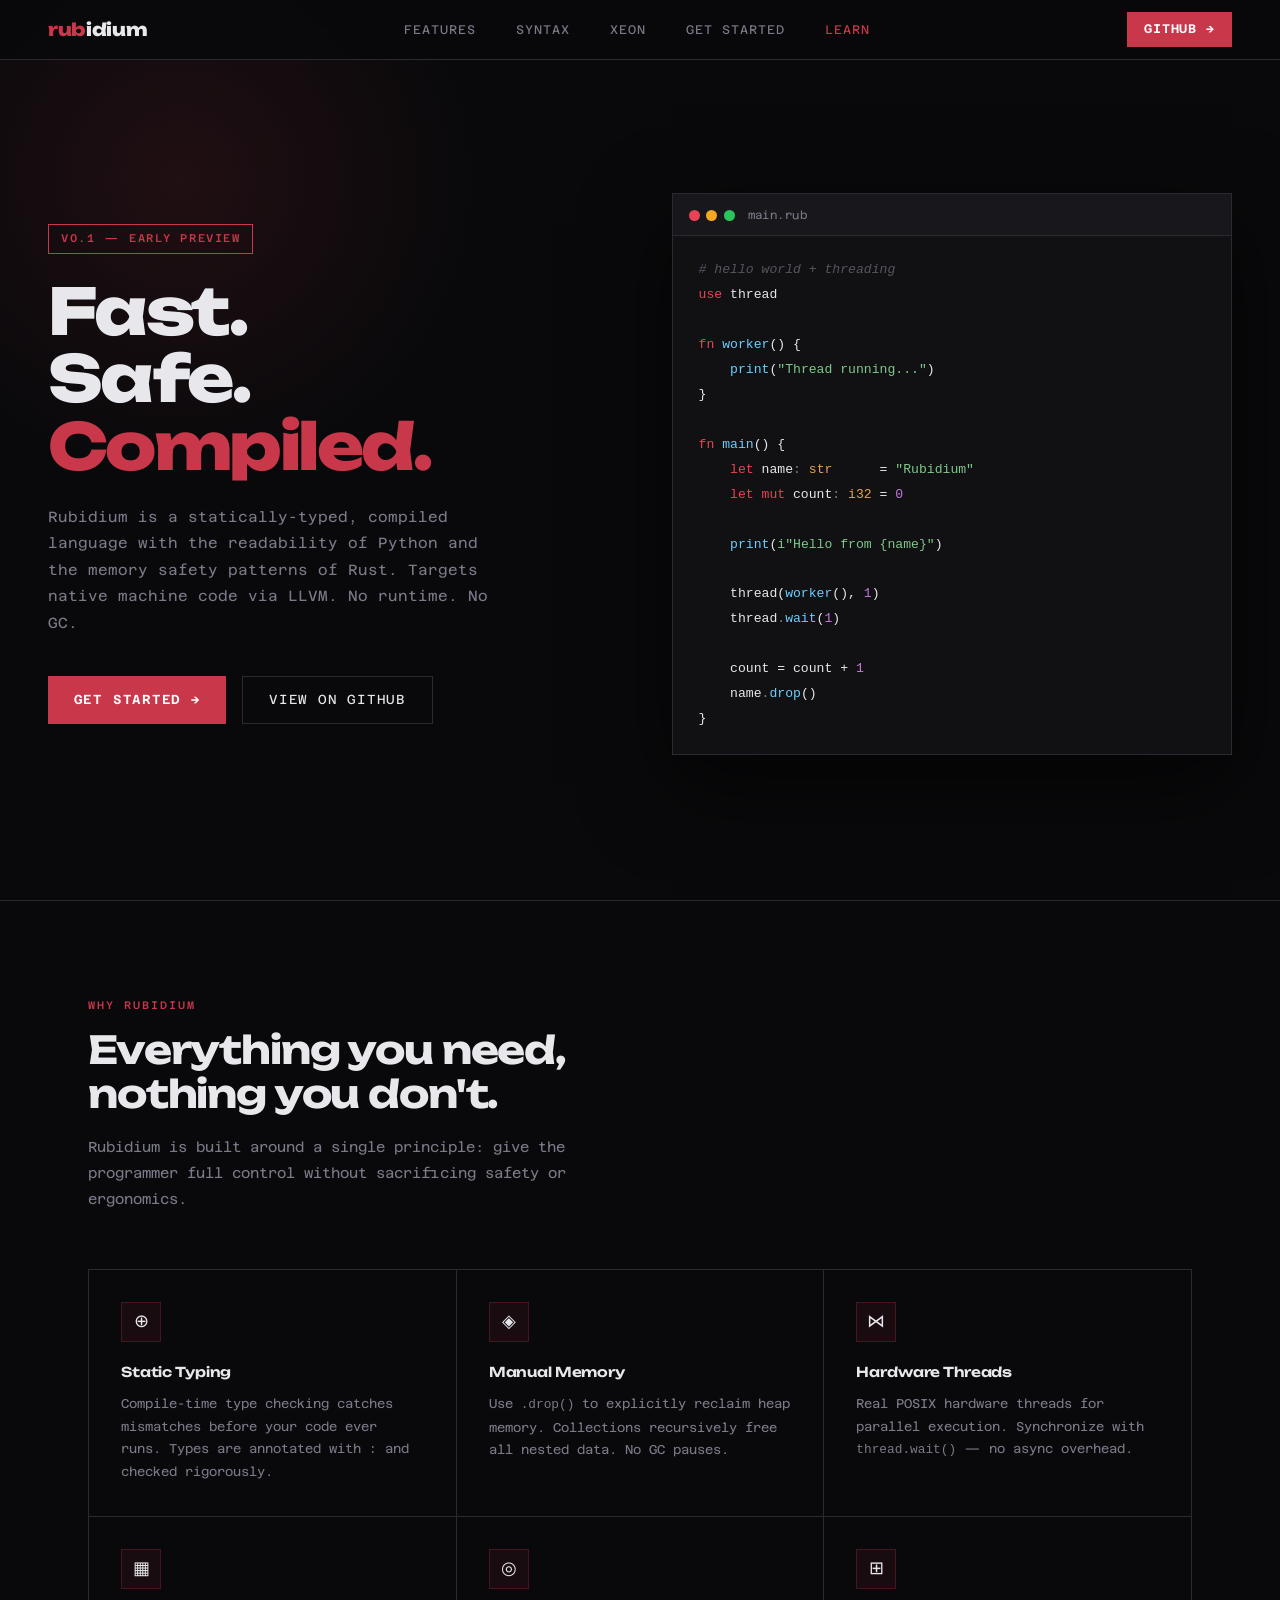
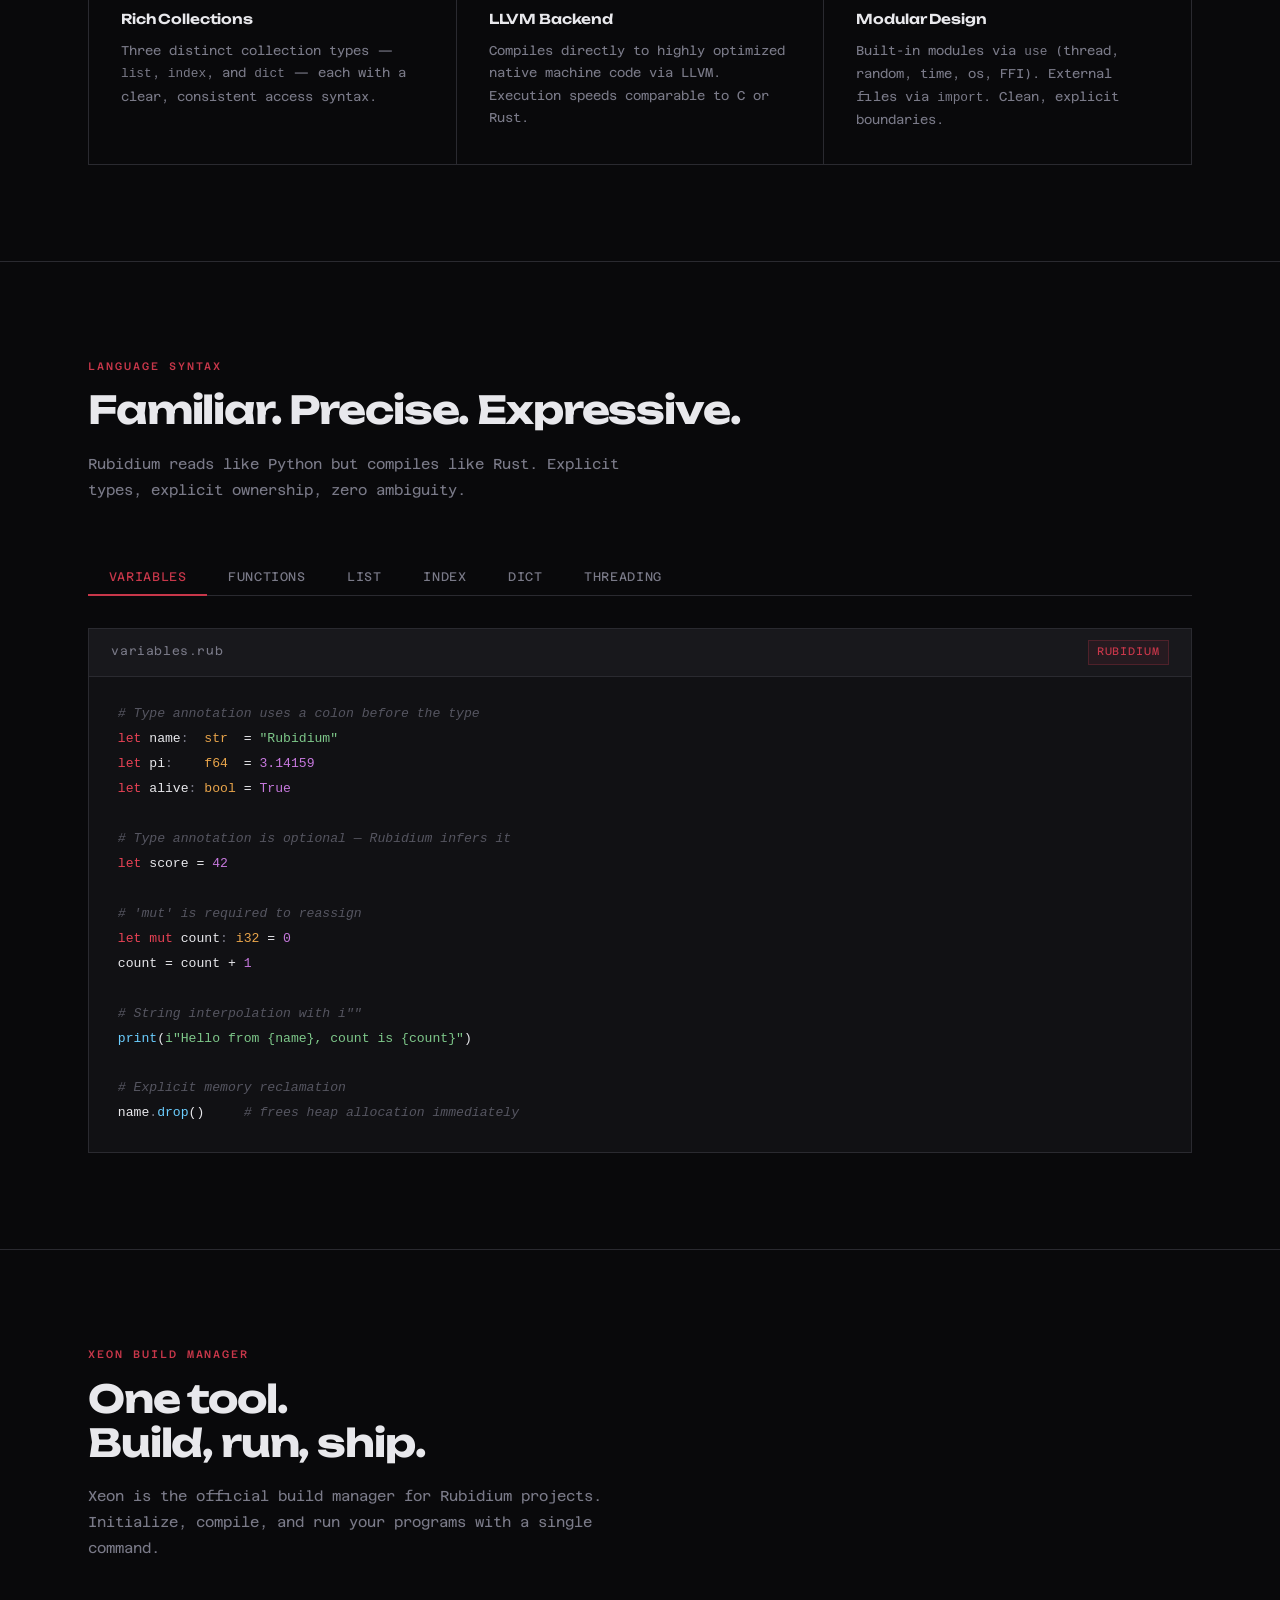
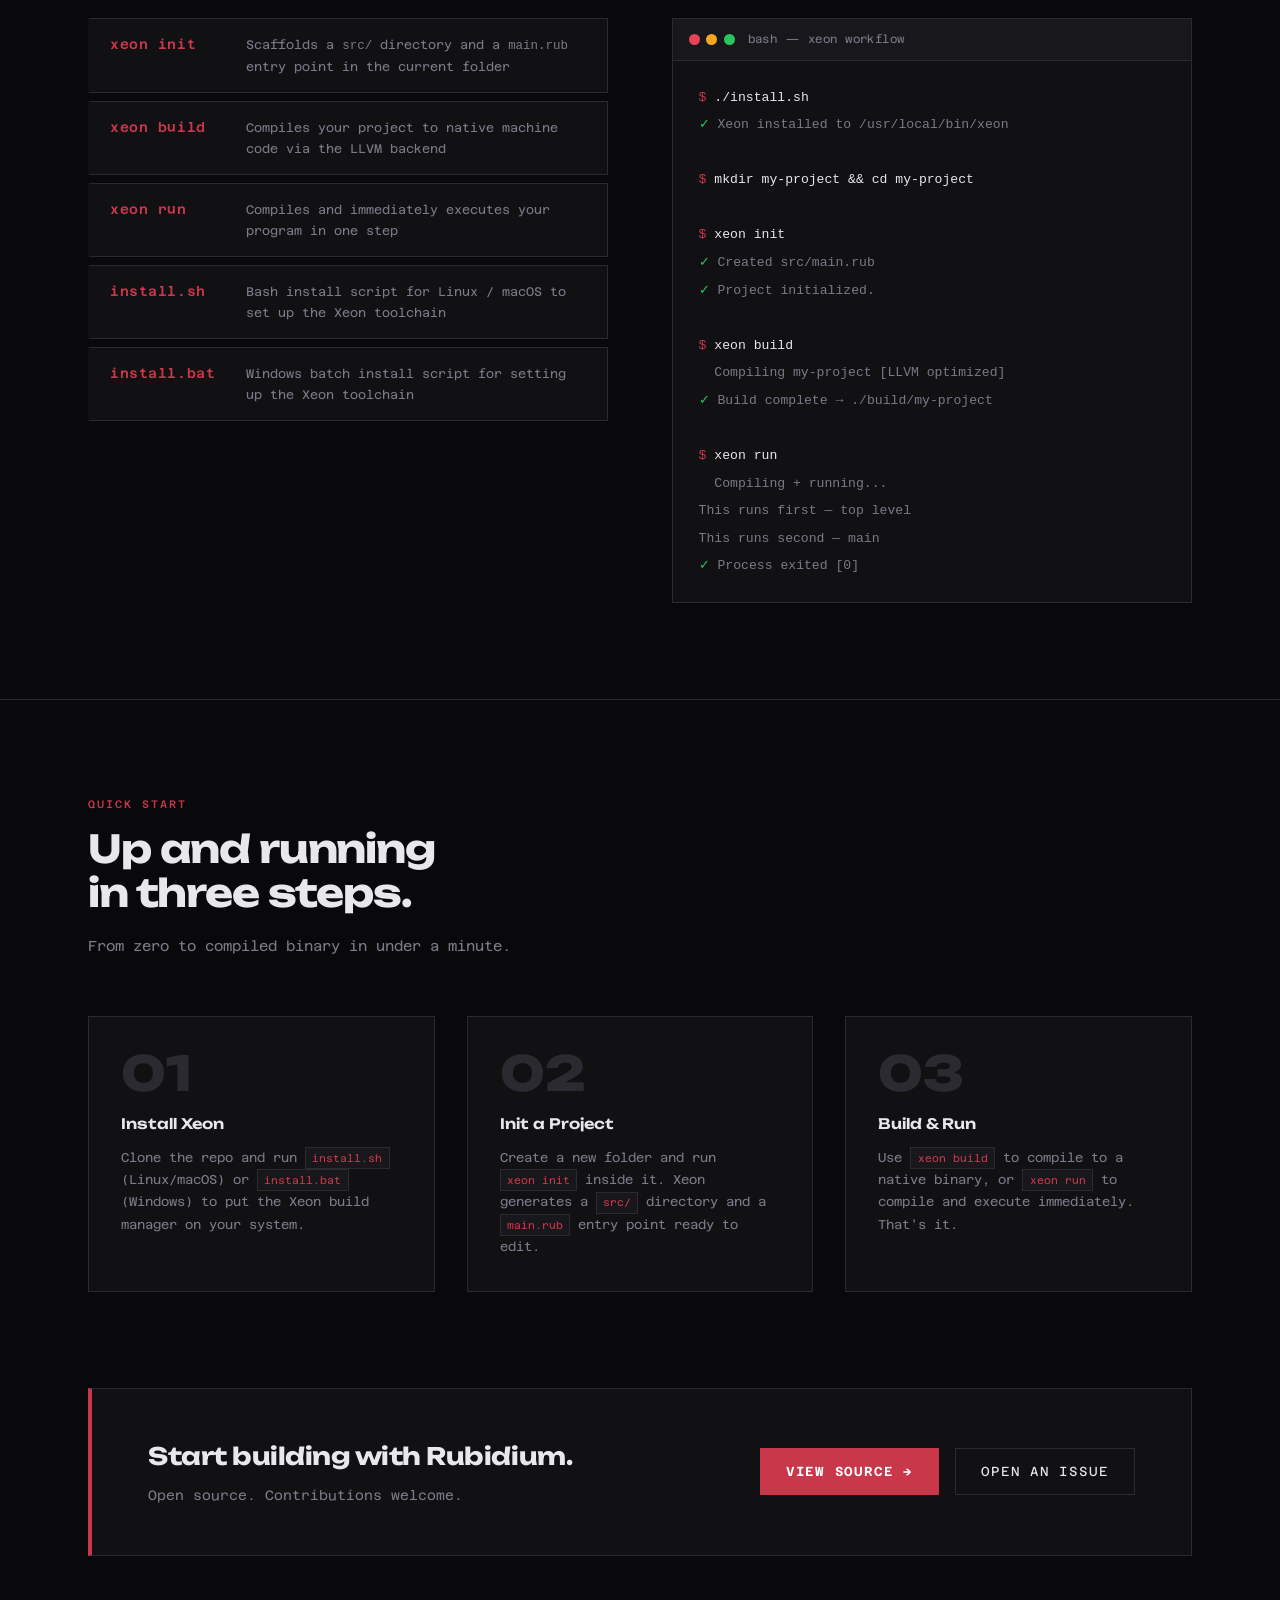
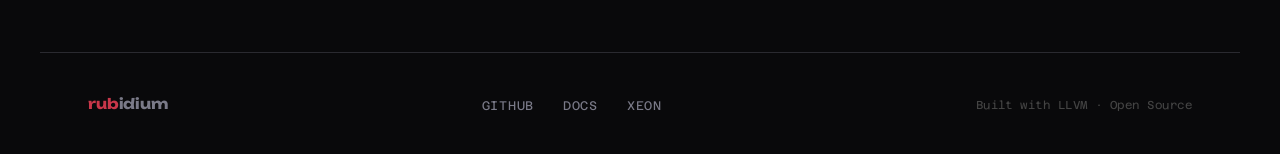
<file: rubidium.html>
<!DOCTYPE html>
<html lang="en">
<head>
<meta charset="UTF-8" />
<meta name="viewport" content="width=device-width, initial-scale=1.0" />
<title>Rubidium — High-Performance Compiled Language</title>
<link rel="preconnect" href="https://fonts.googleapis.com" />
<link href="https://fonts.googleapis.com/css2?family=Unbounded:wght@300;400;600;800&family=Azeret+Mono:wght@300;400;500;600&display=swap" rel="stylesheet" />
<style>
  :root {
    --bg:      #09090b;
    --bg2:     #111114;
    --bg3:     #18181c;
    --border:  #2a2a30;
    --rb:      #c8374a;
    --rb-hi:   #e84255;
    --rb-glow: rgba(200, 55, 74, 0.18);
    --rb-dim:  rgba(200, 55, 74, 0.08);
    --text:    #e8e8ec;
    --muted:   #7a7a88;
    --mono:    'Azeret Mono', monospace;
    --head:    'Unbounded', sans-serif;
  }

  *, *::before, *::after { box-sizing: border-box; margin: 0; padding: 0; }
  html { scroll-behavior: smooth; }
  body {
    background: var(--bg);
    color: var(--text);
    font-family: var(--mono);
    font-size: 15px;
    line-height: 1.65;
    overflow-x: hidden;
  }

  /* NAV */
  nav {
    position: fixed;
    top: 0; left: 0; right: 0;
    z-index: 100;
    display: flex;
    align-items: center;
    justify-content: space-between;
    padding: 0 3rem;
    height: 60px;
    background: rgba(9,9,11,0.88);
    backdrop-filter: blur(14px);
    border-bottom: 1px solid var(--border);
  }
  .nav-logo {
    font-family: var(--head);
    font-weight: 800;
    font-size: 1.1rem;
    letter-spacing: -0.02em;
    text-decoration: none;
  }
  .nav-logo .logo-rub    { color: var(--rb); }
  .nav-logo .logo-idium  { color: var(--text); }
  .nav-links { display: flex; gap: 2.5rem; list-style: none; }
  .nav-links a {
    color: var(--muted);
    text-decoration: none;
    font-size: 0.78rem;
    letter-spacing: 0.08em;
    text-transform: uppercase;
    transition: color 0.2s;
  }
  .nav-links a:hover { color: var(--text); }
  .nav-cta {
    display: inline-flex;
    align-items: center;
    gap: 0.5rem;
    padding: 0.45rem 1.1rem;
    background: var(--rb);
    color: #fff;
    font-family: var(--mono);
    font-size: 0.78rem;
    font-weight: 600;
    letter-spacing: 0.06em;
    text-transform: uppercase;
    text-decoration: none;
    transition: background 0.2s, transform 0.15s;
  }
  .nav-cta:hover { background: var(--rb-hi); transform: translateY(-1px); }

  /* HERO */
  .hero {
    min-height: 100vh;
    display: grid;
    grid-template-columns: 1fr 1fr;
    align-items: center;
    padding: 7rem 3rem 4rem;
    gap: 4rem;
    position: relative;
    overflow: hidden;
  }
  .hero::before {
    content: '';
    position: absolute;
    top: -120px; left: -120px;
    width: 600px; height: 600px;
    background: radial-gradient(circle, rgba(200,55,74,0.12) 0%, transparent 70%);
    pointer-events: none;
    animation: pulse 6s ease-in-out infinite alternate;
  }
  @keyframes pulse {
    from { opacity: 0.6; transform: scale(1); }
    to   { opacity: 1;   transform: scale(1.1); }
  }
  .hero-badge {
    display: inline-block;
    font-size: 0.7rem;
    font-weight: 500;
    letter-spacing: 0.14em;
    text-transform: uppercase;
    color: var(--rb);
    border: 1px solid var(--rb);
    padding: 0.3rem 0.75rem;
    margin-bottom: 1.5rem;
    animation: fadeup 0.6s ease both;
  }
  .hero-title {
    font-family: var(--head);
    font-size: clamp(2.6rem, 5vw, 4.4rem);
    font-weight: 800;
    line-height: 1.05;
    letter-spacing: -0.04em;
    margin-bottom: 1.5rem;
    animation: fadeup 0.6s 0.1s ease both;
  }
  .hero-title .accent { color: var(--rb); }
  .hero-sub {
    color: var(--muted);
    font-size: 0.92rem;
    max-width: 460px;
    line-height: 1.8;
    margin-bottom: 2.5rem;
    animation: fadeup 0.6s 0.2s ease both;
  }
  .hero-actions {
    display: flex;
    gap: 1rem;
    flex-wrap: wrap;
    animation: fadeup 0.6s 0.3s ease both;
  }

  /* BUTTONS */
  .btn-primary {
    display: inline-flex;
    align-items: center;
    gap: 0.5rem;
    padding: 0.75rem 1.6rem;
    background: var(--rb);
    color: #fff;
    font-family: var(--mono);
    font-size: 0.82rem;
    font-weight: 600;
    letter-spacing: 0.06em;
    text-transform: uppercase;
    text-decoration: none;
    transition: background 0.2s, transform 0.15s, box-shadow 0.2s;
  }
  .btn-primary:hover { background: var(--rb-hi); transform: translateY(-2px); box-shadow: 0 8px 30px rgba(200,55,74,0.35); }
  .btn-ghost {
    display: inline-flex;
    align-items: center;
    gap: 0.5rem;
    padding: 0.75rem 1.6rem;
    background: transparent;
    color: var(--text);
    font-family: var(--mono);
    font-size: 0.82rem;
    font-weight: 400;
    letter-spacing: 0.06em;
    text-transform: uppercase;
    text-decoration: none;
    border: 1px solid var(--border);
    transition: border-color 0.2s;
  }
  .btn-ghost:hover { border-color: var(--muted); }

  /* TERMINAL */
  .terminal {
    background: var(--bg2);
    border: 1px solid var(--border);
    overflow: hidden;
    box-shadow: 0 30px 80px rgba(0,0,0,0.6);
    animation: fadeup 0.7s 0.2s ease both;
  }
  .term-bar {
    display: flex;
    align-items: center;
    gap: 0.4rem;
    padding: 0.7rem 1rem;
    background: var(--bg3);
    border-bottom: 1px solid var(--border);
  }
  .dot { width: 11px; height: 11px; border-radius: 50%; }
  .dot-r { background: #e84255; }
  .dot-y { background: #f5a623; }
  .dot-g { background: #29c55c; }
  .term-title { margin-left: 0.4rem; font-size: 0.72rem; color: var(--muted); letter-spacing: 0.04em; }
  .term-body { padding: 1.4rem 1.6rem; font-size: 0.82rem; line-height: 1.9; overflow-x: auto; }
  .term-body pre { white-space: pre; }

  /* SYNTAX COLOURS */
  .kw  { color: #e84255; }
  .ty  { color: #e8a44a; }
  .fn  { color: #6bceff; }
  .str { color: #7ec88a; }
  .cm  { color: #555560; font-style: italic; }
  .nb  { color: #c678dd; }
  .op  { color: var(--muted); }
  .istr { color: #7ec88a; }
  .ivar { color: #e8a44a; }

  @keyframes fadeup {
    from { opacity: 0; transform: translateY(18px); }
    to   { opacity: 1; transform: translateY(0); }
  }

  /* SECTION TEMPLATE */
  section { padding: 6rem 3rem; max-width: 1200px; margin: 0 auto; }
  .section-label {
    font-size: 0.68rem;
    font-weight: 500;
    letter-spacing: 0.18em;
    text-transform: uppercase;
    color: var(--rb);
    margin-bottom: 0.8rem;
  }
  .section-title {
    font-family: var(--head);
    font-size: clamp(1.8rem, 3vw, 2.8rem);
    font-weight: 700;
    letter-spacing: -0.03em;
    line-height: 1.15;
    margin-bottom: 1.2rem;
  }
  .section-desc {
    color: var(--muted);
    max-width: 560px;
    font-size: 0.9rem;
    line-height: 1.8;
    margin-bottom: 3.5rem;
  }
  .divider { border: none; border-top: 1px solid var(--border); margin: 0; }

  /* FEATURES */
  .features-grid {
    display: grid;
    grid-template-columns: repeat(3, 1fr);
    gap: 1px;
    background: var(--border);
    border: 1px solid var(--border);
  }
  .feat-card {
    background: var(--bg);
    padding: 2rem;
    position: relative;
    overflow: hidden;
    transition: background 0.2s;
  }
  .feat-card::after {
    content: '';
    position: absolute;
    bottom: 0; left: 0; right: 0;
    height: 2px;
    background: var(--rb);
    transform: scaleX(0);
    transform-origin: left;
    transition: transform 0.3s ease;
  }
  .feat-card:hover { background: var(--bg2); }
  .feat-card:hover::after { transform: scaleX(1); }
  .feat-icon {
    width: 40px; height: 40px;
    display: flex;
    align-items: center;
    justify-content: center;
    background: var(--rb-dim);
    border: 1px solid rgba(200,55,74,0.25);
    margin-bottom: 1.2rem;
    font-size: 1.1rem;
  }
  .feat-name {
    font-family: var(--head);
    font-size: 0.85rem;
    font-weight: 600;
    letter-spacing: -0.01em;
    margin-bottom: 0.6rem;
  }
  .feat-desc { font-size: 0.8rem; color: var(--muted); line-height: 1.75; }

  /* TABS / CODE PANELS */
  .syntax-section { max-width: 1200px; margin: 0 auto; padding: 6rem 3rem; }
  .tabs {
    display: flex;
    gap: 0;
    border-bottom: 1px solid var(--border);
    margin-bottom: 2rem;
    flex-wrap: wrap;
  }
  .tab {
    padding: 0.6rem 1.3rem;
    font-family: var(--mono);
    font-size: 0.78rem;
    letter-spacing: 0.05em;
    color: var(--muted);
    cursor: pointer;
    border: none;
    background: transparent;
    border-bottom: 2px solid transparent;
    margin-bottom: -1px;
    transition: color 0.2s, border-color 0.2s;
    text-transform: uppercase;
  }
  .tab.active { color: var(--rb); border-bottom-color: var(--rb); }
  .tab:hover:not(.active) { color: var(--text); }
  .code-panel { display: none; background: var(--bg2); border: 1px solid var(--border); }
  .code-panel.active { display: block; }
  .code-panel-header {
    display: flex;
    align-items: center;
    justify-content: space-between;
    padding: 0.7rem 1.4rem;
    background: var(--bg3);
    border-bottom: 1px solid var(--border);
  }
  .code-filename { font-size: 0.75rem; color: var(--muted); letter-spacing: 0.05em; }
  .code-lang {
    font-size: 0.68rem;
    background: var(--rb-dim);
    color: var(--rb);
    border: 1px solid rgba(200,55,74,0.25);
    padding: 0.15rem 0.5rem;
    letter-spacing: 0.08em;
    text-transform: uppercase;
  }
  .code-body { padding: 1.6rem 1.8rem; font-size: 0.82rem; line-height: 1.9; overflow-x: auto; }
  .code-body pre { white-space: pre; }

  /* XEON SECTION */
  .xeon-section { max-width: 1200px; margin: 0 auto; padding: 6rem 3rem; }
  .xeon-wrap { display: grid; grid-template-columns: 1fr 1fr; gap: 4rem; align-items: start; }
  .xeon-commands { display: flex; flex-direction: column; gap: 0.5rem; }
  .cmd-row {
    display: flex;
    align-items: baseline;
    gap: 1rem;
    padding: 0.9rem 1.2rem;
    background: var(--bg2);
    border: 1px solid var(--border);
    border-left: 3px solid transparent;
    transition: border-left-color 0.2s, background 0.2s;
  }
  .cmd-row:hover { border-left-color: var(--rb); background: var(--bg3); }
  .cmd-name { color: var(--rb); font-weight: 600; font-size: 0.85rem; min-width: 120px; letter-spacing: 0.04em; }
  .cmd-desc { color: var(--muted); font-size: 0.78rem; }
  .xeon-terminal { background: var(--bg2); border: 1px solid var(--border); overflow: hidden; }
  .xeon-term-body { padding: 1.4rem 1.6rem; font-size: 0.82rem; line-height: 2.1; }
  .prompt  { color: var(--rb); }
  .cmd-text { color: var(--text); }
  .out-text { color: var(--muted); }
  .success  { color: #29c55c; }

  /* GET STARTED */
  .start-section { max-width: 1200px; margin: 0 auto; padding: 6rem 3rem; }
  .steps { display: grid; grid-template-columns: repeat(3, 1fr); gap: 2rem; }
  .step { padding: 2rem; background: var(--bg2); border: 1px solid var(--border); }
  .step-num { font-family: var(--head); font-size: 3rem; font-weight: 800; color: var(--border); line-height: 1; margin-bottom: 1rem; }
  .step-title { font-family: var(--head); font-size: 0.9rem; font-weight: 600; margin-bottom: 0.6rem; }
  .step-desc { font-size: 0.8rem; color: var(--muted); line-height: 1.75; }
  .inline-code {
    display: inline-block;
    background: var(--bg3);
    border: 1px solid var(--border);
    color: var(--rb);
    padding: 0.05rem 0.4rem;
    font-size: 0.82em;
  }

  /* CTA */
  .cta-wrap { max-width: 1200px; margin: 0 auto; padding: 0 3rem 6rem; }
  .cta-banner {
    background: var(--bg2);
    border: 1px solid var(--border);
    border-left: 4px solid var(--rb);
    padding: 3rem 3.5rem;
    display: flex;
    align-items: center;
    justify-content: space-between;
    gap: 2rem;
  }
  .cta-banner-title { font-family: var(--head); font-size: 1.5rem; font-weight: 700; letter-spacing: -0.02em; margin-bottom: 0.5rem; }
  .cta-banner-sub { color: var(--muted); font-size: 0.85rem; }

  /* FOOTER */
  footer {
    border-top: 1px solid var(--border);
    padding: 2.5rem 3rem;
    display: flex;
    align-items: center;
    justify-content: space-between;
    max-width: 1200px;
    margin: 0 auto;
  }
  .footer-brand { font-family: var(--head); font-size: 0.9rem; font-weight: 700; letter-spacing: -0.01em; }
  .footer-brand .logo-rub   { color: var(--rb); }
  .footer-brand .logo-idium { color: var(--muted); }
  .footer-links { display: flex; gap: 1.8rem; list-style: none; }
  .footer-links a { color: var(--muted); text-decoration: none; font-size: 0.78rem; letter-spacing: 0.06em; text-transform: uppercase; transition: color 0.2s; }
  .footer-links a:hover { color: var(--text); }
  .footer-copy { font-size: 0.72rem; color: #444; letter-spacing: 0.04em; }

  /* SCROLL REVEAL */
  .reveal { opacity: 0; transform: translateY(24px); transition: opacity 0.55s ease, transform 0.55s ease; }
  .reveal.visible { opacity: 1; transform: translateY(0); }

  /* RESPONSIVE */
  @media (max-width: 900px) {
    .hero { grid-template-columns: 1fr; padding-top: 6rem; }
    .features-grid { grid-template-columns: 1fr 1fr; }
    .steps { grid-template-columns: 1fr; }
    .xeon-wrap { grid-template-columns: 1fr; }
    .cta-banner { flex-direction: column; align-items: flex-start; }
    nav { padding: 0 1.5rem; }
    .nav-links { display: none; }
    section, .syntax-section, .xeon-section, .start-section { padding: 4rem 1.5rem; }
  }
  @media (max-width: 600px) {
    .features-grid { grid-template-columns: 1fr; }
  }
</style>
</head>
<body>

<!-- NAV -->
<nav>
  <a class="nav-logo" href="#">
    <span class="logo-rub">rub</span><span class="logo-idium">idium</span>
  </a>
  <ul class="nav-links">
    <li><a href="#features">Features</a></li>
    <li><a href="#syntax">Syntax</a></li>
    <li><a href="#xeon">Xeon</a></li>
    <li><a href="#start">Get Started</a></li>
    <li><a href="learn.html" style="color:var(--rb);">Learn</a></li>
  </ul>
  <a class="nav-cta" href="https://github.com/TomDexterYoutube/Rubidium" target="_blank">GitHub →</a>
</nav>

<!-- HERO -->
<div class="hero">
  <div class="hero-left">
    <div class="hero-badge">v0.1 — Early Preview</div>
    <h1 class="hero-title">
      Fast.<br>Safe.<br><span class="accent">Compiled.</span>
    </h1>
    <p class="hero-sub">
      Rubidium is a statically-typed, compiled language with the readability
      of Python and the memory safety patterns of Rust.
      Targets native machine code via LLVM. No runtime. No GC.
    </p>
    <div class="hero-actions">
      <a class="btn-primary" href="#start">Get Started →</a>
      <a class="btn-ghost" href="https://github.com/TomDexterYoutube/Rubidium" target="_blank">View on GitHub</a>
    </div>
  </div>
  <div class="hero-right">
    <div class="terminal">
      <div class="term-bar">
        <span class="dot dot-r"></span>
        <span class="dot dot-y"></span>
        <span class="dot dot-g"></span>
        <span class="term-title">main.rub</span>
      </div>
      <div class="term-body">
<pre><span class="cm"># hello world + threading</span>
<span class="kw">use</span> thread

<span class="kw">fn</span> <span class="fn">worker</span>() {
    <span class="fn">print</span>(<span class="str">"Thread running..."</span>)
}

<span class="kw">fn</span> <span class="fn">main</span>() {
    <span class="kw">let</span> name<span class="op">:</span> <span class="ty">str</span>      = <span class="str">"Rubidium"</span>
    <span class="kw">let mut</span> count<span class="op">:</span> <span class="ty">i32</span> = <span class="nb">0</span>

    <span class="fn">print</span>(<span class="str">i"Hello from {name}"</span>)

    thread(<span class="fn">worker</span>(), <span class="nb">1</span>)
    thread<span class="op">.</span><span class="fn">wait</span>(<span class="nb">1</span>)

    count = count + <span class="nb">1</span>
    name<span class="op">.</span><span class="fn">drop</span>()
}</pre>
      </div>
    </div>
  </div>
</div>

<hr class="divider" />

<!-- FEATURES -->
<section id="features">
  <div class="section-label">Why Rubidium</div>
  <h2 class="section-title">Everything you need,<br>nothing you don't.</h2>
  <p class="section-desc">
    Rubidium is built around a single principle: give the programmer full control
    without sacrificing safety or ergonomics.
  </p>
  <div class="features-grid reveal">
    <div class="feat-card">
      <div class="feat-icon">⊕</div>
      <div class="feat-name">Static Typing</div>
      <div class="feat-desc">Compile-time type checking catches mismatches before your code ever runs. Types are annotated with <code>:</code> and checked rigorously.</div>
    </div>
    <div class="feat-card">
      <div class="feat-icon">◈</div>
      <div class="feat-name">Manual Memory</div>
      <div class="feat-desc">Use <code>.drop()</code> to explicitly reclaim heap memory. Collections recursively free all nested data. No GC pauses.</div>
    </div>
    <div class="feat-card">
      <div class="feat-icon">⋈</div>
      <div class="feat-name">Hardware Threads</div>
      <div class="feat-desc">Real POSIX hardware threads for parallel execution. Synchronize with <code>thread.wait()</code> — no async overhead.</div>
    </div>
    <div class="feat-card">
      <div class="feat-icon">▦</div>
      <div class="feat-name">Rich Collections</div>
      <div class="feat-desc">Three distinct collection types — <code>list</code>, <code>index</code>, and <code>dict</code> — each with a clear, consistent access syntax.</div>
    </div>
    <div class="feat-card">
      <div class="feat-icon">◎</div>
      <div class="feat-name">LLVM Backend</div>
      <div class="feat-desc">Compiles directly to highly optimized native machine code via LLVM. Execution speeds comparable to C or Rust.</div>
    </div>
    <div class="feat-card">
      <div class="feat-icon">⊞</div>
      <div class="feat-name">Modular Design</div>
      <div class="feat-desc">Built-in modules via <code>use</code> (thread, random, time, os, FFI). External files via <code>import</code>. Clean, explicit boundaries.</div>
    </div>
  </div>
</section>

<hr class="divider" />

<!-- SYNTAX -->
<div class="syntax-section" id="syntax">
  <div class="section-label">Language Syntax</div>
  <h2 class="section-title">Familiar. Precise. Expressive.</h2>
  <p class="section-desc">
    Rubidium reads like Python but compiles like Rust.
    Explicit types, explicit ownership, zero ambiguity.
  </p>

  <div class="tabs reveal">
    <button class="tab active" onclick="switchTab(this,'tab-vars')">Variables</button>
    <button class="tab" onclick="switchTab(this,'tab-fns')">Functions</button>
    <button class="tab" onclick="switchTab(this,'tab-list')">List</button>
    <button class="tab" onclick="switchTab(this,'tab-index')">Index</button>
    <button class="tab" onclick="switchTab(this,'tab-dict')">Dict</button>
    <button class="tab" onclick="switchTab(this,'tab-threads')">Threading</button>
  </div>

  <!-- Variables -->
  <div id="tab-vars" class="code-panel active reveal">
    <div class="code-panel-header">
      <span class="code-filename">variables.rub</span>
      <span class="code-lang">Rubidium</span>
    </div>
    <div class="code-body">
<pre><span class="cm"># Type annotation uses a colon before the type</span>
<span class="kw">let</span> name<span class="op">:</span>  <span class="ty">str</span>  = <span class="str">"Rubidium"</span>
<span class="kw">let</span> pi<span class="op">:</span>    <span class="ty">f64</span>  = <span class="nb">3.14159</span>
<span class="kw">let</span> alive<span class="op">:</span> <span class="ty">bool</span> = <span class="nb">True</span>

<span class="cm"># Type annotation is optional — Rubidium infers it</span>
<span class="kw">let</span> score = <span class="nb">42</span>

<span class="cm"># 'mut' is required to reassign</span>
<span class="kw">let mut</span> count<span class="op">:</span> <span class="ty">i32</span> = <span class="nb">0</span>
count = count + <span class="nb">1</span>

<span class="cm"># String interpolation with i""</span>
<span class="fn">print</span>(<span class="str">i"Hello from {name}, count is {count}"</span>)

<span class="cm"># Explicit memory reclamation</span>
name<span class="op">.</span><span class="fn">drop</span>()     <span class="cm"># frees heap allocation immediately</span></pre>
    </div>
  </div>

  <!-- Functions -->
  <div id="tab-fns" class="code-panel reveal">
    <div class="code-panel-header">
      <span class="code-filename">functions.rub</span>
      <span class="code-lang">Rubidium</span>
    </div>
    <div class="code-body">
<pre><span class="cm"># Typed parameters, typed return value</span>
<span class="kw">fn</span> <span class="fn">add</span>(a<span class="op">:</span> <span class="ty">i32</span>, b<span class="op">:</span> <span class="ty">i32</span>) -> <span class="ty">i32</span> {
    <span class="kw">return</span> a + b
}

<span class="cm"># No return value needed</span>
<span class="kw">fn</span> <span class="fn">greet</span>(name<span class="op">:</span> <span class="ty">str</span>) {
    <span class="fn">print</span>(<span class="str">i"Hello, {name}!"</span>)
}

<span class="cm"># Functions create an isolated scope —</span>
<span class="cm"># variables inside are NOT in the global pool</span>
<span class="kw">fn</span> <span class="fn">main</span>() {
    <span class="kw">let</span> result<span class="op">:</span> <span class="ty">i32</span> = <span class="fn">add</span>(<span class="nb">10</span>, <span class="nb">32</span>)
    <span class="fn">print</span>(result)      <span class="cm"># 42</span>
    <span class="fn">greet</span>(<span class="str">"world"</span>)
}</pre>
    </div>
  </div>

  <!-- List -->
  <div id="tab-list" class="code-panel reveal">
    <div class="code-panel-header">
      <span class="code-filename">list.rub</span>
      <span class="code-lang">Rubidium</span>
    </div>
    <div class="code-body">
<pre><span class="cm"># list — ordered sequence, zero-indexed</span>
<span class="cm"># requires 'mut' to modify</span>
<span class="kw">let mut</span> items<span class="op">:</span> <span class="ty">list</span> = [<span class="str">"hello"</span>, <span class="nb">2.5</span>, <span class="nb">True</span>]

<span class="cm"># Access by index</span>
<span class="fn">print</span>(items(<span class="nb">0</span>))          <span class="cm"># hello</span>

<span class="cm"># Mutate an item in place with .set()</span>
items(<span class="nb">0</span>)<span class="op">.</span><span class="fn">set</span>(<span class="str">"changed"</span>)
<span class="fn">print</span>(items(<span class="nb">0</span>))          <span class="cm"># changed</span>

<span class="cm"># Append a new item with .add()</span>
items()<span class="op">.</span><span class="fn">add</span>(<span class="str">"new_item"</span>)

<span class="cm"># Assignments are deep copies —</span>
<span class="cm"># modifying 'b' does NOT affect 'a'</span>
<span class="kw">let mut</span> a<span class="op">:</span> <span class="ty">list</span> = [<span class="nb">1</span>, <span class="nb">2</span>, <span class="nb">3</span>]
<span class="kw">let mut</span> b = a
b(<span class="nb">0</span>)<span class="op">.</span><span class="fn">set</span>(<span class="nb">999</span>)
<span class="fn">print</span>(a)                  <span class="cm"># [1, 2, 3]</span>
<span class="fn">print</span>(b)                  <span class="cm"># [999, 2, 3]</span></pre>
    </div>
  </div>

  <!-- Index -->
  <div id="tab-index" class="code-panel reveal">
    <div class="code-panel-header">
      <span class="code-filename">index.rub</span>
      <span class="code-lang">Rubidium</span>
    </div>
    <div class="code-body">
<pre><span class="cm"># index — flat key→value map</span>
<span class="cm"># keys and values can be any type</span>
<span class="cm"># uses square brackets with colon separator</span>
<span class="kw">let mut</span> my_index<span class="op">:</span> <span class="ty">index</span> = [
    <span class="str">"name"</span><span class="op">:</span> <span class="str">"Rubidium"</span>,
    <span class="nb">1</span><span class="op">:</span>      <span class="str">"one"</span>,
    <span class="nb">2.5</span><span class="op">:</span>    <span class="str">"float key"</span>
]

<span class="cm"># Access by key</span>
<span class="fn">print</span>(my_index(<span class="str">"name"</span>))       <span class="cm"># Rubidium</span>

<span class="cm"># Mutate a value with .set()</span>
my_index(<span class="str">"name"</span>)<span class="op">.</span><span class="fn">set</span>(<span class="str">"updated"</span>)

<span class="cm"># Add a new key-value pair with .add()</span>
<span class="cm"># Errors if the key already exists</span>
my_index()<span class="op">.</span><span class="fn">add</span>(<span class="str">"new_key"</span>, <span class="nb">99</span>)</pre>
    </div>
  </div>

  <!-- Dict -->
  <div id="tab-dict" class="code-panel reveal">
    <div class="code-panel-header">
      <span class="code-filename">dict.rub</span>
      <span class="code-lang">Rubidium</span>
    </div>
    <div class="code-body">
<pre><span class="cm"># dict — each key holds a collection of values</span>
<span class="cm"># uses curly braces with = separator</span>
<span class="kw">let mut</span> my_dict<span class="op">:</span> <span class="ty">dict</span> = {
    <span class="str">"scores"</span> = [<span class="nb">10</span>, <span class="nb">20</span>, <span class="nb">30</span>],
    <span class="str">"names"</span>  = [<span class="str">"alice"</span>, <span class="str">"bob"</span>]
}

<span class="cm"># Access: dict(key, index)</span>
<span class="fn">print</span>(my_dict(<span class="str">"scores"</span>, <span class="nb">1</span>))      <span class="cm"># 20</span>

<span class="cm"># Mutate a value with .set()</span>
my_dict(<span class="str">"scores"</span>, <span class="nb">1</span>)<span class="op">.</span><span class="fn">set</span>(<span class="nb">999</span>)

<span class="cm"># Append to an existing key's collection</span>
my_dict(<span class="str">"scores"</span>)<span class="op">.</span><span class="fn">add</span>(<span class="nb">40</span>)

<span class="cm"># Add a brand-new top-level key (value starts as Null)</span>
my_dict()<span class="op">.</span><span class="fn">add</span>(<span class="str">"new_key"</span>)

<span class="cm"># Iterate — yields keys, not values</span>
<span class="kw">for</span> key <span class="kw">in</span> my_dict {
    <span class="fn">print</span>(my_dict(key, <span class="nb">0</span>))
}</pre>
    </div>
  </div>

  <!-- Threading -->
  <div id="tab-threads" class="code-panel reveal">
    <div class="code-panel-header">
      <span class="code-filename">threads.rub</span>
      <span class="code-lang">Rubidium</span>
    </div>
    <div class="code-body">
<pre><span class="kw">use</span> thread

<span class="kw">fn</span> <span class="fn">task_a</span>() {
    <span class="fn">print</span>(<span class="str">"Task A on hardware thread"</span>)
}

<span class="kw">fn</span> <span class="fn">task_b</span>() {
    <span class="fn">print</span>(<span class="str">"Task B on hardware thread"</span>)
}

<span class="kw">fn</span> <span class="fn">run</span>() {
    <span class="cm"># thread(fn(), id) — spawns a real POSIX thread</span>
    thread(<span class="fn">task_a</span>(), <span class="nb">1</span>)
    thread(<span class="fn">task_b</span>(), <span class="nb">2</span>)

    <span class="cm"># thread.wait() blocks until all listed IDs finish</span>
    thread<span class="op">.</span><span class="fn">wait</span>(<span class="nb">1</span>, <span class="nb">2</span>)

    <span class="cm"># Check if a thread is still running</span>
    <span class="kw">let</span> still<span class="op">:</span> <span class="ty">bool</span> = thread<span class="op">.</span><span class="fn">running</span>(<span class="nb">1</span>)
    <span class="fn">print</span>(<span class="str">i"Thread 1 still running: {still}"</span>)
}</pre>
    </div>
  </div>
</div>

<hr class="divider" />

<!-- XEON -->
<div class="xeon-section" id="xeon">
  <div class="section-label">Xeon Build Manager</div>
  <h2 class="section-title">One tool.<br>Build, run, ship.</h2>
  <p class="section-desc">
    Xeon is the official build manager for Rubidium projects.
    Initialize, compile, and run your programs with a single command.
  </p>
  <div class="xeon-wrap reveal">
    <div class="xeon-commands">
      <div class="cmd-row">
        <span class="cmd-name">xeon init</span>
        <span class="cmd-desc">Scaffolds a <code>src/</code> directory and a <code>main.rub</code> entry point in the current folder</span>
      </div>
      <div class="cmd-row">
        <span class="cmd-name">xeon build</span>
        <span class="cmd-desc">Compiles your project to native machine code via the LLVM backend</span>
      </div>
      <div class="cmd-row">
        <span class="cmd-name">xeon run</span>
        <span class="cmd-desc">Compiles and immediately executes your program in one step</span>
      </div>
      <div class="cmd-row">
        <span class="cmd-name">install.sh</span>
        <span class="cmd-desc">Bash install script for Linux / macOS to set up the Xeon toolchain</span>
      </div>
      <div class="cmd-row">
        <span class="cmd-name">install.bat</span>
        <span class="cmd-desc">Windows batch install script for setting up the Xeon toolchain</span>
      </div>
    </div>
    <div class="xeon-terminal">
      <div class="term-bar">
        <span class="dot dot-r"></span>
        <span class="dot dot-y"></span>
        <span class="dot dot-g"></span>
        <span class="term-title">bash — xeon workflow</span>
      </div>
      <div class="xeon-term-body">
<pre><span class="prompt">$</span> <span class="cmd-text">./install.sh</span>
<span class="success">✓</span> <span class="out-text">Xeon installed to /usr/local/bin/xeon</span>

<span class="prompt">$</span> <span class="cmd-text">mkdir my-project && cd my-project</span>

<span class="prompt">$</span> <span class="cmd-text">xeon init</span>
<span class="success">✓</span> <span class="out-text">Created src/main.rub</span>
<span class="success">✓</span> <span class="out-text">Project initialized.</span>

<span class="prompt">$</span> <span class="cmd-text">xeon build</span>
<span class="out-text">  Compiling my-project [LLVM optimized]</span>
<span class="success">✓</span> <span class="out-text">Build complete → ./build/my-project</span>

<span class="prompt">$</span> <span class="cmd-text">xeon run</span>
<span class="out-text">  Compiling + running...</span>
<span class="out-text">This runs first — top level</span>
<span class="out-text">This runs second — main</span>
<span class="success">✓</span> <span class="out-text">Process exited [0]</span></pre>
      </div>
    </div>
  </div>
</div>

<hr class="divider" />

<!-- GET STARTED -->
<div class="start-section" id="start">
  <div class="section-label">Quick Start</div>
  <h2 class="section-title">Up and running<br>in three steps.</h2>
  <p class="section-desc">From zero to compiled binary in under a minute.</p>
  <div class="steps reveal">
    <div class="step">
      <div class="step-num">01</div>
      <div class="step-title">Install Xeon</div>
      <div class="step-desc">
        Clone the repo and run <span class="inline-code">install.sh</span> (Linux/macOS)
        or <span class="inline-code">install.bat</span> (Windows) to put the
        Xeon build manager on your system.
      </div>
    </div>
    <div class="step">
      <div class="step-num">02</div>
      <div class="step-title">Init a Project</div>
      <div class="step-desc">
        Create a new folder and run <span class="inline-code">xeon init</span> inside it.
        Xeon generates a <span class="inline-code">src/</span> directory and a
        <span class="inline-code">main.rub</span> entry point ready to edit.
      </div>
    </div>
    <div class="step">
      <div class="step-num">03</div>
      <div class="step-title">Build &amp; Run</div>
      <div class="step-desc">
        Use <span class="inline-code">xeon build</span> to compile to a native binary,
        or <span class="inline-code">xeon run</span> to compile and execute immediately.
        That's it.
      </div>
    </div>
  </div>
</div>

<!-- CTA -->
<div class="cta-wrap">
  <div class="cta-banner reveal">
    <div>
      <div class="cta-banner-title">Start building with Rubidium.</div>
      <div class="cta-banner-sub">Open source. Contributions welcome.</div>
    </div>
    <div style="display:flex;gap:1rem;flex-wrap:wrap;">
      <a class="btn-primary" href="https://github.com/TomDexterYoutube/Rubidium" target="_blank">View Source →</a>
      <a class="btn-ghost" href="https://github.com/TomDexterYoutube/Rubidium/issues" target="_blank">Open an Issue</a>
    </div>
  </div>
</div>

<!-- FOOTER -->
<footer>
  <span class="footer-brand">
    <span class="logo-rub">rub</span><span class="logo-idium">idium</span>
  </span>
  <ul class="footer-links">
    <li><a href="https://github.com/TomDexterYoutube/Rubidium" target="_blank">GitHub</a></li>
    <li><a href="#syntax">Docs</a></li>
    <li><a href="#xeon">Xeon</a></li>
  </ul>
  <span class="footer-copy">Built with LLVM · Open Source</span>
</footer>

<script>
  function switchTab(btn, id) {
    document.querySelectorAll('.tab').forEach(t => t.classList.remove('active'));
    document.querySelectorAll('.code-panel').forEach(p => p.classList.remove('active'));
    btn.classList.add('active');
    document.getElementById(id).classList.add('active');
  }

  const observer = new IntersectionObserver((entries) => {
    entries.forEach(e => { if (e.isIntersecting) e.target.classList.add('visible'); });
  }, { threshold: 0.08 });

  document.querySelectorAll('.reveal').forEach(el => observer.observe(el));
</script>
</body>
</html>
</file>
